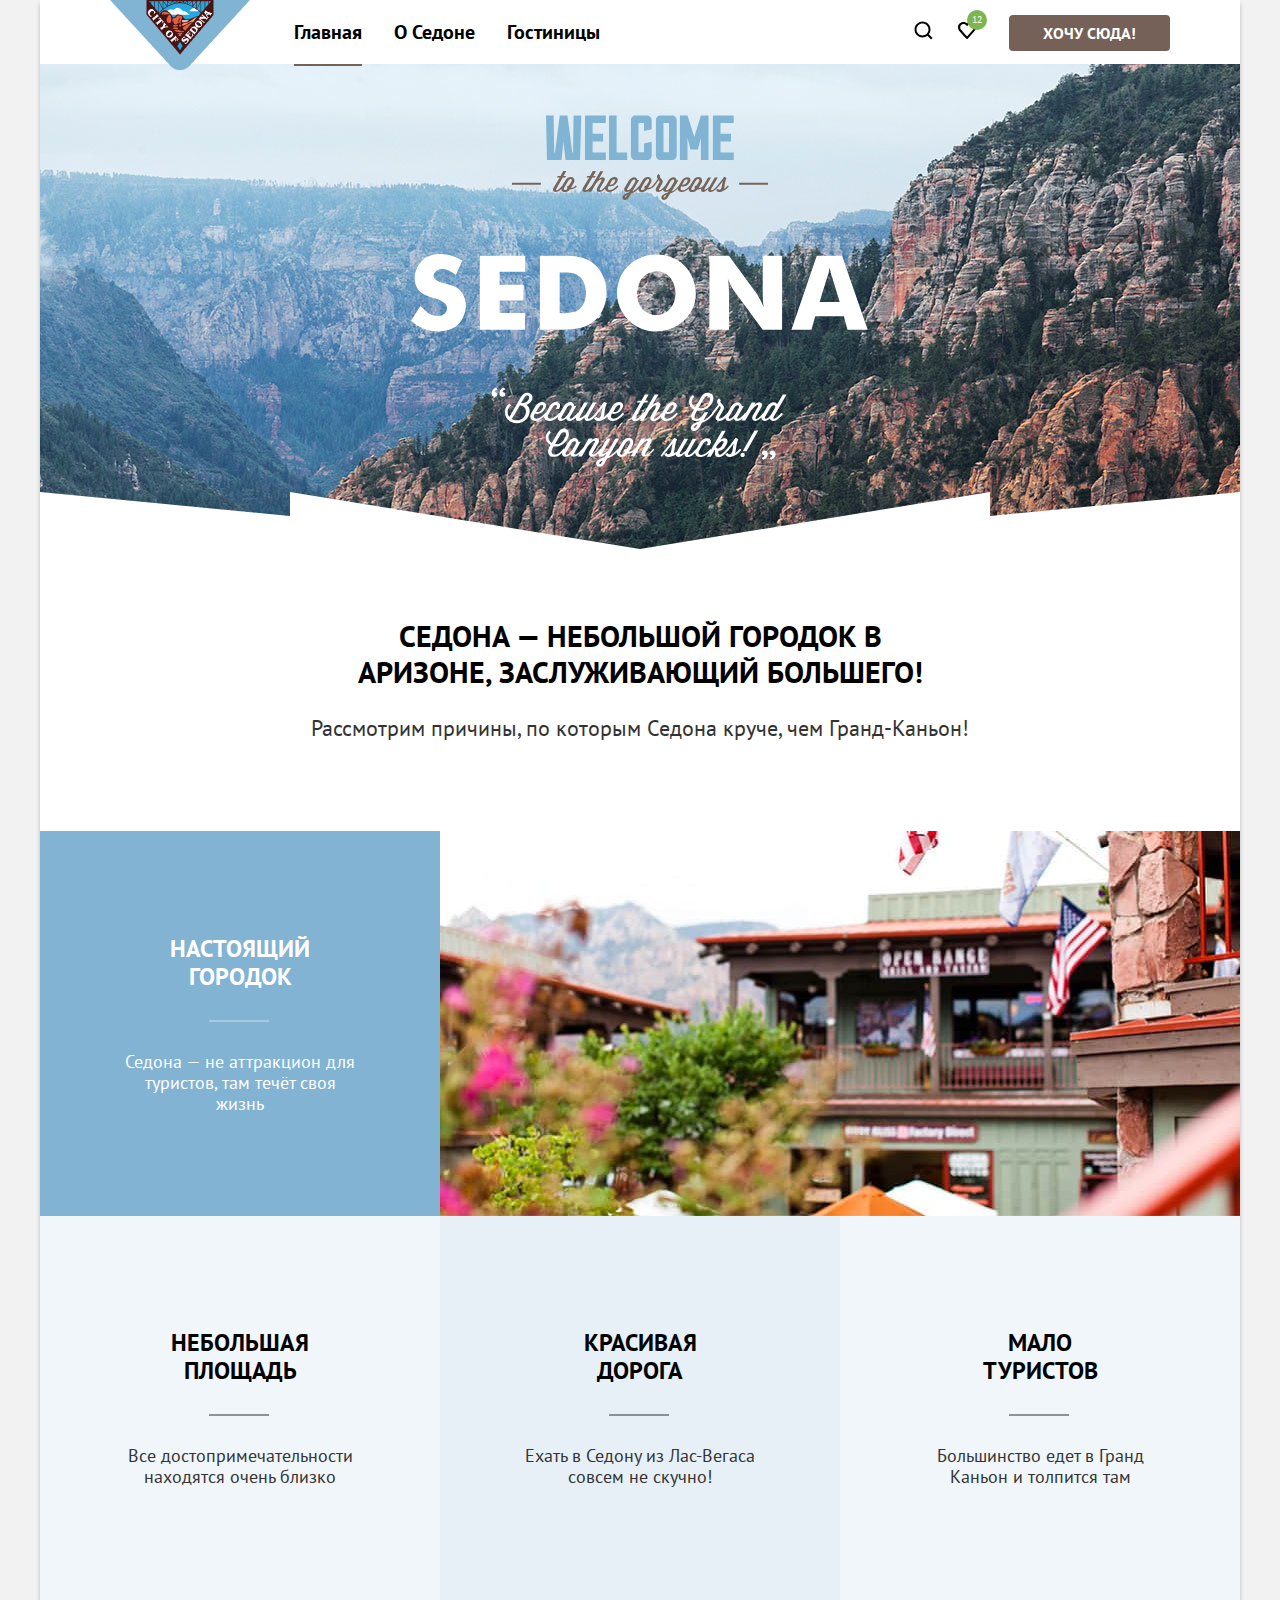
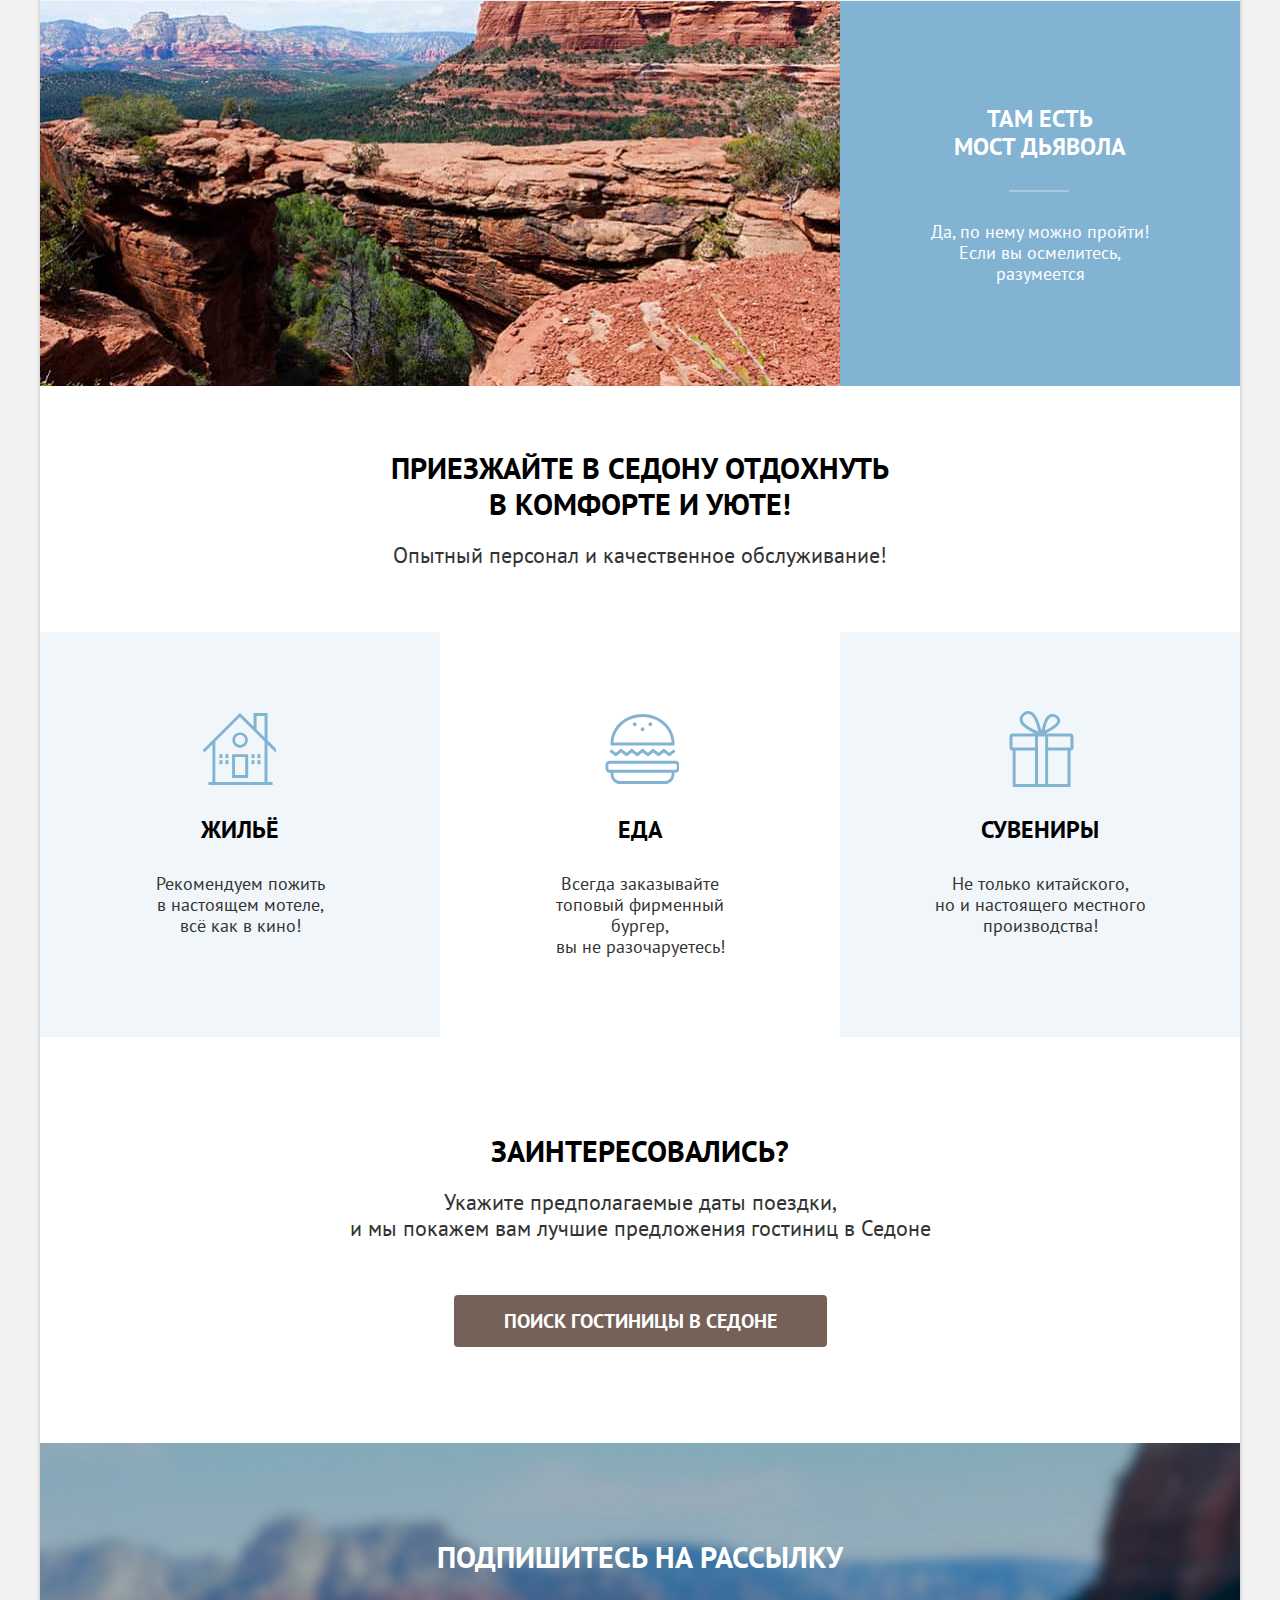
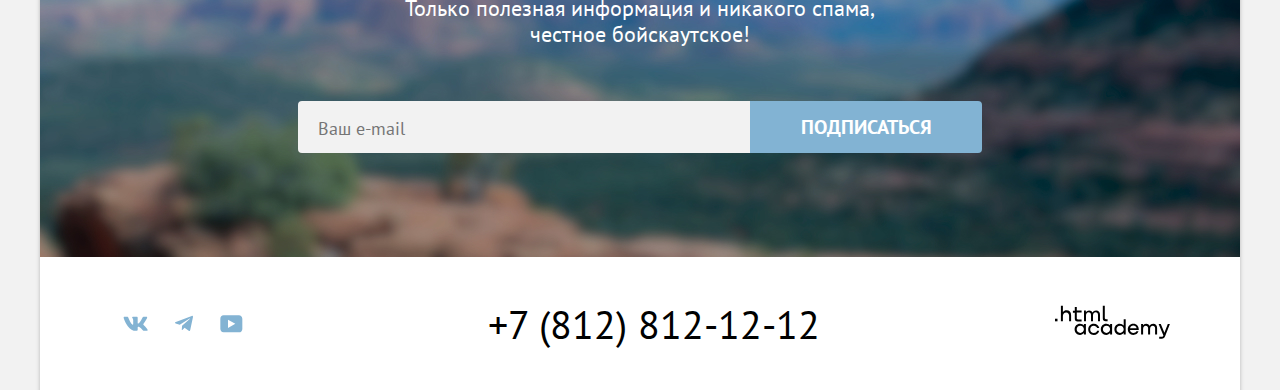
<file: index.html>
<!DOCTYPE html>
<html lang="ru">

  <head>
    <meta charset="utf-8">
    <link rel="icon" type="image/png" sizes="32x32" href="img/favicon.png">
    <link rel="stylesheet" href="css/style.css">
    <title>HTML Academy: Седона</title>
  </head>

  <body>
    <div class="container">
      <header class="main-header" data-test="header">
        <div class="header-wrapper">
          <nav class="navigation">
            <a href="index.html" class="logo-link">
              <img src="img/logo.png" alt="Логотип Седона." class="logo" width="140" height="70">
            </a>
            <ul class="nav-list">
              <li class="nav-item"><a href="index.html" class="nav-link nav-link-current">Главная</a></li>
              <li class="nav-item"><a href="#" class="nav-link">О Седоне</a></li>
              <li class="nav-item"><a href="catalog.html" class="nav-link">Гостиницы</a></li>
            </ul>
            <ul class="nav-list nav-list-user">
              <li class="nav-item">
                <a href="#" class="nav-link nav-link-search">
                  <span class="visually-hidden search">Поиск.
                  </span>
                  <svg width="20" height="20" viewBox="0 0 20 20" fill="none" xmlns="http://www.w3.org/2000/svg">
                    <path
                      d="M19.5 18.0083L15.8 14.3287C16.8 13.0359 17.5 11.3453 17.5 9.4558C17.5 5.08011 13.9 1.5 9.5 1.5C5.1 1.5 1.5 5.17956 1.5 9.55525C1.5 13.9309 5.1 17.511 9.5 17.511C11.3 17.511 13 16.9144 14.4 15.8204L18.1 19.5L19.5 18.0083ZM9.5 15.5221C6.2 15.5221 3.5 12.837 3.5 9.55525C3.5 6.27348 6.2 3.5884 9.5 3.5884C12.8 3.5884 15.5 6.27348 15.5 9.55525C15.5 12.837 12.8 15.5221 9.5 15.5221Z"
                      fill="currentColor" />
                  </svg>
                </a>
              </li>
              <li class="nav-item">
                <a href="#" class="nav-link nav-link-favorite">
                  <span class="visually-hidden favorite">Избранное.</span>
                  <svg width="20" height="20" viewBox="0 0 20 20" fill="none" xmlns="http://www.w3.org/2000/svg">
                    <path
                      d="M9.9 19C9.6 19 9.3 18.9 9.1 18.6C3.7 12.5 2.4 11.1 2.1 10.7C1.4 9.8 1 8.6 1 7.4C1 4.4 3.4 2 6.5 2C7.8 2 9 2.5 10 3.3C11 2.5 12.3 2 13.5 2C16.5 2 19 4.4 19 7.4C19 8.7 18.5 9.9 17.7 10.8L10.7 18.7C10.5 18.9 10.3 19 9.9 19ZM3.9 9.5C4.2 9.9 7.4 13.5 10 16.4L16.2 9.4C16.7 8.9 16.9 8.2 16.9 7.4C16.9 5.6 15.4 4.1 13.6 4.1C12.6 4.1 11.6 4.6 10.9 5.4C10.6 5.7 10.3 5.8 10 5.8C9.7 5.8 9.4 5.6 9.2 5.4C8.5 4.6 7.5 4.1 6.5 4.1C4.7 4.1 3.2 5.6 3.2 7.4C3.1 8.3 3.5 9 3.9 9.5C3.8 9.5 3.8 9.5 3.9 9.5Z"
                      fill="currentColor" />
                  </svg>
                  <span class="many-favorite">12</span>
                </a>
              </li>
              <li class="nav-item">
                <a href="catalog.html" class="nav-link header-btn">
                  Хочу сюда!
                </a>
              </li>
            </ul>
          </nav>
        </div>
      </header>
      <main class="main-page main-container" data-test="main">

        <section class="hero" data-test="hero">
          <h1 class="hero-title visually-hidden">добро пожаловать в великолепную Седону.</h1>
          <img class="hero-img" src="img/index/welcome.svg" alt="добро пожаловать в великолепную Седону." width="458"
            height="352">

        </section>

        <section class="advantages" data-test="advantages">
          <h2 class="about-title">Седона — небольшой городок в Аризоне,
            заслуживающий большего!</h2>
          <p class="about-subtitle">Рассмотрим причины, по которым Седона круче, чем Гранд-Каньон!</p>
          <ul class="advatages-list">
            <li class="advantages-item ai-1 ">
              <div class="advantages-grid-container">
                <h3 class="advantages-title advantages-title-white">Настоящий городок</h3>
                <p class="advantages-subtitle advantages-subtitle-white">Седона — не аттракцион для туристов, там
                  течёт
                  своя жизнь</p>
              </div>
              <img src="img/index/city.jpg" alt="Фото города Седона." class="advantages-image" width="800" height="385">
            </li>
            <li class="advantages-item ai-2">
              <div class="advantages-item-wrapper">
                <h3 class="advantages-title">Небольшая
                  площадь</h3>
                <p class="advantages-subtitle">Все достопримечательности находятся очень близко</p>
              </div>
            </li>
            <li class="advantages-item ai-3">
              <div class="advantages-item-wrapper">
                <h3 class="advantages-title">Красивая
                  дорога</h3>
                <p class="advantages-subtitle">Ехать в Седону из Лас-Вегаса совсем не скучно!</p>
              </div>
            </li>
            <li class="advantages-item ai-4">
              <div class="advantages-item-wrapper">
                <h3 class="advantages-title">Мало
                  туристов</h3>
                <p class="advantages-subtitle">Большинство едет в Гранд Каньон и толпится там</p>
              </div>
            </li>
            <li class="advantages-item ai-5 ">
              <img src="img/index/bridge.jpg" alt="Картинка моста дьявола." class="advantages-image" width="800"
                height="385">
              <div class="advantages-grid-container">
                <h3 class="advantages-title advantages-title-white">Там есть <br> мост дьявола</h3>
                <p class="advantages-subtitle advantages-subtitle-white">Да, по нему можно пройти! Если вы
                  осмелитесь, разумеется</p>
              </div>
            </li>
          </ul>
        </section>

        <section class="features" data-test="service">
          <h2 class="features-title">Приезжайте в Седону отдохнуть в комфорте и уюте!</h2>
          <p class="features-subtitle">Опытный персонал и качественное обслуживание!</p>

          <ul class="features-list">
            <li class="features-item">
              <h3 class="features-list-title features-list-title-house">Жильё</h3>
              <p class="features-text">Рекомендуем пожить <br> в настоящем мотеле, <br>
                всё как в кино!</p>
            </li>
            <li class="features-item">
              <h3 class="features-list-title features-list-title-food">Еда</h3>
              <p class="features-text">Всегда заказывайте <br>
                топовый фирменный бургер, <br> вы не разочаруетесь!</p>
            </li>
            <li class="features-item">
              <h3 class="features-list-title features-list-title-gift">Сувениры</h3>
              <p class="features-text">Не только китайского, <br>
                но и настоящего местного <br> производства!</p>
            </li>
          </ul>
        </section>

        <section class="search-section" data-test="search">
          <div class="search-section-wrapper">
            <h2 class="search-title">Заинтересовались?</h2>
            <p class="search-subtitle">Укажите предполагаемые даты поездки, <br> и мы покажем вам лучшие предложения
              гостиниц в
              Седоне</p>
            <a class="search-link" href="catalog.html">ПОИСК ГОСТИНИЦЫ В седоне</a>
          </div>
        </section>

        <section class="mailing" data-test="subscribe">
          <h2 class="mailing-title">Подпишитесь на рассылку</h2>
          <p class="mailing-subtitle">Только полезная информация и никакого спама, честное бойскаутское!</p>
          <form class="mailing-form" action="https://echo.htmlacademy.ru/" method="post">
            <label class="mailing-label">
              <input class="mailing-input" type="email" placeholder="Ваш e-mail" name="email" required>
            </label>
            <button class="mailing-button button" type="submit">Подписаться</button>
          </form>

        </section>
      </main>

      <footer class="main-footer" data-test="footer">
        <div class="main-footer-wrapper">
          <ul class="social-list">
            <li class="social-item">
              <a href="https://vk.com/htmlacademy" class="social-link">
                <span class="visually-hidden">VK.</span>
                <svg width="25" height="15" viewBox="0 0 25 15" fill="none" xmlns="http://www.w3.org/2000/svg">
                  <path fill-rule="evenodd" clip-rule="evenodd"
                    d="M24.1164 1.80445C24.2824 1.25845 24.1164 0.856445 23.3214 0.856445H20.6964C20.0284 0.856445 19.7204 1.20345 19.5534 1.58645C19.5534 1.58645 18.2184 4.78245 16.3274 6.85845C15.7154 7.46045 15.4374 7.65145 15.1034 7.65145C14.9364 7.65145 14.6854 7.46045 14.6854 6.91345V1.80445C14.6854 1.14845 14.5014 0.856445 13.9454 0.856445H9.81738C9.40038 0.856445 9.14938 1.16045 9.14938 1.44945C9.14938 2.07045 10.0954 2.21445 10.1924 3.96245V7.76045C10.1924 8.59345 10.0394 8.74444 9.70538 8.74444C8.81538 8.74444 6.65038 5.53345 5.36538 1.85945C5.11638 1.14445 4.86438 0.856445 4.19338 0.856445H1.56638C0.816382 0.856445 0.666382 1.20345 0.666382 1.58645C0.666382 2.26845 1.55638 5.65645 4.81138 10.1374C6.98138 13.1974 10.0364 14.8564 12.8194 14.8564C14.4884 14.8564 14.6944 14.4884 14.6944 13.8534V11.5404C14.6944 10.8034 14.8524 10.6564 15.3814 10.6564C15.7714 10.6564 16.4384 10.8484 17.9964 12.3234C19.7764 14.0724 20.0694 14.8564 21.0714 14.8564H23.6964C24.4464 14.8564 24.8224 14.4884 24.6064 13.7604C24.3684 13.0364 23.5184 11.9854 22.3914 10.7384C21.7794 10.0284 20.8614 9.26345 20.5824 8.88045C20.1934 8.38945 20.3044 8.17044 20.5824 7.73345C20.5824 7.73345 23.7824 3.30745 24.1154 1.80445H24.1164Z"
                    fill="#83B3D3" />
                </svg>
              </a>
            </li>
            <li class="social-item">
              <a href="https://t.me/htmlacademy" class="social-link">
                <span class="visually-hidden">Telegram.</span>
                <svg width="18" height="17" viewBox="0 0 18 17" fill="none" xmlns="http://www.w3.org/2000/svg">
                  <path
                    d="M16.785 0.955705L0.840489 7.1042C-0.247661 7.54126 -0.241365 8.14828 0.640845 8.41897L4.73445 9.69597L14.2058 3.72014C14.6537 3.44766 15.0629 3.59424 14.7265 3.89281L7.05283 10.8183H7.05103L7.05283 10.8192L6.77045 15.0387C7.18413 15.0387 7.36669 14.8489 7.59871 14.625L9.58705 12.6915L13.7229 15.7464C14.4855 16.1664 15.0332 15.9506 15.2229 15.0405L17.9379 2.2453C18.2158 1.13107 17.5126 0.626562 16.785 0.955705Z"
                    fill="#83B3D3" />
                </svg>
              </a>
            </li>
            <li class="social-item">
              <a href="https://www.youtube.com/user/htmlacademyru " class="social-link">
                <span class="visually-hidden">Youtube.</span>
                <svg width="23" height="18" viewBox="0 0 23 18" fill="none" xmlns="http://www.w3.org/2000/svg">
                  <path
                    d="M18.9402 0.356445H3.50738C1.64668 0.356445 0.333252 1.9502 0.333252 3.75645V13.8502C0.333252 15.7627 1.64668 17.3564 3.50738 17.3564H19.1591C20.8009 17.3564 22.3333 15.7627 22.3333 13.9564V3.75645C22.1143 1.9502 20.8009 0.356445 18.9402 0.356445ZM7.99494 12.8939V4.81894L15.3283 8.85645L7.99494 12.8939Z"
                    fill="#83B3D3" />
                </svg>
              </a>
            </li>
          </ul>

          <address class="tel">
            <a href="tel:+78128121212" class="number">+7 (812) 812-12-12</a>
          </address>

          <a href="https://htmlacademy.ru/" class="htmlacademy-link">
            <svg xmlns="http://www.w3.org/2000/svg" width="115" height="34" viewBox="0 0 115 34" fill="none">
              <path d="M0 13.7232V16.3232H2.5V13.7232H0Z" fill="currentColor" />
              <path
                d="M11.6 5.32324C10 5.32324 8.8 6.02324 8 7.02324H7.9V0.823242H5.9V16.3232H7.9V11.0232C7.9 8.92324 9.2 7.42324 11.2 7.42324C13 7.42324 14.1 8.82324 14.1 10.6232V16.3232H16.1V10.2232C16.2 7.22324 14.3 5.32324 11.6 5.32324Z"
                fill="currentColor" />
              <path
                d="M26.6 5.62324H21.8V1.92324H19.8V5.72324H17.9V7.72324H19.8V13.7232C19.8 15.4232 20.8 16.4232 22.5 16.4232H26.6V14.4232H22.9C22.2 14.4232 21.8 14.0232 21.8 13.3232V7.62324H26.6V5.62324Z"
                fill="currentColor" />
              <path
                d="M41.1 5.42324C39.5 5.42324 38.2 6.22324 37.6 7.52324H37.5C36.9 6.32324 35.7 5.42324 34.1 5.42324C32.7 5.42324 31.6 6.22324 31 7.22324H30.9V5.62324H29V16.2232H31V10.8232C31 8.82324 32 7.32324 33.6 7.32324C35.1 7.32324 36 8.32324 36 9.92324V16.2232H38V10.6232C38 8.22324 39.4 7.32324 40.6 7.32324C42.1 7.32324 43 8.32324 43 9.92324V16.2232H45V9.72324C45.1 7.22324 43.6 5.42324 41.1 5.42324Z"
                fill="currentColor" />
              <path
                d="M47.8 13.5232C47.8 15.2232 48.8 16.2232 50.6 16.2232H52.6V14.2232H50.9C50.2 14.2232 49.8 13.8232 49.8 13.1232V0.823242H47.8V13.5232Z"
                fill="currentColor" />
              <path
                d="M28.9 20.5232C28 19.4232 26.7 18.7232 25 18.7232C21.9 18.7232 19.6 21.0232 19.6 24.3232C19.6 27.6232 21.9 29.9232 25 29.9232C26.8 29.9232 28 29.1232 28.8 28.0232H28.9V29.6232H30.9V19.0232H28.9V20.5232ZM25.3 27.9232C23.1 27.9232 21.7 26.3232 21.7 24.3232C21.7 22.3232 23.1 20.7232 25.3 20.7232C27.5 20.7232 28.9 22.3232 28.9 24.3232C28.9 26.2232 27.5 27.9232 25.3 27.9232Z"
                fill="currentColor" />
              <path
                d="M44.2 22.8232C43.7 20.4232 41.6 18.7232 38.8 18.7232C35.4 18.7232 33.2 21.2232 33.2 24.3232C33.2 27.4232 35.4 29.9232 38.8 29.9232C41.6 29.9232 43.7 28.1232 44.2 25.7232H42.1C41.7 27.0232 40.4 28.0232 38.8 28.0232C36.6 28.0232 35.2 26.4232 35.2 24.4232C35.2 22.4232 36.6 20.8232 38.8 20.8232C40.4 20.8232 41.6 21.8232 42.1 23.0232H44.2V22.8232Z"
                fill="currentColor" />
              <path
                d="M55.1 20.5232C54.2 19.4232 52.9 18.7232 51.2 18.7232C48.1 18.7232 45.8 21.0232 45.8 24.3232C45.8 27.6232 48.1 29.9232 51.2 29.9232C53 29.9232 54.2 29.1232 55 28.0232H55.1V29.6232H57.1V19.0232H55.1V20.5232ZM51.5 27.9232C49.3 27.9232 47.9 26.3232 47.9 24.3232C47.9 22.3232 49.3 20.7232 51.5 20.7232C53.7 20.7232 55.1 22.3232 55.1 24.3232C55.1 26.2232 53.6 27.9232 51.5 27.9232Z"
                fill="currentColor" />
              <path
                d="M68.7 20.6232C67.8 19.5232 66.5 18.7232 64.8 18.7232C61.7 18.7232 59.4 21.0232 59.4 24.3232C59.4 27.6232 61.6 29.9232 64.8 29.9232C66.5 29.9232 67.8 29.1232 68.6 28.1232H68.7V29.6232H70.7V14.2232H68.7V20.6232ZM65.1 27.9232C62.9 27.9232 61.5 26.3232 61.5 24.3232C61.5 22.3232 62.9 20.7232 65.1 20.7232C67.3 20.7232 68.7 22.3232 68.7 24.3232C68.6 26.3232 67.2 27.9232 65.1 27.9232Z"
                fill="currentColor" />
              <path
                d="M78.3 18.7232C75 18.7232 72.8 21.2232 72.8 24.3232C72.8 27.3232 74.9 29.9232 78.3 29.9232C80.8 29.9232 82.8 28.6232 83.5 26.3232H81.4C80.9 27.3232 79.8 27.9232 78.4 27.9232C76.5 27.9232 75.1 26.6232 75 25.0232H83.8C84 21.4232 81.8 18.7232 78.3 18.7232ZM78.3 20.6232C80 20.6232 81.3 21.6232 81.6 23.2232H75.1C75.4 21.7232 76.6 20.6232 78.3 20.6232Z"
                fill="currentColor" />
              <path
                d="M98.2 18.7232C96.6 18.7232 95.3 19.5232 94.6 20.7232H94.5C93.9 19.5232 92.7 18.7232 91.1 18.7232C89.7 18.7232 88.6 19.4232 88 20.5232V19.0232H86.1V29.6232H88.1V24.2232C88.1 22.2232 89.1 20.8232 90.7 20.7232C92.2 20.7232 93.1 21.7232 93.1 23.3232V29.6232H95.1V24.0232C95.1 21.6232 96.5 20.7232 97.7 20.7232C99.2 20.7232 100.1 21.7232 100.1 23.3232V29.6232H102.1V23.1232C102.2 20.5232 100.7 18.7232 98.2 18.7232Z"
                fill="currentColor" />
              <path
                d="M109.4 27.8232L105.8 18.9232H103.6L108.4 30.5232C108.1 31.4232 107.7 31.7232 106.7 31.7232H104.2V33.7232H106.7C108.5 33.7232 109.5 32.9232 110.2 31.1232L114.9 18.9232H112.8L109.4 27.8232Z"
                fill="currentColor" />
            </svg>
          </a>
        </div>
      </footer>

      <div class="modal-container modal-container-closed">
        <div class="modal">
          <button class="modal-close" type="button"><span class="visually-hidden">Закрыть модальное окно.</span>
          </button>
          <h1 class="modal-title">Поиск гостиницы в седоне</h1>
          <form action="https://echo.htmlacademy.ru/" class="modal-form">

            <fieldset class="modal-fieldset">
              <label class="date-to">
                <span class="label-text-to">Дата Заезда:</span>
                <input type="text" class="date-to-input modal-input" value="27 апреля 2020" required>
              </label>
              <span class="date-to-text">Мы не можем отправить вас в прошлое.</span>
              <label class="date-from">
                <span class="label-text-from">Дата выезда:</span>
                <input type="text" class="date-from-input modal-input" value="1 сентября 2023" required>
              </label>
              <span class="date-from-text">На эти даты есть свободные номера. Пока есть.</span>
              <div class="person">
                <label for="adult-quantity" class="person-adult">Взрослые:</label>
                <div class="modal-input-btn">
                  <button type="button" class="btn-input btn-input-minus"><span class="visually-hidden">Уменьшает число
                      взрослых.</span>
                    <svg class="btn-input-svg" width="20" height="20" viewBox="0 0 20 20" fill="none"
                      xmlns="http://www.w3.org/2000/svg">
                      <path d="M3 9V11H17V9H3Z" fill="#7561574D" />
                    </svg>
                  </button>
                  <input id="adult-quantity" type="number" class="person-quantity" value="2" required>
                  <button class="btn-input btn-input-plus" type="button"><span class="visually-hidden">Увеличивает число
                      взрослых.</span>
                    <svg class="btn-input-svg" width="20" height="20" viewBox="0 0 20 20" fill="none"
                      xmlns="http://www.w3.org/2000/svg">
                      <path d="M17 9H11V3H9V9H3V11H9V17H11V11H17V9Z" fill="#7561574D" />
                    </svg>
                  </button>
                </div>
                <span class="person-child">
                  <label class="person-child" for="child-quantity">Дети:</label>
                  <span class="tooltip">
                    <button class="tooltip-toggle" type="button" aria-labelledby="tooltip-label-date">
                      <svg class="tooltip-icon" xmlns="http://www.w3.org/2000/svg" width="2" height="12"
                        viewBox="0 0 2 12" fill="none">
                        <path fill-rule="evenodd" clip-rule="evenodd" d="M0 0H2V2H0V0ZM2 12H0V3H2V12Z" fill="white" />
                      </svg>
                    </button>
                    <span class="tooltip-text" role="tooltip" id="tooltip-label-date">Укажите количество детей, которые
                      будут с вами, возраст которых от 6 до 18 лет. Дети до 6 лет
                      размещаются бесплатно.</span>
                  </span>
                </span>
                <div class="modal-input-btn">
                  <button class="btn-input btn-input-minus" type="button"><span class="visually-hidden">Уменьшает число
                      детей.</span>
                    <svg class="btn-input-svg" width="20" height="20" viewBox="0 0 20 20" fill="none"
                      xmlns="http://www.w3.org/2000/svg">
                      <path d="M3 9V11H17V9H3Z" fill="#7561574D" />
                    </svg>
                  </button>
                  <input type="number" class="person-quantity" id="child-quantity" value="2" required>
                  <button class="btn-input btn-input-plus" type="button"><span class="visually-hidden">Увеличивает число
                      детей.</span>
                    <svg class="btn-input-svg" width="20" height="20" viewBox="0 0 20 20" fill="none"
                      xmlns="http://www.w3.org/2000/svg">
                      <path d="M17 9H11V3H9V9H3V11H9V17H11V11H17V9Z" fill="#7561574D" />
                    </svg>
                  </button>
                </div>
              </div>

              <button type="submit" class="modal-btn">Найти</button>
            </fieldset>

          </form>
        </div>
      </div>
    </div>

  </body>

</html>
</file>
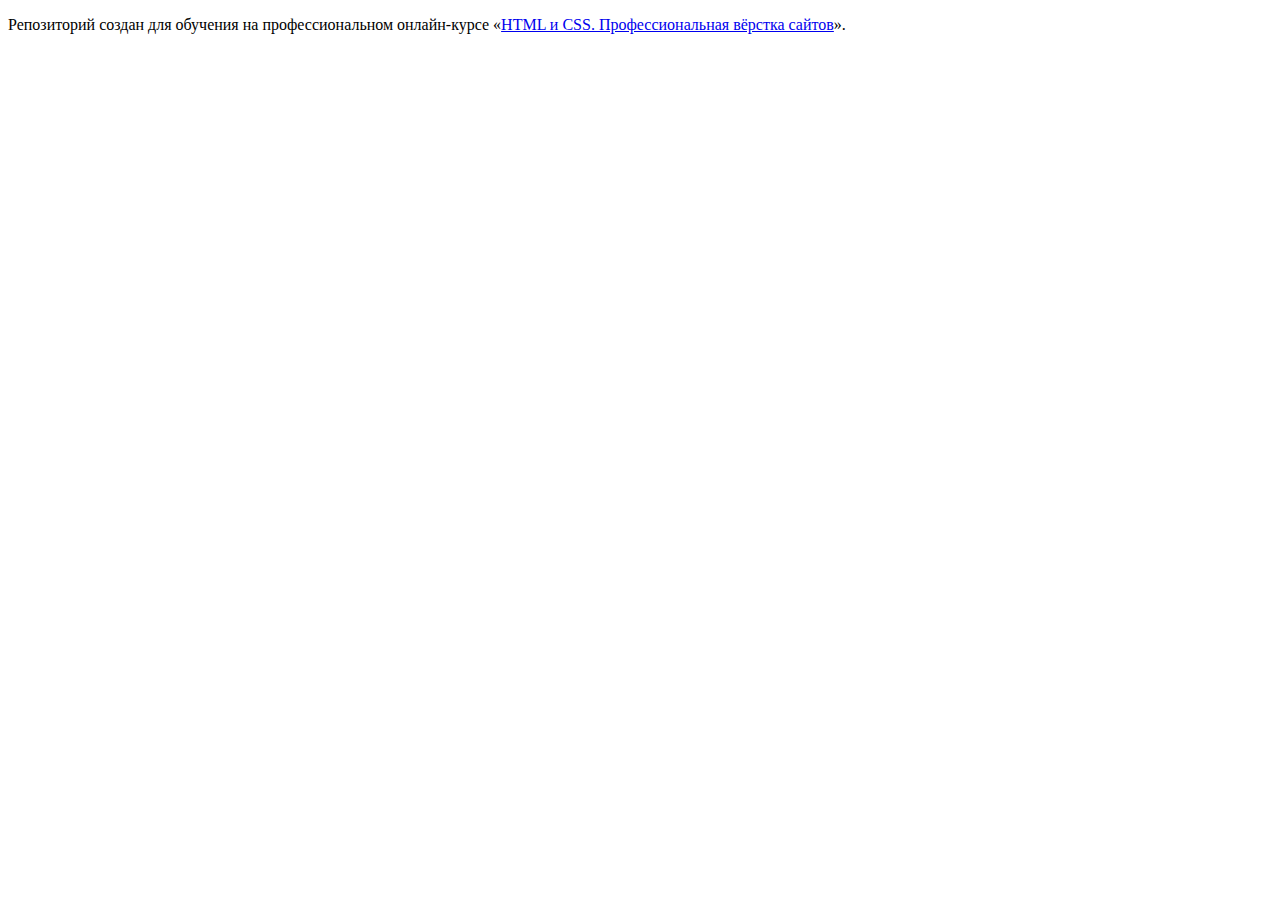
<file: 1/index.html>
<!DOCTYPE html>
<html lang="ru">
  <head>
    <meta charset="utf-8">
    <title>HTML Academy: Седона</title>
    <base href="https://htmlacademy-htmlcss.github.io/2376057-sedona-38/1/">
</head>
  <body>

    <p>Репозиторий создан для обучения на профессиональном онлайн‑курсе «<a href="https://htmlacademy.ru/intensive/htmlcss">HTML и CSS. Профессиональная вёрстка сайтов</a>».</p>

  </body>
</html>
</file>
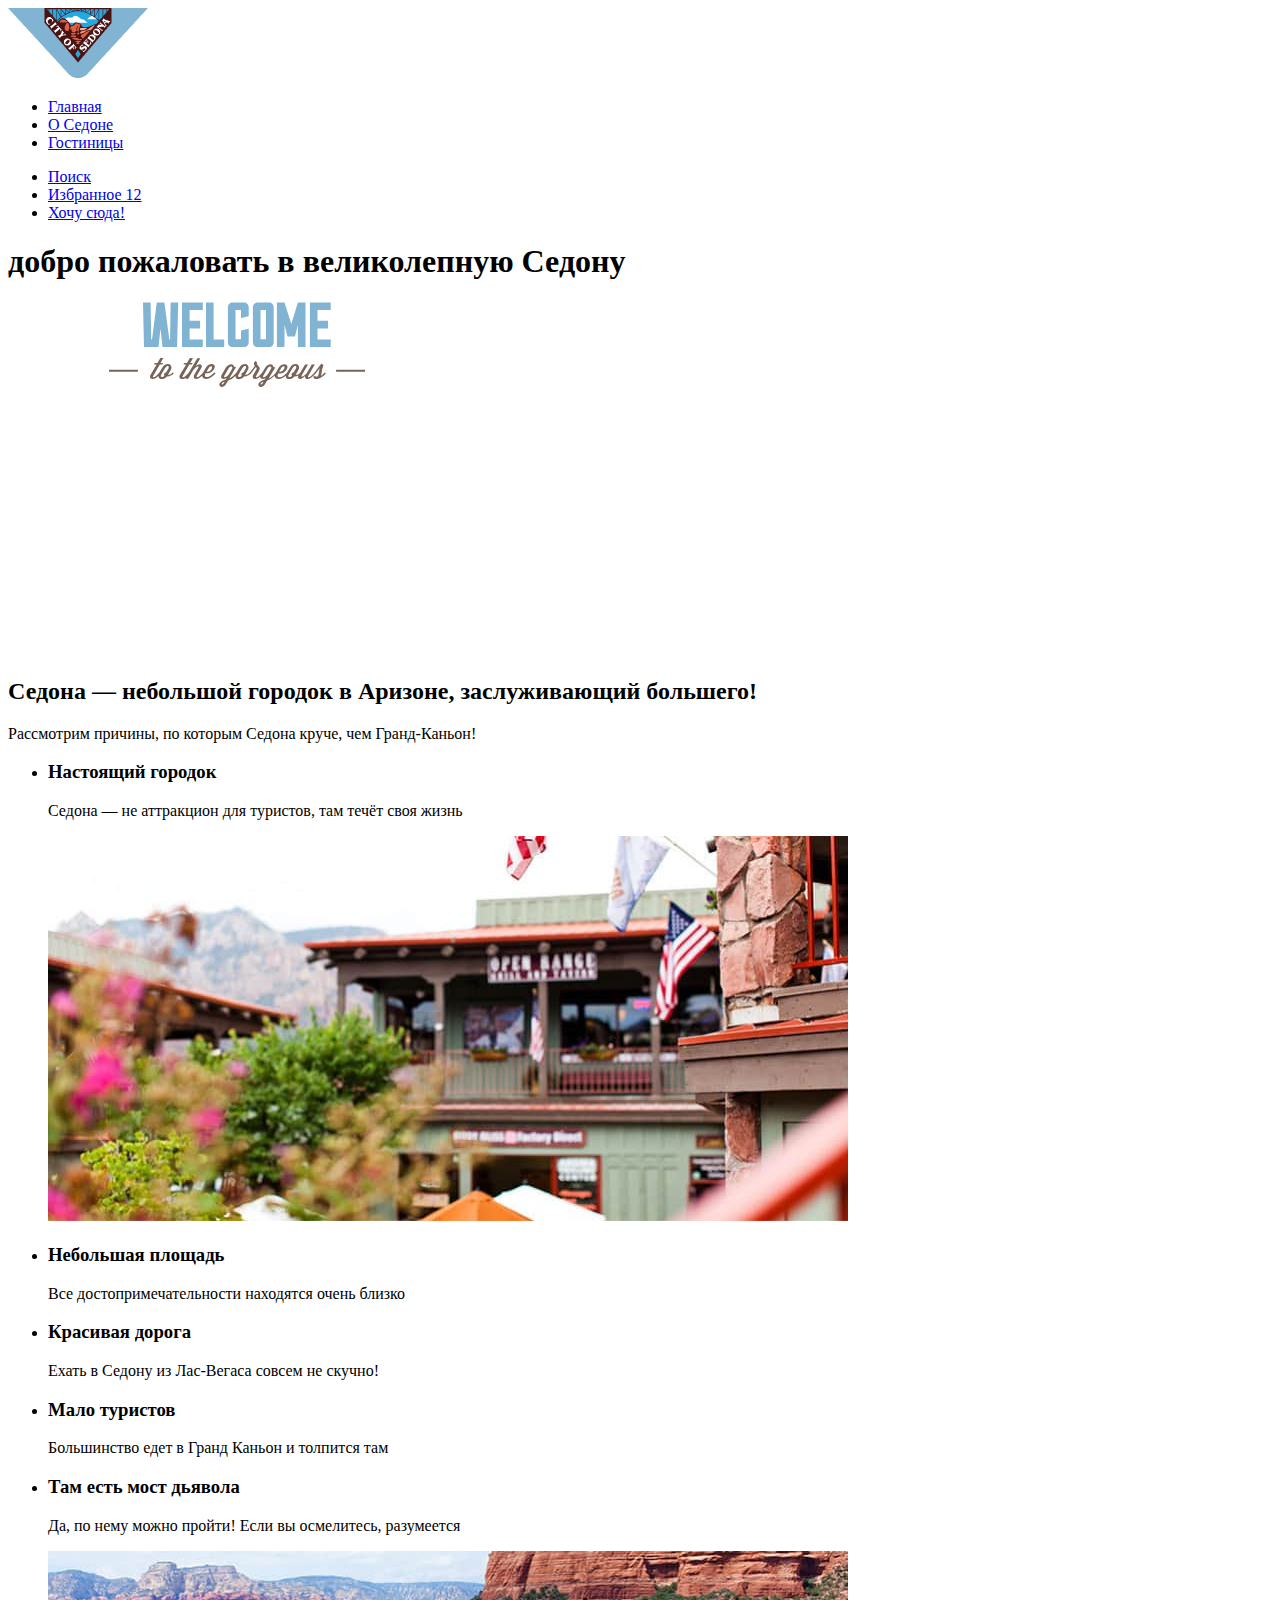
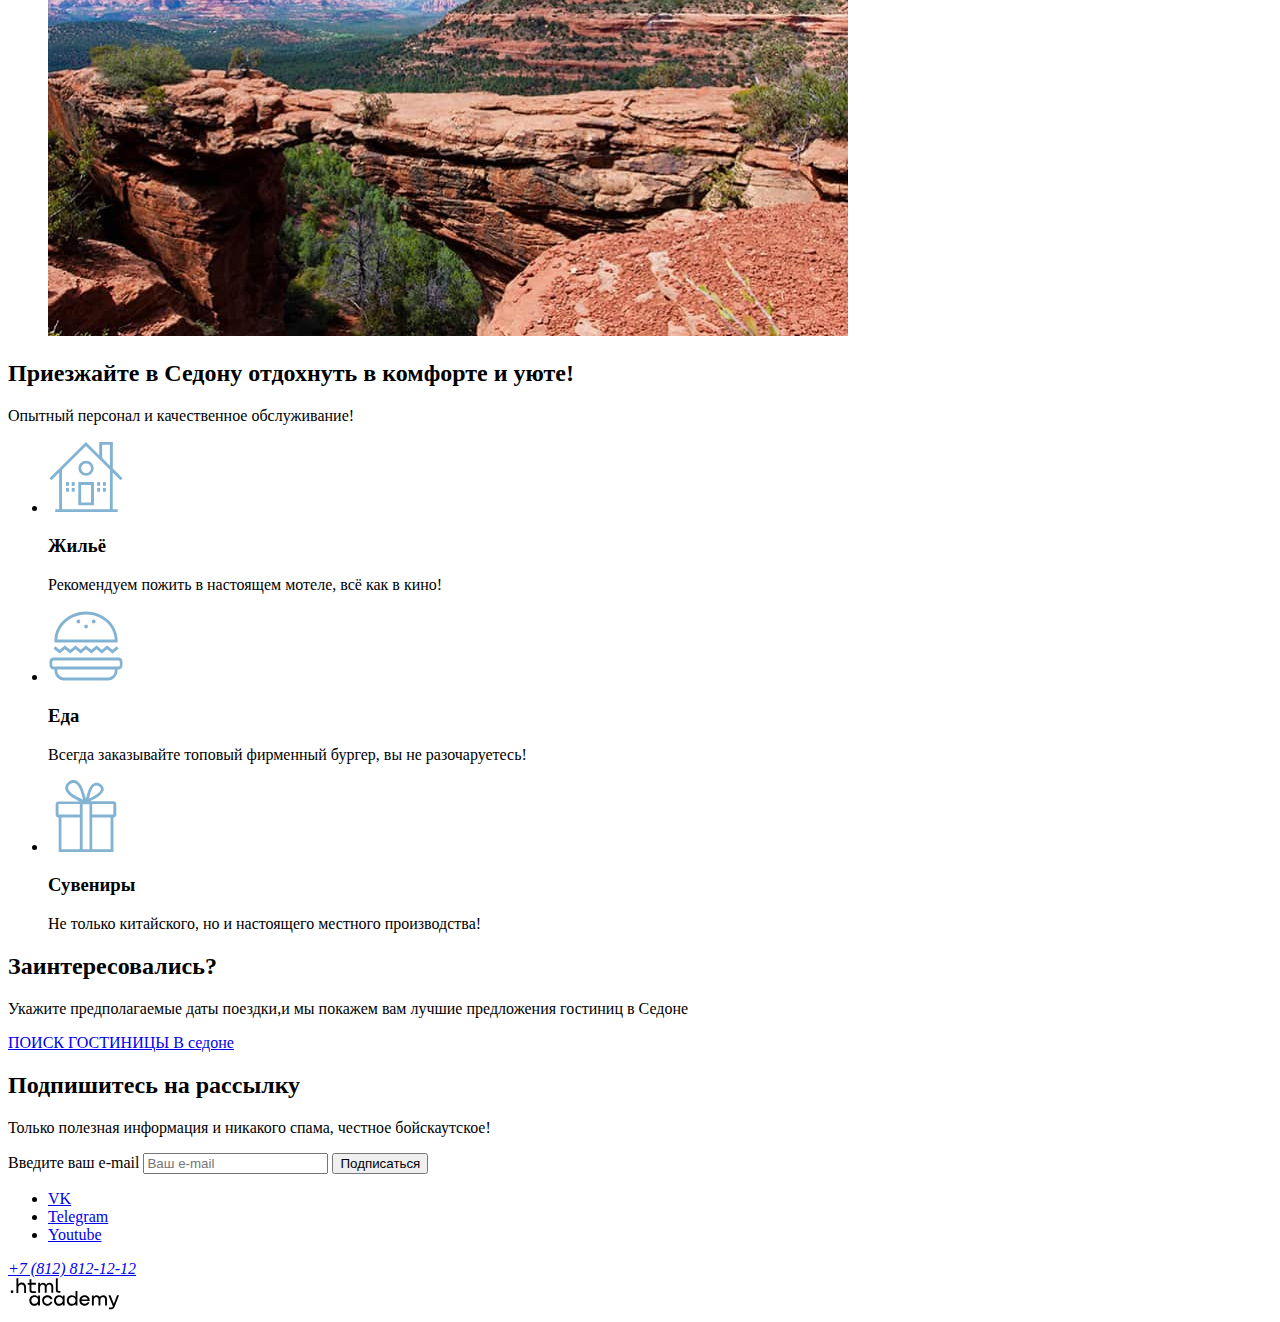
<file: 3/index.html>
<!DOCTYPE html>
<html lang="ru">

  <head>
    <meta charset="utf-8">
    <title>HTML Academy: Седона</title>
    <base href="https://htmlacademy-htmlcss.github.io/2376057-sedona-38/3/">
</head>

  <body>

    <header class="main-header">
      <nav class="navigation">
        <a href="index.html" class="logo-link">
          <img src="img/logo.png" alt="Логотип Седона" class="logo" width="140" height="70">
        </a>
        <ul class="nav-list">
          <li class="nav-item"><a href="#" class="nav-link nav-link-current">Главная</a></li>
          <li class="nav-item"><a href="#" class="nav-link">О Седоне</a></li>
          <li class="nav-item"><a href="catalog.html" class="nav-link">Гостиницы</a></li>
        </ul>
        <ul class="nav-list nav-list-user">
          <li class="nav-item"><a href="#" class="nav-link">
              <span class="visually-hidden">Поиск</span>
            </a>
          </li>
          <li class="nav-item"><a href="#" class="nav-link">
              <span class="visually-hidden">Избранное 12</span>
            </a>
          </li>
          <li class="nav-item"><a href="#" class="nav-link">
              <span class="visually-hidden">Хочу сюда!</span>
            </a>
          </li>
        </ul>
      </nav>
    </header>

    <main class="main-page">

      <section class="hero">
        <h1 class="hero-title visually-hidden">добро пожаловать в великолепную Седону</h1>
        <img src="img/index/welcome.svg" alt="добро пожаловать в великолепную Седону">

      </section>

      <section class="advantages">
        <h2 class="about-title">Седона — небольшой городок в Аризоне,
          заслуживающий большего!</h2>
        <p class="about-subtitle">Рассмотрим причины, по которым Седона круче, чем Гранд-Каньон!</p>
        <ul class="advatages-list">
          <li class="advantages-item">
            <h3 class="advantages-title">Настоящий городок</h3>
            <p class="advantages-text">Седона — не аттракцион для туристов, там течёт своя жизнь</p>
            <img src="img/index/city.jpg" alt="Фото города Седона" class="advantages-image" width="800" height="385">
          </li>
          <li class="advantages-item">
            <h3 class="advantages-title">Небольшая
              площадь</h3>
            <p class="advantages-text">Все достопримечательности находятся очень близко</p>
          </li>
          <li class="advantages-item">
            <h3 class="advantages-title">Красивая
              дорога</h3>
            <p class="advantages-text">Ехать в Седону из Лас-Вегаса совсем не скучно!</p>
          </li>
          <li class="advantages-item">
            <h3 class="advantages-title">Мало
              туристов</h3>
            <p class="advantages-text">Большинство едет в Гранд Каньон и толпится там</p>
          </li>
          <li class="advantages-item">
            <h3 class="advantages-title">Там есть
              мост дьявола</h3>
            <p class="advantages-text">Да, по нему можно пройти! Если вы осмелитесь, разумеется</p>
            <img src="img/index/bridge.jpg" alt="Картинка моста дьявола" class="advantages-image" width="800"
              height="385">
          </li>
        </ul>
      </section>
      <section>
        <h2 class="features-title">Приезжайте в Седону отдохнуть в комфорте и уюте!</h2>
        <p class="features-subtitle">Опытный персонал и качественное обслуживание!</p>

        <ul class="features-list">
          <li class="features-item">
            <img src="img/index/icon-house.svg" alt="иконка жилья" class="features-icon" width="75" height="72">
            <h3 class="features-title">Жильё</h3>
            <p class="features-text">Рекомендуем пожить в настоящем мотеле,
              всё как в кино!</p>
          </li>
          <li class="features-item">
            <img src="img/index/icon-burger.svg" alt="иконка еды" class="features-icon" width="75" height="72">
            <h3 class="features-title">Еда</h3>
            <p class="features-text">Всегда заказывайте
              топовый фирменный бургер, вы не разочаруетесь!</p>
          </li>
          <li class="features-item">
            <img src="img/index/icon-present.svg" alt="иконка сувениров" class="features-icon" width="75" height="72">
            <h3 class="features-title">Сувениры</h3>
            <p class="features-text">Не только китайского,
              но и настоящего местного производства!</p>
          </li>
        </ul>
      </section>

      <section class="search-section">
        <h2 class="search-title">Заинтересовались?</h2>
        <p class="search-subtitle">Укажите предполагаемые даты поездки,и мы покажем вам лучшие предложения гостиниц в
          Седоне</p>
        <a class="search-link" href="catalog.html">ПОИСК ГОСТИНИЦЫ В седоне</a>
      </section>

      <section class="mailing">
        <h2>Подпишитесь на рассылку</h2>
        <p>Только полезная информация и никакого спама, честное бойскаутское!</p>
        <form class="mailing-form" action="https://echo.htmlacademy.ru/" method="post">
          <label class="mailing-label"> Введите ваш e-mail
            <input class="mailing-input" type="email" placeholder="Ваш e-mail" name="email" required>
            <button class="mailing-button button" type="submit">Подписаться</button>
          </label>
        </form>

      </section>
    </main>

    <footer class="main-footer">

      <ul class="social-list">
        <li class="social-item">
          <a href="#" class="social-link">
            <span class="visually-hidden">VK</span>
          </a>
        </li>
        <li class="social-item">
          <a href="#" class="social-link">
            <span class="visually-hidden">Telegram</span>
          </a>
        </li>
        <li class="social-item">
          <a href="#" class="social-link">
            <span class="visually-hidden">Youtube</span>
          </a>
        </li>
      </ul>

      <address class="tel">
        <a href="tel:+78128121212" class="number">+7 (812) 812-12-12</a>
      </address>

      <a href="https://htmlacademy.ru/" class="htmlacademy-link">
        <img src="img/footer-logo.svg" alt="Логотип HtmlAcademy" class="htmlacademy-logo" width="114" height="32">
      </a>
    </footer>






  </body>

</html>
</file>
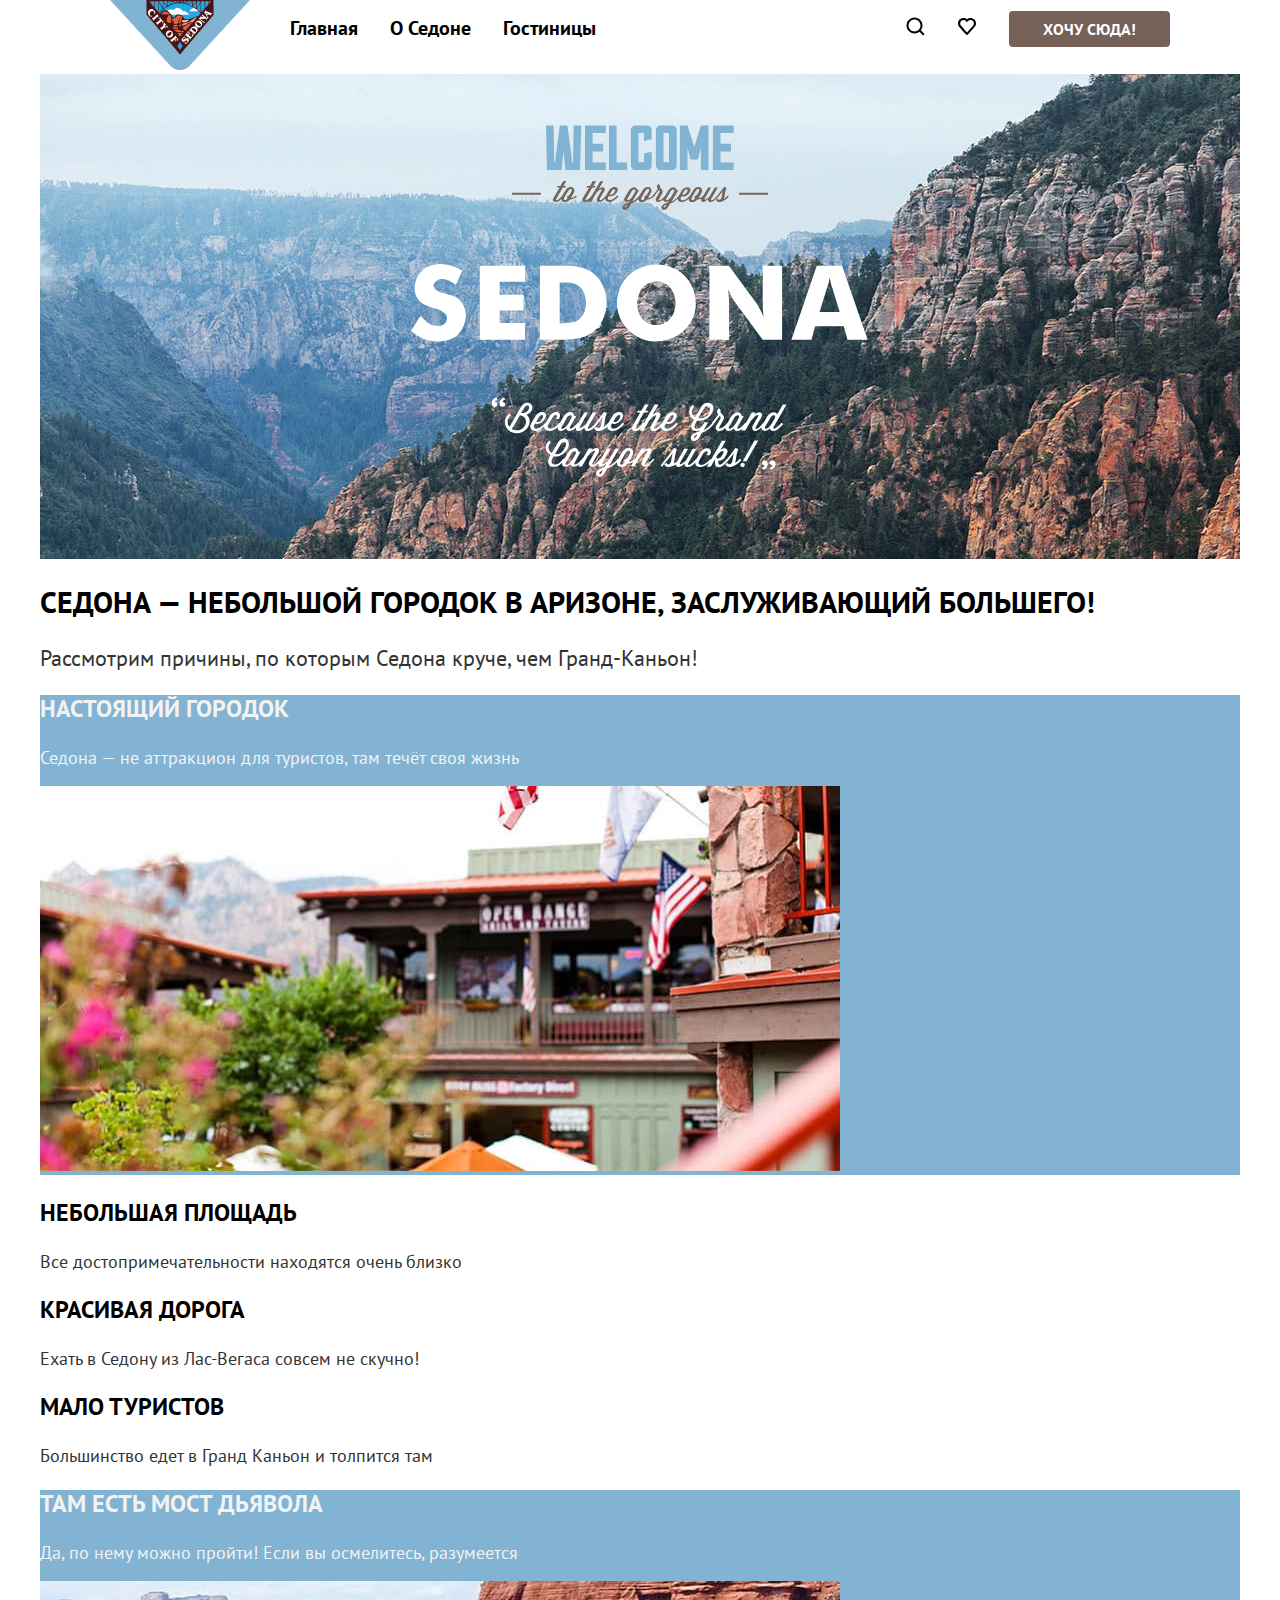
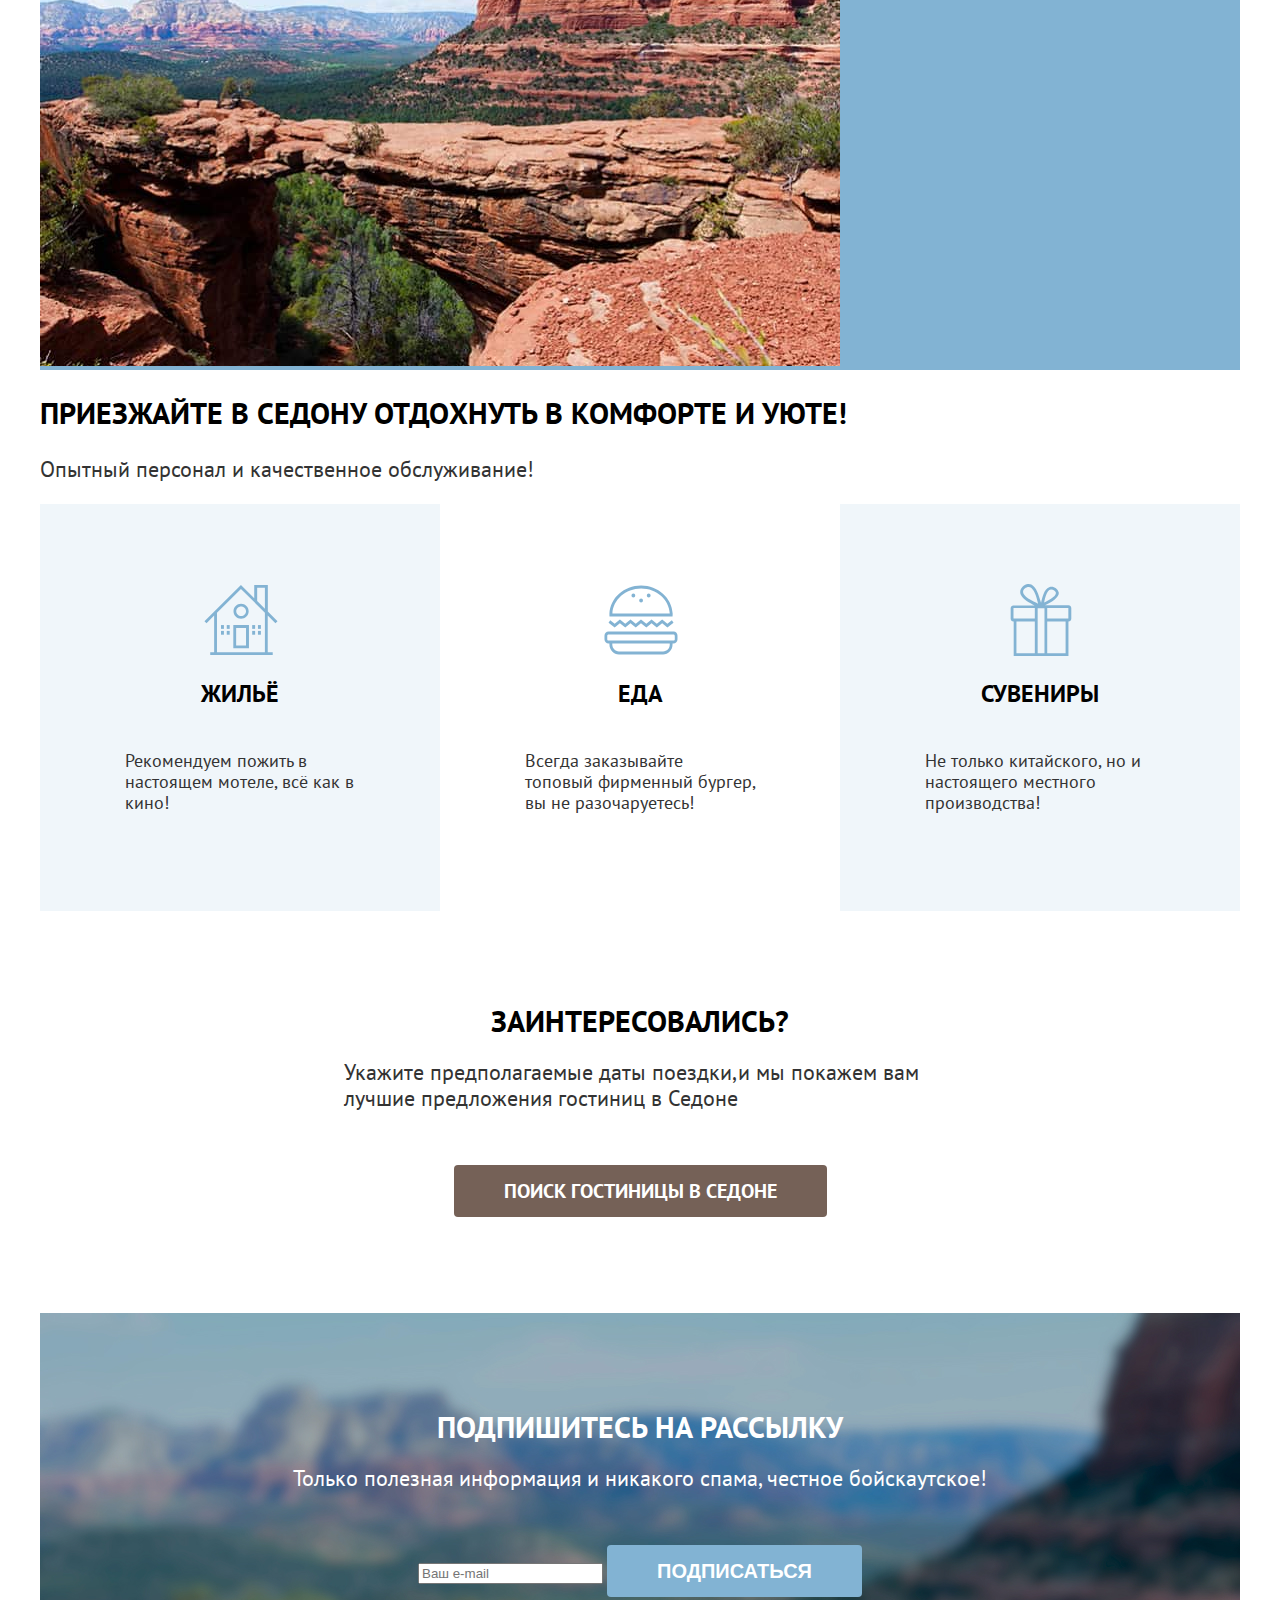
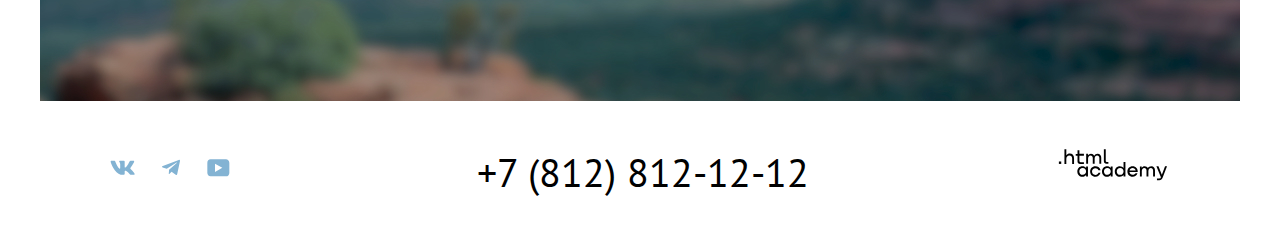
<file: 5/index.html>
<!DOCTYPE html>
<html lang="ru">

  <head>
    <meta charset="utf-8">
    <link rel="stylesheet" href="css/style.css">
    <title>HTML Academy: Седона</title>
    <base href="https://htmlacademy-htmlcss.github.io/2376057-sedona-38/5/">
</head>

  <body>

    <header class="main-header">
      <nav class="navigation">
        <a href="index.html" class="logo-link">
          <img src="img/logo.png" alt="Логотип Седона" class="logo" width="140" height="70">
        </a>
        <ul class="nav-list">
          <li class="nav-item"><a href="#" class="nav-link nav-link-current">Главная</a></li>
          <li class="nav-item"><a href="#" class="nav-link">О Седоне</a></li>
          <li class="nav-item"><a href="catalog.html" class="nav-link">Гостиницы</a></li>
        </ul>
        <ul class="nav-list nav-list-user">
          <li class="nav-item">
            <a href="#" class="nav-link">
              <span class="visually-hidden search">Поиск
              </span>
              <svg width="20" height="20" viewBox="0 0 20 20" fill="none" xmlns="http://www.w3.org/2000/svg">
                <path
                  d="M19.5 18.0083L15.8 14.3287C16.8 13.0359 17.5 11.3453 17.5 9.4558C17.5 5.08011 13.9 1.5 9.5 1.5C5.1 1.5 1.5 5.17956 1.5 9.55525C1.5 13.9309 5.1 17.511 9.5 17.511C11.3 17.511 13 16.9144 14.4 15.8204L18.1 19.5L19.5 18.0083ZM9.5 15.5221C6.2 15.5221 3.5 12.837 3.5 9.55525C3.5 6.27348 6.2 3.5884 9.5 3.5884C12.8 3.5884 15.5 6.27348 15.5 9.55525C15.5 12.837 12.8 15.5221 9.5 15.5221Z"
                  fill="black" />
              </svg>
            </a>
          </li>
          <li class="nav-item">
            <a href="#" class="nav-link">
              <span class="visually-hidden favorite">Избранное 12
              </span>
              <svg width="20" height="20" viewBox="0 0 20 20" fill="none" xmlns="http://www.w3.org/2000/svg">
                <path
                  d="M9.9 19C9.6 19 9.3 18.9 9.1 18.6C3.7 12.5 2.4 11.1 2.1 10.7C1.4 9.8 1 8.6 1 7.4C1 4.4 3.4 2 6.5 2C7.8 2 9 2.5 10 3.3C11 2.5 12.3 2 13.5 2C16.5 2 19 4.4 19 7.4C19 8.7 18.5 9.9 17.7 10.8L10.7 18.7C10.5 18.9 10.3 19 9.9 19ZM3.9 9.5C4.2 9.9 7.4 13.5 10 16.4L16.2 9.4C16.7 8.9 16.9 8.2 16.9 7.4C16.9 5.6 15.4 4.1 13.6 4.1C12.6 4.1 11.6 4.6 10.9 5.4C10.6 5.7 10.3 5.8 10 5.8C9.7 5.8 9.4 5.6 9.2 5.4C8.5 4.6 7.5 4.1 6.5 4.1C4.7 4.1 3.2 5.6 3.2 7.4C3.1 8.3 3.5 9 3.9 9.5C3.8 9.5 3.8 9.5 3.9 9.5Z"
                  fill="black" />
              </svg>
            </a>
          </li>
          <li class="nav-item">
            <a href="#" class="nav-link">
              <span class="header-btn">Хочу сюда!</span>
            </a>
          </li>
        </ul>
      </nav>
    </header>

    <main class="main-page">

      <section class="hero">
        <h1 class="hero-title visually-hidden">добро пожаловать в великолепную Седону</h1>
        <img src="img/index/welcome.svg" alt="добро пожаловать в великолепную Седону" width="458" height="352">

      </section>

      <section class="advantages">
        <h2 class="about-title">Седона — небольшой городок в Аризоне,
          заслуживающий большего!</h2>
        <p class="about-subtitle">Рассмотрим причины, по которым Седона круче, чем Гранд-Каньон!</p>
        <ul class="advatages-list">
          <li class="advantages-item blue-bg">
            <h3 class="advantages-title advantages-title-white">Настоящий городок</h3>
            <p class="advantages-subtitle advantages-subtitle-white">Седона — не аттракцион для туристов, там течёт своя
              жизнь</p>
            <img src="img/index/city.jpg" alt="Фото города Седона" class="advantages-image" width="800" height="385">
          </li>
          <li class="advantages-item">
            <h3 class="advantages-title">Небольшая
              площадь</h3>
            <p class="advantages-subtitle">Все достопримечательности находятся очень близко</p>
          </li>
          <li class="advantages-item">
            <h3 class="advantages-title">Красивая
              дорога</h3>
            <p class="advantages-subtitle">Ехать в Седону из Лас-Вегаса совсем не скучно!</p>
          </li>
          <li class="advantages-item">
            <h3 class="advantages-title">Мало
              туристов</h3>
            <p class="advantages-subtitle">Большинство едет в Гранд Каньон и толпится там</p>
          </li>
          <li class="advantages-item blue-bg">
            <h3 class="advantages-title advantages-title-white">Там есть мост дьявола</h3>
            <p class="advantages-subtitle advantages-subtitle-white">Да, по нему можно пройти! Если вы осмелитесь,
              разумеется</p>
            <img src="img/index/bridge.jpg" alt="Картинка моста дьявола" class="advantages-image" width="800"
              height="385">
          </li>
        </ul>
      </section>
      <section class="features">
        <h2 class="features-title">Приезжайте в Седону отдохнуть в комфорте и уюте!</h2>
        <p class="features-subtitle">Опытный персонал и качественное обслуживание!</p>

        <ul class="features-list">
          <li class="features-item">
            <img src="img/index/icon-house.svg" alt="иконка жилья" class="features-icon" width="75" height="72">
            <h3 class="features-list-title">Жильё</h3>
            <p class="features-text">Рекомендуем пожить в настоящем мотеле,
              всё как в кино!</p>
          </li>
          <li class="features-item">
            <img src="img/index/icon-burger.svg" alt="иконка еды" class="features-icon" width="75" height="72">
            <h3 class="features-list-title">Еда</h3>
            <p class="features-text">Всегда заказывайте
              топовый фирменный бургер, вы не разочаруетесь!</p>
          </li>
          <li class="features-item">
            <img src="img/index/icon-present.svg" alt="иконка сувениров" class="features-icon" width="75" height="72">
            <h3 class="features-list-title">Сувениры</h3>
            <p class="features-text">Не только китайского,
              но и настоящего местного производства!</p>
          </li>
        </ul>
      </section>

      <section class="search-section">
        <h2 class="search-title">Заинтересовались?</h2>
        <p class="search-subtitle">Укажите предполагаемые даты поездки,и мы покажем вам лучшие предложения гостиниц в
          Седоне</p>
        <a class="search-link" href="catalog.html">ПОИСК ГОСТИНИЦЫ В седоне</a>
      </section>

      <section class="mailing">
        <h2 class="mailing-title">Подпишитесь на рассылку</h2>
        <p class="mailing-subtitle">Только полезная информация и никакого спама, честное бойскаутское!</p>
        <form class="mailing-form" action="https://echo.htmlacademy.ru/" method="post">
          <label class="mailing-label">
            <input class="mailing-input" type="email" placeholder="Ваш e-mail" name="email" required>
            <button class="mailing-button button" type="submit">Подписаться</button>
          </label>
        </form>

      </section>
    </main>

    <footer class="main-footer">

      <ul class="social-list">
        <li class="social-item">
          <a href="#" class="social-link">
            <span class="visually-hidden">VK</span>
            <svg width="25" height="15" viewBox="0 0 25 15" fill="none" xmlns="http://www.w3.org/2000/svg">
              <path fill-rule="evenodd" clip-rule="evenodd"
                d="M24.1164 1.80445C24.2824 1.25845 24.1164 0.856445 23.3214 0.856445H20.6964C20.0284 0.856445 19.7204 1.20345 19.5534 1.58645C19.5534 1.58645 18.2184 4.78245 16.3274 6.85845C15.7154 7.46045 15.4374 7.65145 15.1034 7.65145C14.9364 7.65145 14.6854 7.46045 14.6854 6.91345V1.80445C14.6854 1.14845 14.5014 0.856445 13.9454 0.856445H9.81738C9.40038 0.856445 9.14938 1.16045 9.14938 1.44945C9.14938 2.07045 10.0954 2.21445 10.1924 3.96245V7.76045C10.1924 8.59345 10.0394 8.74444 9.70538 8.74444C8.81538 8.74444 6.65038 5.53345 5.36538 1.85945C5.11638 1.14445 4.86438 0.856445 4.19338 0.856445H1.56638C0.816382 0.856445 0.666382 1.20345 0.666382 1.58645C0.666382 2.26845 1.55638 5.65645 4.81138 10.1374C6.98138 13.1974 10.0364 14.8564 12.8194 14.8564C14.4884 14.8564 14.6944 14.4884 14.6944 13.8534V11.5404C14.6944 10.8034 14.8524 10.6564 15.3814 10.6564C15.7714 10.6564 16.4384 10.8484 17.9964 12.3234C19.7764 14.0724 20.0694 14.8564 21.0714 14.8564H23.6964C24.4464 14.8564 24.8224 14.4884 24.6064 13.7604C24.3684 13.0364 23.5184 11.9854 22.3914 10.7384C21.7794 10.0284 20.8614 9.26345 20.5824 8.88045C20.1934 8.38945 20.3044 8.17044 20.5824 7.73345C20.5824 7.73345 23.7824 3.30745 24.1154 1.80445H24.1164Z"
                fill="#83B3D3" />
            </svg>
          </a>
        </li>
        <li class="social-item">
          <a href="#" class="social-link">
            <span class="visually-hidden">Telegram</span>
            <svg width="18" height="17" viewBox="0 0 18 17" fill="none" xmlns="http://www.w3.org/2000/svg">
              <path
                d="M16.785 0.955705L0.840489 7.1042C-0.247661 7.54126 -0.241365 8.14828 0.640845 8.41897L4.73445 9.69597L14.2058 3.72014C14.6537 3.44766 15.0629 3.59424 14.7265 3.89281L7.05283 10.8183H7.05103L7.05283 10.8192L6.77045 15.0387C7.18413 15.0387 7.36669 14.8489 7.59871 14.625L9.58705 12.6915L13.7229 15.7464C14.4855 16.1664 15.0332 15.9506 15.2229 15.0405L17.9379 2.2453C18.2158 1.13107 17.5126 0.626562 16.785 0.955705Z"
                fill="#83B3D3" />
            </svg>
          </a>
        </li>
        <li class="social-item">
          <a href="#" class="social-link">
            <span class="visually-hidden">Youtube</span>
            <svg width="23" height="18" viewBox="0 0 23 18" fill="none" xmlns="http://www.w3.org/2000/svg">
              <path
                d="M18.9402 0.356445H3.50738C1.64668 0.356445 0.333252 1.9502 0.333252 3.75645V13.8502C0.333252 15.7627 1.64668 17.3564 3.50738 17.3564H19.1591C20.8009 17.3564 22.3333 15.7627 22.3333 13.9564V3.75645C22.1143 1.9502 20.8009 0.356445 18.9402 0.356445ZM7.99494 12.8939V4.81894L15.3283 8.85645L7.99494 12.8939Z"
                fill="#83B3D3" />
            </svg>
          </a>
        </li>
      </ul>

      <address class="tel">
        <a href="tel:+78128121212" class="number">+7 (812) 812-12-12</a>
      </address>

      <a href="https://htmlacademy.ru/" class="htmlacademy-link">
        <img src="img/footer-logo.svg" alt="Логотип HtmlAcademy" class="htmlacademy-logo" width="114" height="32">
      </a>
    </footer>






  </body>

</html>
</file>
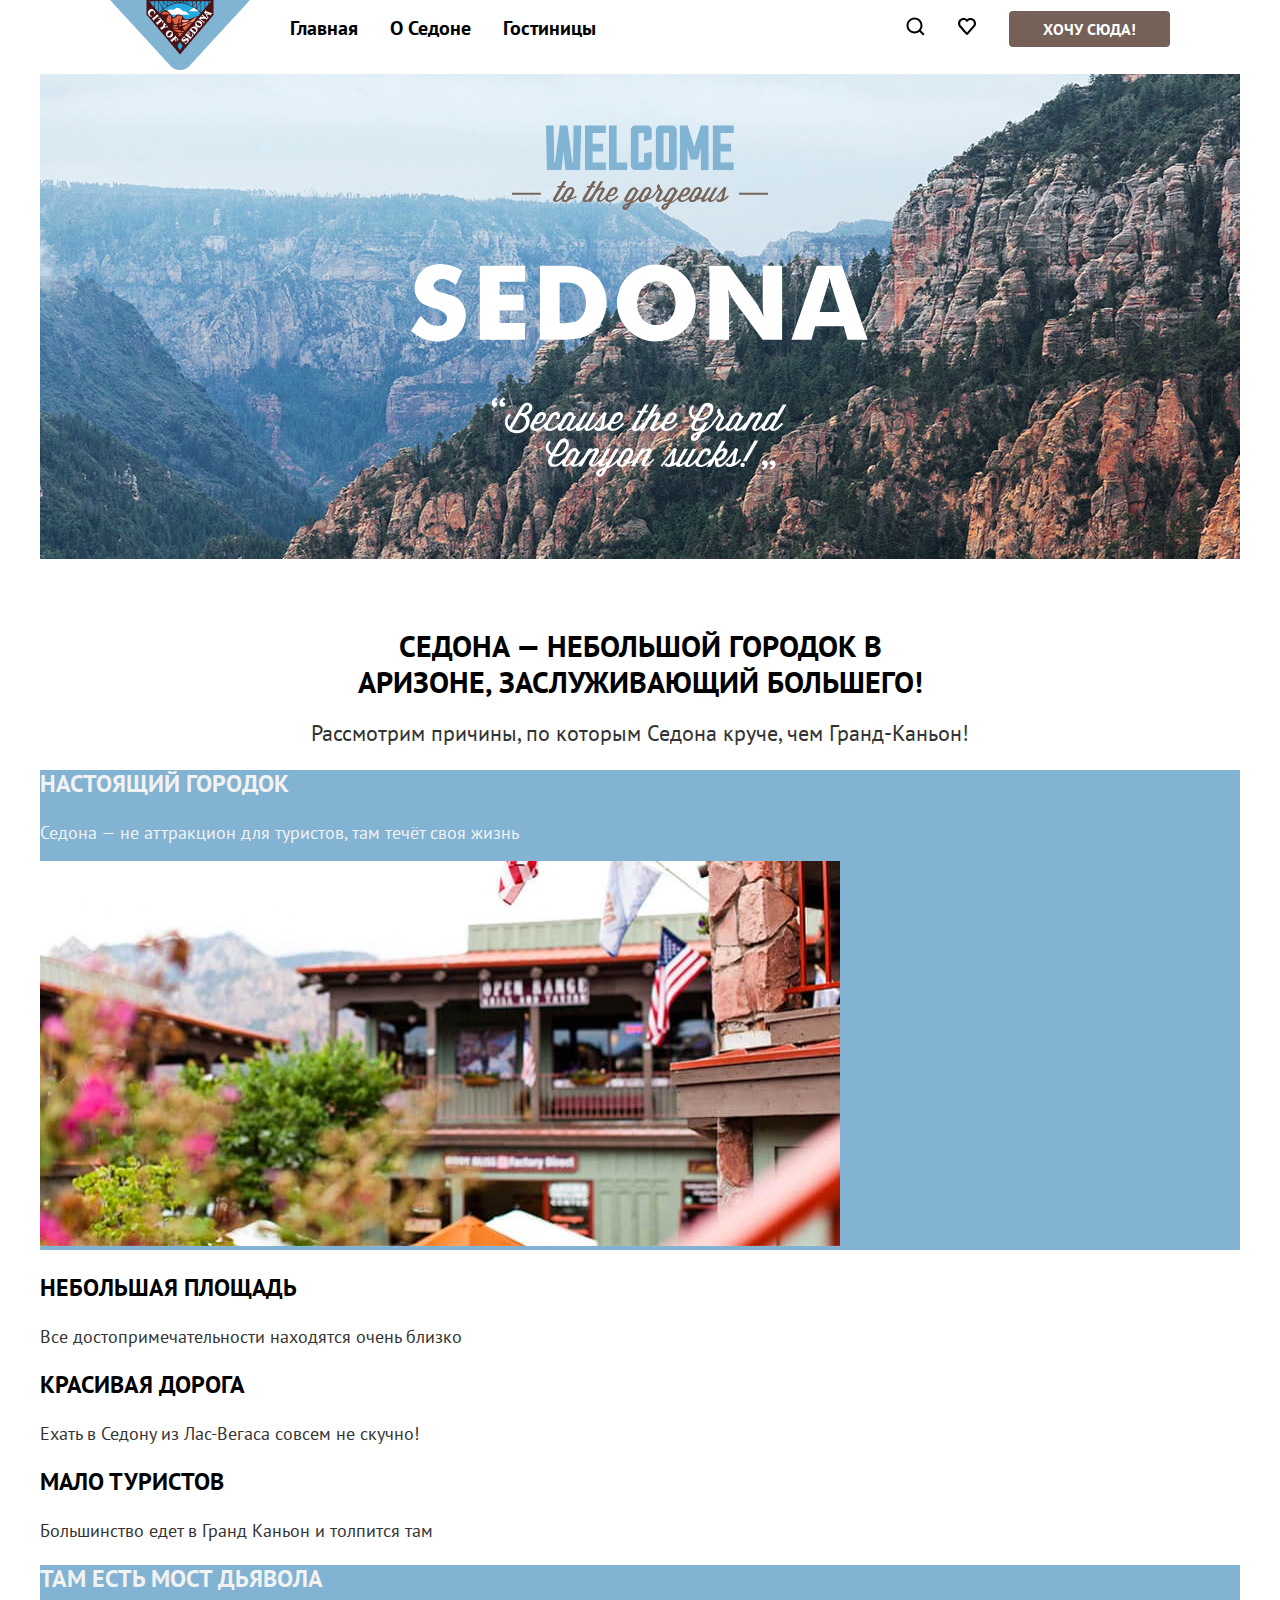
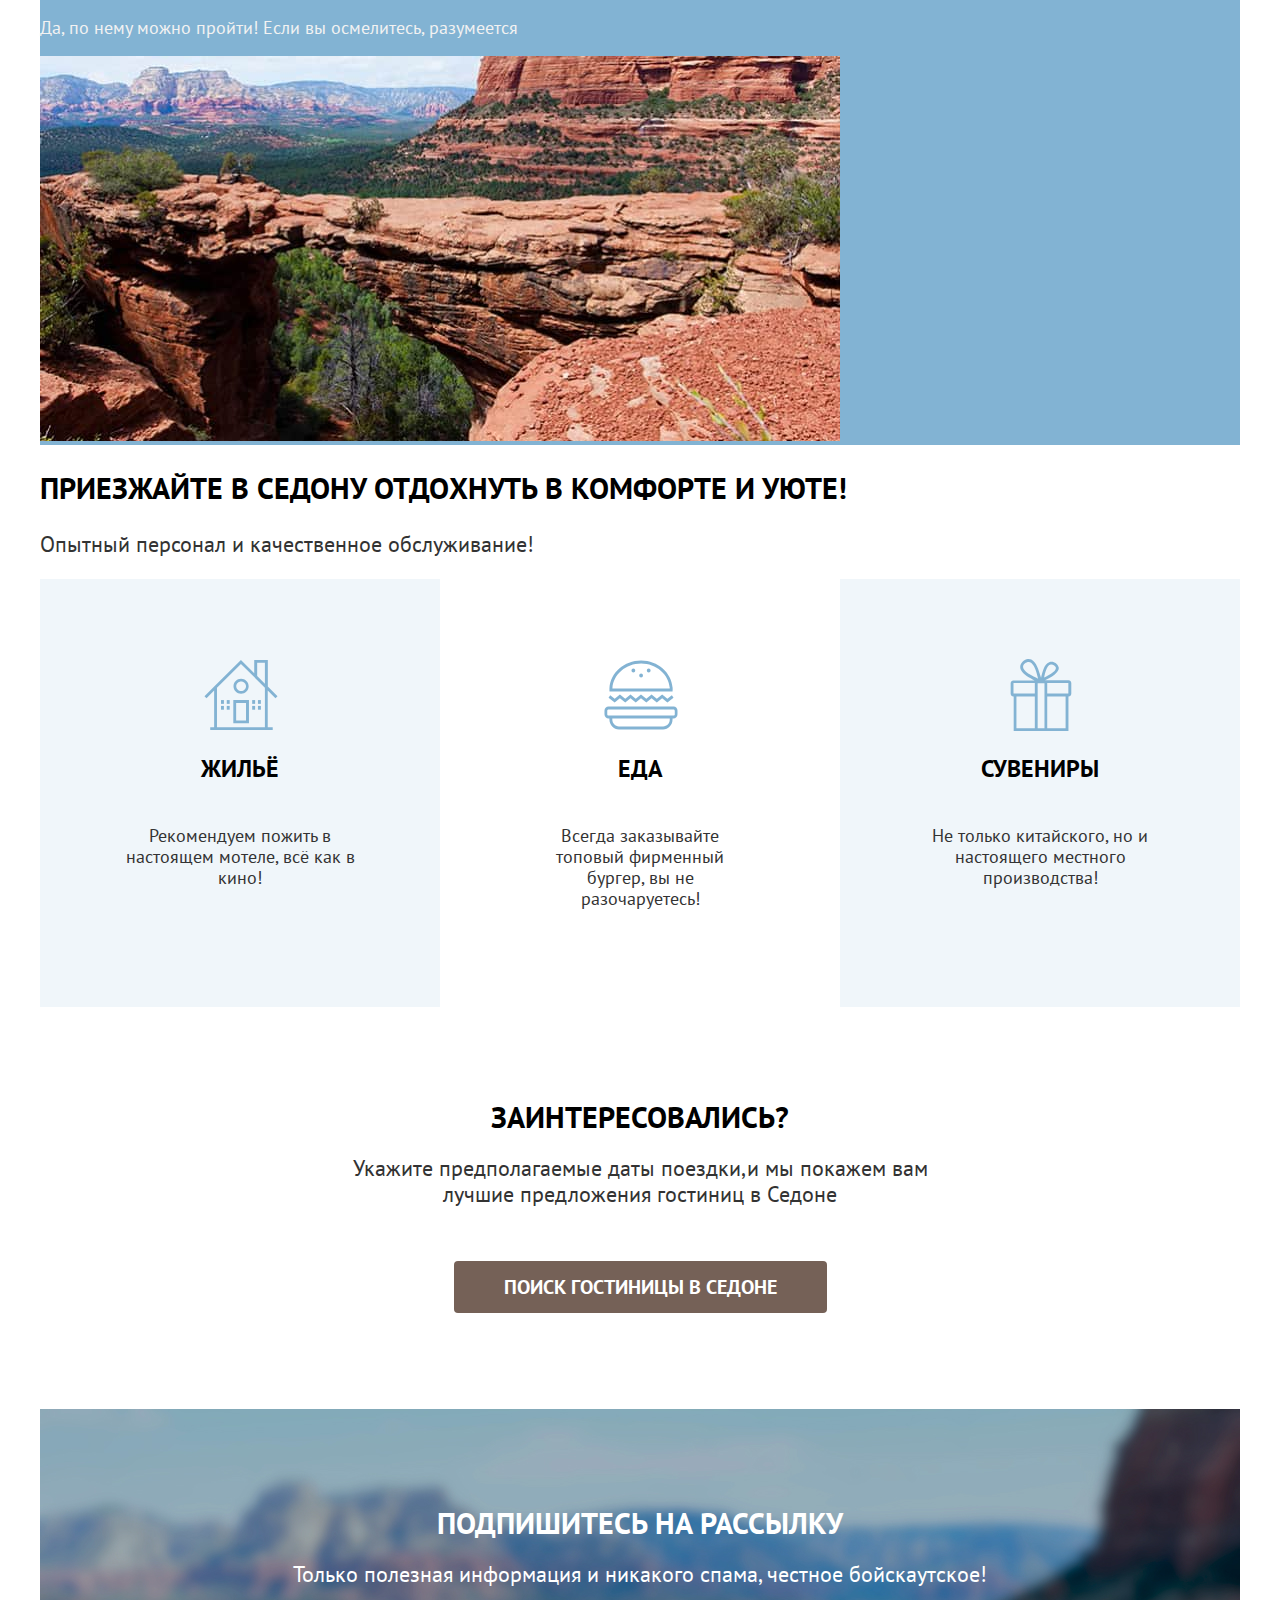
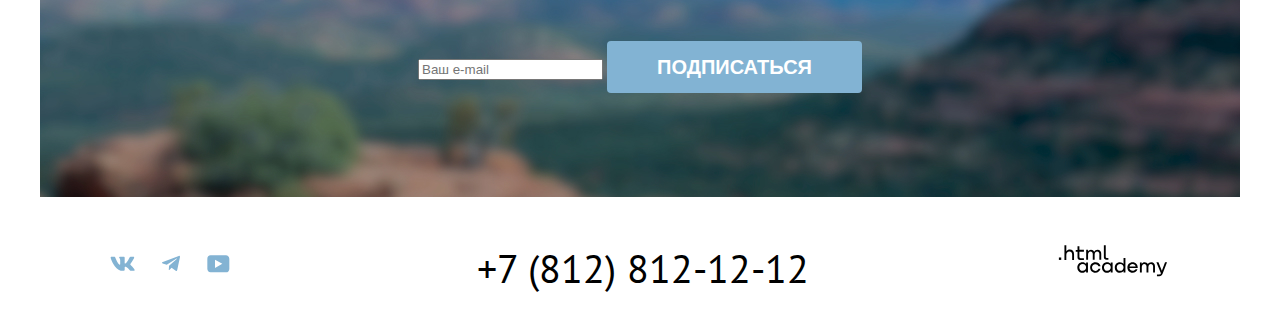
<file: 6/index.html>
<!DOCTYPE html>
<html lang="ru">

  <head>
    <meta charset="utf-8">
    <link rel="stylesheet" href="css/style.css">
    <title>HTML Academy: Седона</title>
    <base href="https://htmlacademy-htmlcss.github.io/2376057-sedona-38/6/">
</head>

  <body>

    <header class="main-header">
      <nav class="navigation">
        <a href="index.html" class="logo-link">
          <img src="img/logo.png" alt="Логотип Седона" class="logo" width="140" height="70">
        </a>
        <ul class="nav-list">
          <li class="nav-item"><a href="#" class="nav-link nav-link-current">Главная</a></li>
          <li class="nav-item"><a href="#" class="nav-link">О Седоне</a></li>
          <li class="nav-item"><a href="catalog.html" class="nav-link">Гостиницы</a></li>
        </ul>
        <ul class="nav-list nav-list-user">
          <li class="nav-item">
            <a href="#" class="nav-link">
              <span class="visually-hidden search">Поиск
              </span>
              <svg width="20" height="20" viewBox="0 0 20 20" fill="none" xmlns="http://www.w3.org/2000/svg">
                <path
                  d="M19.5 18.0083L15.8 14.3287C16.8 13.0359 17.5 11.3453 17.5 9.4558C17.5 5.08011 13.9 1.5 9.5 1.5C5.1 1.5 1.5 5.17956 1.5 9.55525C1.5 13.9309 5.1 17.511 9.5 17.511C11.3 17.511 13 16.9144 14.4 15.8204L18.1 19.5L19.5 18.0083ZM9.5 15.5221C6.2 15.5221 3.5 12.837 3.5 9.55525C3.5 6.27348 6.2 3.5884 9.5 3.5884C12.8 3.5884 15.5 6.27348 15.5 9.55525C15.5 12.837 12.8 15.5221 9.5 15.5221Z"
                  fill="black" />
              </svg>
            </a>
          </li>
          <li class="nav-item">
            <a href="#" class="nav-link">
              <span class="visually-hidden favorite">Избранное 12
              </span>
              <svg width="20" height="20" viewBox="0 0 20 20" fill="none" xmlns="http://www.w3.org/2000/svg">
                <path
                  d="M9.9 19C9.6 19 9.3 18.9 9.1 18.6C3.7 12.5 2.4 11.1 2.1 10.7C1.4 9.8 1 8.6 1 7.4C1 4.4 3.4 2 6.5 2C7.8 2 9 2.5 10 3.3C11 2.5 12.3 2 13.5 2C16.5 2 19 4.4 19 7.4C19 8.7 18.5 9.9 17.7 10.8L10.7 18.7C10.5 18.9 10.3 19 9.9 19ZM3.9 9.5C4.2 9.9 7.4 13.5 10 16.4L16.2 9.4C16.7 8.9 16.9 8.2 16.9 7.4C16.9 5.6 15.4 4.1 13.6 4.1C12.6 4.1 11.6 4.6 10.9 5.4C10.6 5.7 10.3 5.8 10 5.8C9.7 5.8 9.4 5.6 9.2 5.4C8.5 4.6 7.5 4.1 6.5 4.1C4.7 4.1 3.2 5.6 3.2 7.4C3.1 8.3 3.5 9 3.9 9.5C3.8 9.5 3.8 9.5 3.9 9.5Z"
                  fill="black" />
              </svg>
            </a>
          </li>
          <li class="nav-item">
            <a href="#" class="nav-link">
              <span class="header-btn">Хочу сюда!</span>
            </a>
          </li>
        </ul>
      </nav>
    </header>

    <main class="main-page">

      <section class="hero">
        <h1 class="hero-title visually-hidden">добро пожаловать в великолепную Седону</h1>
        <img src="img/index/welcome.svg" alt="добро пожаловать в великолепную Седону" width="458" height="352">

      </section>

      <section class="advantages">
        <h2 class="about-title">Седона — небольшой городок в Аризоне,
          заслуживающий большего!</h2>
        <p class="about-subtitle">Рассмотрим причины, по которым Седона круче, чем Гранд-Каньон!</p>
        <ul class="advatages-list">
          <li class="advantages-item blue-bg">
            <h3 class="advantages-title advantages-title-white">Настоящий городок</h3>
            <p class="advantages-subtitle advantages-subtitle-white">Седона — не аттракцион для туристов, там течёт своя
              жизнь</p>
            <img src="img/index/city.jpg" alt="Фото города Седона" class="advantages-image" width="800" height="385">
          </li>
          <li class="advantages-item">
            <h3 class="advantages-title">Небольшая
              площадь</h3>
            <p class="advantages-subtitle">Все достопримечательности находятся очень близко</p>
          </li>
          <li class="advantages-item">
            <h3 class="advantages-title">Красивая
              дорога</h3>
            <p class="advantages-subtitle">Ехать в Седону из Лас-Вегаса совсем не скучно!</p>
          </li>
          <li class="advantages-item">
            <h3 class="advantages-title">Мало
              туристов</h3>
            <p class="advantages-subtitle">Большинство едет в Гранд Каньон и толпится там</p>
          </li>
          <li class="advantages-item blue-bg">
            <h3 class="advantages-title advantages-title-white">Там есть мост дьявола</h3>
            <p class="advantages-subtitle advantages-subtitle-white">Да, по нему можно пройти! Если вы осмелитесь,
              разумеется</p>
            <img src="img/index/bridge.jpg" alt="Картинка моста дьявола" class="advantages-image" width="800"
              height="385">
          </li>
        </ul>
      </section>
      <section class="features">
        <h2 class="features-title">Приезжайте в Седону отдохнуть в комфорте и уюте!</h2>
        <p class="features-subtitle">Опытный персонал и качественное обслуживание!</p>

        <ul class="features-list">
          <li class="features-item">
            <img src="img/index/icon-house.svg" alt="иконка жилья" class="features-icon" width="75" height="72">
            <h3 class="features-list-title">Жильё</h3>
            <p class="features-text">Рекомендуем пожить в настоящем мотеле,
              всё как в кино!</p>
          </li>
          <li class="features-item">
            <img src="img/index/icon-burger.svg" alt="иконка еды" class="features-icon" width="75" height="72">
            <h3 class="features-list-title">Еда</h3>
            <p class="features-text">Всегда заказывайте
              топовый фирменный бургер, вы не разочаруетесь!</p>
          </li>
          <li class="features-item">
            <img src="img/index/icon-present.svg" alt="иконка сувениров" class="features-icon" width="75" height="72">
            <h3 class="features-list-title">Сувениры</h3>
            <p class="features-text">Не только китайского,
              но и настоящего местного производства!</p>
          </li>
        </ul>
      </section>

      <section class="search-section">
        <h2 class="search-title">Заинтересовались?</h2>
        <p class="search-subtitle">Укажите предполагаемые даты поездки,и мы покажем вам лучшие предложения гостиниц в
          Седоне</p>
        <a class="search-link" href="catalog.html">ПОИСК ГОСТИНИЦЫ В седоне</a>
      </section>

      <section class="mailing">
        <h2 class="mailing-title">Подпишитесь на рассылку</h2>
        <p class="mailing-subtitle">Только полезная информация и никакого спама, честное бойскаутское!</p>
        <form class="mailing-form" action="https://echo.htmlacademy.ru/" method="post">
          <label class="mailing-label">
            <input class="mailing-input" type="email" placeholder="Ваш e-mail" name="email" required>
            <button class="mailing-button button" type="submit">Подписаться</button>
          </label>
        </form>

      </section>
    </main>

    <footer class="main-footer">

      <ul class="social-list">
        <li class="social-item">
          <a href="#" class="social-link">
            <span class="visually-hidden">VK</span>
            <svg width="25" height="15" viewBox="0 0 25 15" fill="none" xmlns="http://www.w3.org/2000/svg">
              <path fill-rule="evenodd" clip-rule="evenodd"
                d="M24.1164 1.80445C24.2824 1.25845 24.1164 0.856445 23.3214 0.856445H20.6964C20.0284 0.856445 19.7204 1.20345 19.5534 1.58645C19.5534 1.58645 18.2184 4.78245 16.3274 6.85845C15.7154 7.46045 15.4374 7.65145 15.1034 7.65145C14.9364 7.65145 14.6854 7.46045 14.6854 6.91345V1.80445C14.6854 1.14845 14.5014 0.856445 13.9454 0.856445H9.81738C9.40038 0.856445 9.14938 1.16045 9.14938 1.44945C9.14938 2.07045 10.0954 2.21445 10.1924 3.96245V7.76045C10.1924 8.59345 10.0394 8.74444 9.70538 8.74444C8.81538 8.74444 6.65038 5.53345 5.36538 1.85945C5.11638 1.14445 4.86438 0.856445 4.19338 0.856445H1.56638C0.816382 0.856445 0.666382 1.20345 0.666382 1.58645C0.666382 2.26845 1.55638 5.65645 4.81138 10.1374C6.98138 13.1974 10.0364 14.8564 12.8194 14.8564C14.4884 14.8564 14.6944 14.4884 14.6944 13.8534V11.5404C14.6944 10.8034 14.8524 10.6564 15.3814 10.6564C15.7714 10.6564 16.4384 10.8484 17.9964 12.3234C19.7764 14.0724 20.0694 14.8564 21.0714 14.8564H23.6964C24.4464 14.8564 24.8224 14.4884 24.6064 13.7604C24.3684 13.0364 23.5184 11.9854 22.3914 10.7384C21.7794 10.0284 20.8614 9.26345 20.5824 8.88045C20.1934 8.38945 20.3044 8.17044 20.5824 7.73345C20.5824 7.73345 23.7824 3.30745 24.1154 1.80445H24.1164Z"
                fill="#83B3D3" />
            </svg>
          </a>
        </li>
        <li class="social-item">
          <a href="#" class="social-link">
            <span class="visually-hidden">Telegram</span>
            <svg width="18" height="17" viewBox="0 0 18 17" fill="none" xmlns="http://www.w3.org/2000/svg">
              <path
                d="M16.785 0.955705L0.840489 7.1042C-0.247661 7.54126 -0.241365 8.14828 0.640845 8.41897L4.73445 9.69597L14.2058 3.72014C14.6537 3.44766 15.0629 3.59424 14.7265 3.89281L7.05283 10.8183H7.05103L7.05283 10.8192L6.77045 15.0387C7.18413 15.0387 7.36669 14.8489 7.59871 14.625L9.58705 12.6915L13.7229 15.7464C14.4855 16.1664 15.0332 15.9506 15.2229 15.0405L17.9379 2.2453C18.2158 1.13107 17.5126 0.626562 16.785 0.955705Z"
                fill="#83B3D3" />
            </svg>
          </a>
        </li>
        <li class="social-item">
          <a href="#" class="social-link">
            <span class="visually-hidden">Youtube</span>
            <svg width="23" height="18" viewBox="0 0 23 18" fill="none" xmlns="http://www.w3.org/2000/svg">
              <path
                d="M18.9402 0.356445H3.50738C1.64668 0.356445 0.333252 1.9502 0.333252 3.75645V13.8502C0.333252 15.7627 1.64668 17.3564 3.50738 17.3564H19.1591C20.8009 17.3564 22.3333 15.7627 22.3333 13.9564V3.75645C22.1143 1.9502 20.8009 0.356445 18.9402 0.356445ZM7.99494 12.8939V4.81894L15.3283 8.85645L7.99494 12.8939Z"
                fill="#83B3D3" />
            </svg>
          </a>
        </li>
      </ul>

      <address class="tel">
        <a href="tel:+78128121212" class="number">+7 (812) 812-12-12</a>
      </address>

      <a href="https://htmlacademy.ru/" class="htmlacademy-link">
        <img src="img/footer-logo.svg" alt="Логотип HtmlAcademy" class="htmlacademy-logo" width="114" height="32">
      </a>
    </footer>






  </body>

</html>
</file>
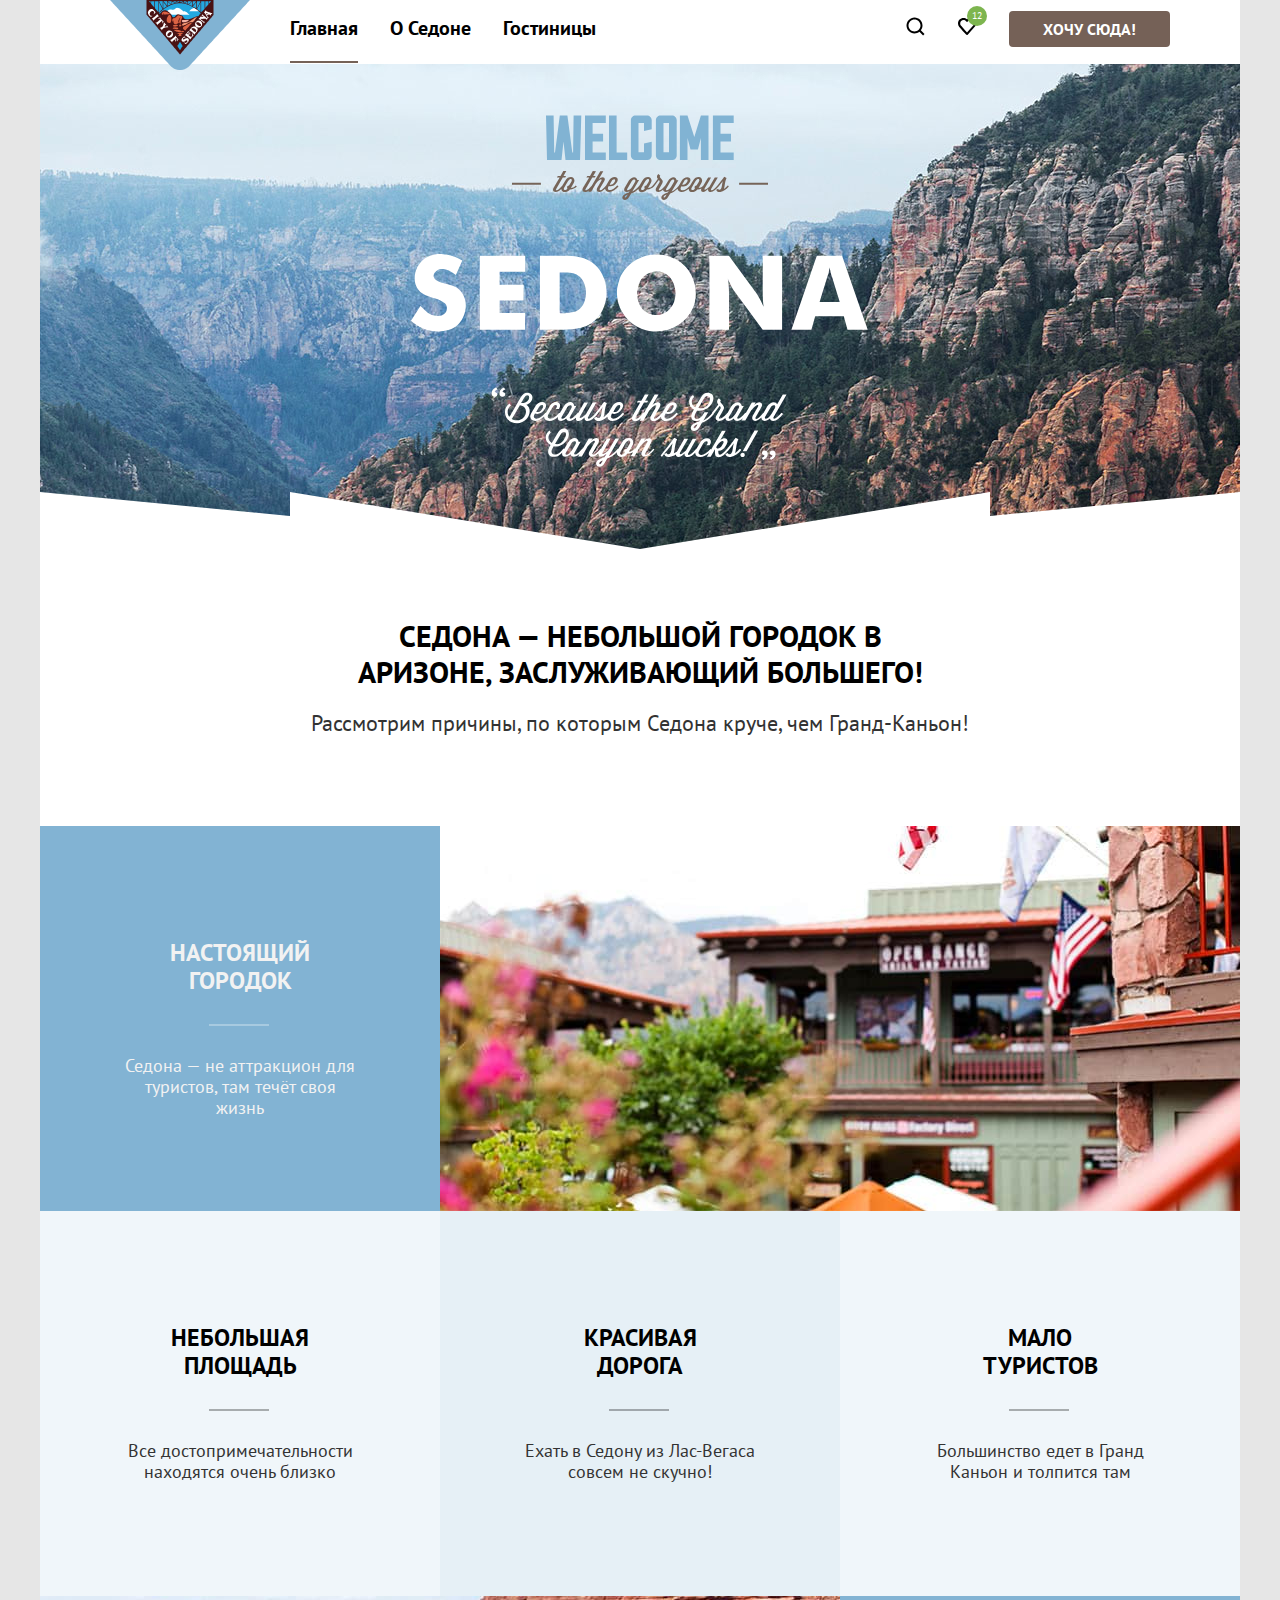
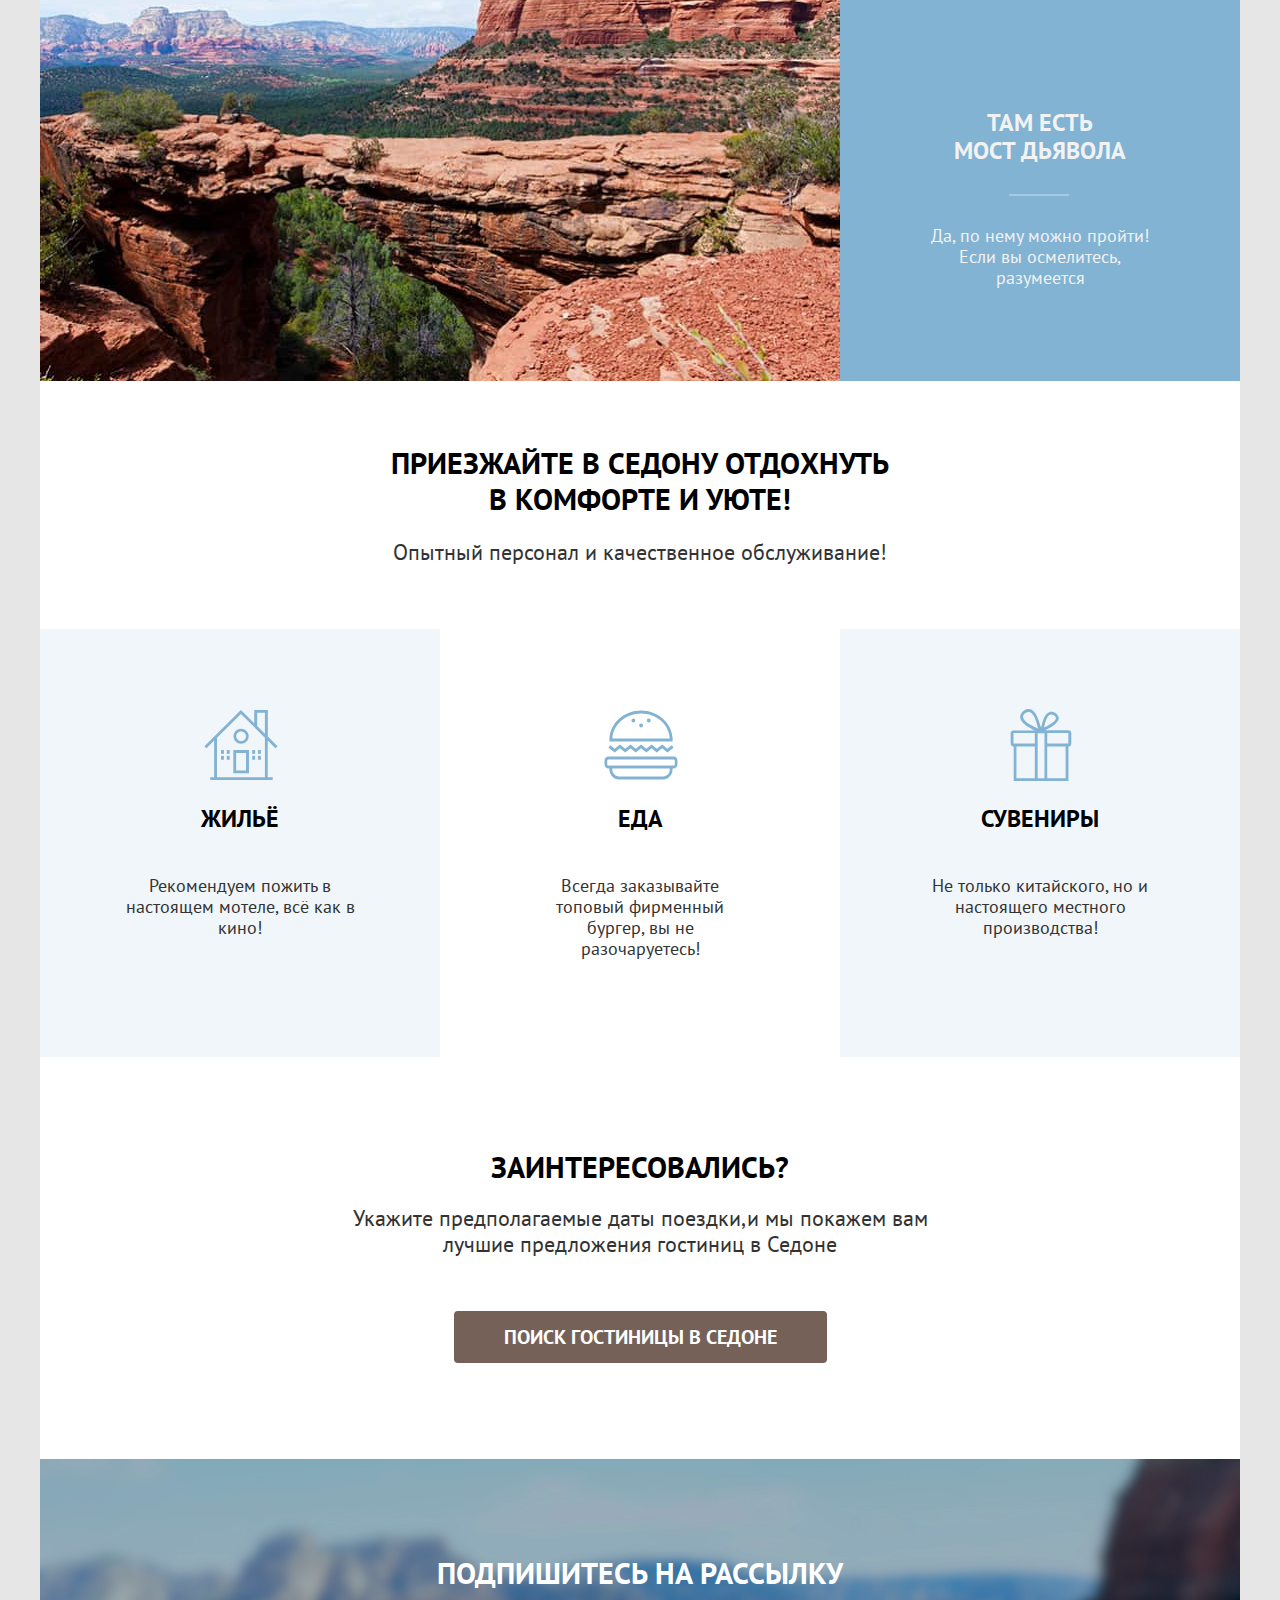
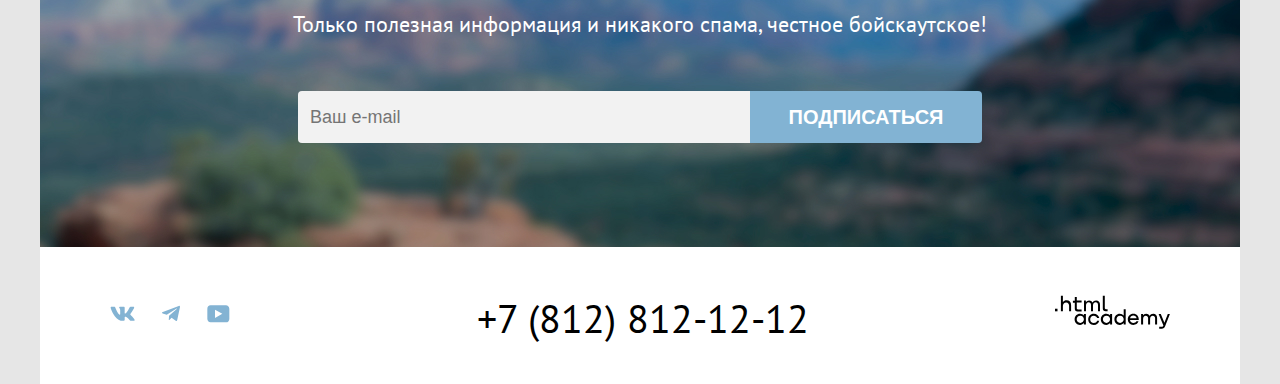
<file: 7/index.html>
<!DOCTYPE html>
<html lang="ru">

  <head>
    <meta charset="utf-8">
    <link rel="stylesheet" href="css/style.css">
    <title>HTML Academy: Седона</title>
    <base href="https://htmlacademy-htmlcss.github.io/2376057-sedona-38/7/">
</head>

  <body>

    <header class="main-header">
      <div class="header-wrapper">
        <nav class="navigation">
          <a href="index.html" class="logo-link">
            <img src="img/logo.png" alt="Логотип Седона" class="logo" width="140" height="70">
          </a>
          <ul class="nav-list">
            <li class="nav-item"><a href="index.html" class="nav-link nav-link-current">Главная</a></li>
            <li class="nav-item"><a href="#" class="nav-link">О Седоне</a></li>
            <li class="nav-item"><a href="catalog.html" class="nav-link">Гостиницы</a></li>
          </ul>
          <ul class="nav-list nav-list-user">
            <li class="nav-item">
              <a href="#" class="nav-link">
                <span class="visually-hidden search">Поиск
                </span>
                <svg width="20" height="20" viewBox="0 0 20 20" fill="none" xmlns="http://www.w3.org/2000/svg">
                  <path
                    d="M19.5 18.0083L15.8 14.3287C16.8 13.0359 17.5 11.3453 17.5 9.4558C17.5 5.08011 13.9 1.5 9.5 1.5C5.1 1.5 1.5 5.17956 1.5 9.55525C1.5 13.9309 5.1 17.511 9.5 17.511C11.3 17.511 13 16.9144 14.4 15.8204L18.1 19.5L19.5 18.0083ZM9.5 15.5221C6.2 15.5221 3.5 12.837 3.5 9.55525C3.5 6.27348 6.2 3.5884 9.5 3.5884C12.8 3.5884 15.5 6.27348 15.5 9.55525C15.5 12.837 12.8 15.5221 9.5 15.5221Z"
                    fill="currentColor" />
                </svg>
              </a>
            </li>
            <li class="nav-item">
              <div>
                <a href="#" class="nav-link">
                  <span class="visually-hidden favorite">Избранное</span>
                  <svg width="20" height="20" viewBox="0 0 20 20" fill="none" xmlns="http://www.w3.org/2000/svg">
                    <path
                      d="M9.9 19C9.6 19 9.3 18.9 9.1 18.6C3.7 12.5 2.4 11.1 2.1 10.7C1.4 9.8 1 8.6 1 7.4C1 4.4 3.4 2 6.5 2C7.8 2 9 2.5 10 3.3C11 2.5 12.3 2 13.5 2C16.5 2 19 4.4 19 7.4C19 8.7 18.5 9.9 17.7 10.8L10.7 18.7C10.5 18.9 10.3 19 9.9 19ZM3.9 9.5C4.2 9.9 7.4 13.5 10 16.4L16.2 9.4C16.7 8.9 16.9 8.2 16.9 7.4C16.9 5.6 15.4 4.1 13.6 4.1C12.6 4.1 11.6 4.6 10.9 5.4C10.6 5.7 10.3 5.8 10 5.8C9.7 5.8 9.4 5.6 9.2 5.4C8.5 4.6 7.5 4.1 6.5 4.1C4.7 4.1 3.2 5.6 3.2 7.4C3.1 8.3 3.5 9 3.9 9.5C3.8 9.5 3.8 9.5 3.9 9.5Z"
                      fill="currentColor" />
                  </svg>
                  <span class="many-favorite">12</span>
                </a>
              </div>
            </li>
            <li class="nav-item">
              <a href="catalog.html" class="nav-link">
                <span class="header-btn">Хочу сюда!</span>
              </a>
            </li>
          </ul>
        </nav>
      </div>
    </header>
    <main class="main-page main-container">

      <section class="hero">
        <h1 class="hero-title visually-hidden">добро пожаловать в великолепную Седону</h1>
        <img class="hero-img" src="img/index/welcome.svg" alt="добро пожаловать в великолепную Седону" width="458"
          height="352">

      </section>

      <section class="advantages">
        <h2 class="about-title">Седона — небольшой городок в Аризоне,
          заслуживающий большего!</h2>
        <p class="about-subtitle">Рассмотрим причины, по которым Седона круче, чем Гранд-Каньон!</p>
        <ul class="advatages-list">
          <li class="advantages-item ai-1 ">
            <div class="advantages-grid-container">
              <h3 class="advantages-title advantages-title-white">Настоящий городок</h3>
              <p class="advantages-subtitle advantages-subtitle-white">Седона — не аттракцион для туристов, там
                течёт
                своя жизнь</p>
            </div>
            <img src="img/index/city.jpg" alt="Фото города Седона" class="advantages-image" width="800" height="385">
          </li>
          <li class="advantages-item ai-2">
            <div class="advantages-item-wrapper">
              <h3 class="advantages-title">Небольшая
                площадь</h3>
              <p class="advantages-subtitle">Все достопримечательности находятся очень близко</p>
            </div>
          </li>
          <li class="advantages-item ai-3">
            <div class="advantages-item-wrapper">
              <h3 class="advantages-title">Красивая
                дорога</h3>
              <p class="advantages-subtitle">Ехать в Седону из Лас-Вегаса совсем не скучно!</p>
            </div>
          </li>
          <li class="advantages-item ai-4">
            <div class="advantages-item-wrapper">
              <h3 class="advantages-title">Мало
                туристов</h3>
              <p class="advantages-subtitle">Большинство едет в Гранд Каньон и толпится там</p>
            </div>
          </li>
          <li class="advantages-item ai-5 ">
            <img src="img/index/bridge.jpg" alt="Картинка моста дьявола" class="advantages-image" width="800"
              height="385">
            <div class="advantages-grid-container">
              <h3 class="advantages-title advantages-title-white">Там есть <br> мост дьявола</h3>
              <p class="advantages-subtitle advantages-subtitle-white">Да, по нему можно пройти! Если вы
                осмелитесь, разумеется</p>
            </div>
          </li>
        </ul>
      </section>
      <section class="features">
        <h2 class="features-title">Приезжайте в Седону отдохнуть в комфорте и уюте!</h2>
        <p class="features-subtitle">Опытный персонал и качественное обслуживание!</p>

        <ul class="features-list">
          <li class="features-item">
            <img src="img/index/icon-house.svg" alt="иконка жилья" class="features-icon" width="75" height="72">
            <h3 class="features-list-title">Жильё</h3>
            <p class="features-text">Рекомендуем пожить в настоящем мотеле,
              всё как в кино!</p>
          </li>
          <li class="features-item">
            <img src="img/index/icon-burger.svg" alt="иконка еды" class="features-icon" width="75" height="72">
            <h3 class="features-list-title">Еда</h3>
            <p class="features-text">Всегда заказывайте
              топовый фирменный бургер, вы не разочаруетесь!</p>
          </li>
          <li class="features-item">
            <img src="img/index/icon-present.svg" alt="иконка сувениров" class="features-icon" width="75" height="72">
            <h3 class="features-list-title">Сувениры</h3>
            <p class="features-text">Не только китайского,
              но и настоящего местного производства!</p>
          </li>
        </ul>
      </section>

      <section class="search-section">
        <div class="search-section-wrapper">
          <h2 class="search-title">Заинтересовались?</h2>
          <p class="search-subtitle">Укажите предполагаемые даты поездки,и мы покажем вам лучшие предложения гостиниц в
            Седоне</p>
          <a class="search-link" href="catalog.html">ПОИСК ГОСТИНИЦЫ В седоне</a>
        </div>
      </section>

      <section class="mailing">
        <h2 class="mailing-title">Подпишитесь на рассылку</h2>
        <p class="mailing-subtitle">Только полезная информация и никакого спама, честное бойскаутское!</p>
        <form class="mailing-form" action="https://echo.htmlacademy.ru/" method="post">
          <label class="mailing-label">
            <input class="mailing-input" type="email" placeholder="Ваш e-mail" name="email" required>
            <button class="mailing-button button" type="submit">Подписаться</button>
          </label>
        </form>

      </section>
    </main>

    <footer class="main-footer">
      <div class="main-footer-wrapper">
          <ul class="social-list">
              <li class="social-item">
                  <a href="https://vk.com/htmlacademy" class="social-link">
                      <span class="visually-hidden">VK</span>
                      <svg width="25" height="15" viewBox="0 0 25 15" fill="none"
                          xmlns="http://www.w3.org/2000/svg">
                          <path fill-rule="evenodd" clip-rule="evenodd"
                              d="M24.1164 1.80445C24.2824 1.25845 24.1164 0.856445 23.3214 0.856445H20.6964C20.0284 0.856445 19.7204 1.20345 19.5534 1.58645C19.5534 1.58645 18.2184 4.78245 16.3274 6.85845C15.7154 7.46045 15.4374 7.65145 15.1034 7.65145C14.9364 7.65145 14.6854 7.46045 14.6854 6.91345V1.80445C14.6854 1.14845 14.5014 0.856445 13.9454 0.856445H9.81738C9.40038 0.856445 9.14938 1.16045 9.14938 1.44945C9.14938 2.07045 10.0954 2.21445 10.1924 3.96245V7.76045C10.1924 8.59345 10.0394 8.74444 9.70538 8.74444C8.81538 8.74444 6.65038 5.53345 5.36538 1.85945C5.11638 1.14445 4.86438 0.856445 4.19338 0.856445H1.56638C0.816382 0.856445 0.666382 1.20345 0.666382 1.58645C0.666382 2.26845 1.55638 5.65645 4.81138 10.1374C6.98138 13.1974 10.0364 14.8564 12.8194 14.8564C14.4884 14.8564 14.6944 14.4884 14.6944 13.8534V11.5404C14.6944 10.8034 14.8524 10.6564 15.3814 10.6564C15.7714 10.6564 16.4384 10.8484 17.9964 12.3234C19.7764 14.0724 20.0694 14.8564 21.0714 14.8564H23.6964C24.4464 14.8564 24.8224 14.4884 24.6064 13.7604C24.3684 13.0364 23.5184 11.9854 22.3914 10.7384C21.7794 10.0284 20.8614 9.26345 20.5824 8.88045C20.1934 8.38945 20.3044 8.17044 20.5824 7.73345C20.5824 7.73345 23.7824 3.30745 24.1154 1.80445H24.1164Z"
                              fill="#83B3D3" />
                      </svg>
                  </a>
              </li>
              <li class="social-item">
                  <a href="https://t.me/htmlacademy" class="social-link">
                      <span class="visually-hidden">Telegram</span>
                      <svg width="18" height="17" viewBox="0 0 18 17" fill="none"
                          xmlns="http://www.w3.org/2000/svg">
                          <path
                              d="M16.785 0.955705L0.840489 7.1042C-0.247661 7.54126 -0.241365 8.14828 0.640845 8.41897L4.73445 9.69597L14.2058 3.72014C14.6537 3.44766 15.0629 3.59424 14.7265 3.89281L7.05283 10.8183H7.05103L7.05283 10.8192L6.77045 15.0387C7.18413 15.0387 7.36669 14.8489 7.59871 14.625L9.58705 12.6915L13.7229 15.7464C14.4855 16.1664 15.0332 15.9506 15.2229 15.0405L17.9379 2.2453C18.2158 1.13107 17.5126 0.626562 16.785 0.955705Z"
                              fill="#83B3D3" />
                      </svg>
                  </a>
              </li>
              <li class="social-item">
                  <a href="https://www.youtube.com/user/htmlacademyru " class="social-link">
                      <span class="visually-hidden">Youtube</span>
                      <svg width="23" height="18" viewBox="0 0 23 18" fill="none"
                          xmlns="http://www.w3.org/2000/svg">
                          <path
                              d="M18.9402 0.356445H3.50738C1.64668 0.356445 0.333252 1.9502 0.333252 3.75645V13.8502C0.333252 15.7627 1.64668 17.3564 3.50738 17.3564H19.1591C20.8009 17.3564 22.3333 15.7627 22.3333 13.9564V3.75645C22.1143 1.9502 20.8009 0.356445 18.9402 0.356445ZM7.99494 12.8939V4.81894L15.3283 8.85645L7.99494 12.8939Z"
                              fill="#83B3D3" />
                      </svg>
                  </a>
              </li>
          </ul>

          <address class="tel">
              <a href="tel:+78128121212" class="number">+7 (812) 812-12-12</a>
          </address>

          <a href="https://htmlacademy.ru/" class="htmlacademy-link">
              <svg xmlns="http://www.w3.org/2000/svg" width="115" height="34" viewBox="0 0 115 34" fill="none">
                  <path d="M0 13.7232V16.3232H2.5V13.7232H0Z" fill="currentColor" />
                  <path
                      d="M11.6 5.32324C10 5.32324 8.8 6.02324 8 7.02324H7.9V0.823242H5.9V16.3232H7.9V11.0232C7.9 8.92324 9.2 7.42324 11.2 7.42324C13 7.42324 14.1 8.82324 14.1 10.6232V16.3232H16.1V10.2232C16.2 7.22324 14.3 5.32324 11.6 5.32324Z"
                      fill="currentColor" />
                  <path
                      d="M26.6 5.62324H21.8V1.92324H19.8V5.72324H17.9V7.72324H19.8V13.7232C19.8 15.4232 20.8 16.4232 22.5 16.4232H26.6V14.4232H22.9C22.2 14.4232 21.8 14.0232 21.8 13.3232V7.62324H26.6V5.62324Z"
                      fill="currentColor" />
                  <path
                      d="M41.1 5.42324C39.5 5.42324 38.2 6.22324 37.6 7.52324H37.5C36.9 6.32324 35.7 5.42324 34.1 5.42324C32.7 5.42324 31.6 6.22324 31 7.22324H30.9V5.62324H29V16.2232H31V10.8232C31 8.82324 32 7.32324 33.6 7.32324C35.1 7.32324 36 8.32324 36 9.92324V16.2232H38V10.6232C38 8.22324 39.4 7.32324 40.6 7.32324C42.1 7.32324 43 8.32324 43 9.92324V16.2232H45V9.72324C45.1 7.22324 43.6 5.42324 41.1 5.42324Z"
                      fill="currentColor" />
                  <path
                      d="M47.8 13.5232C47.8 15.2232 48.8 16.2232 50.6 16.2232H52.6V14.2232H50.9C50.2 14.2232 49.8 13.8232 49.8 13.1232V0.823242H47.8V13.5232Z"
                      fill="currentColor" />
                  <path
                      d="M28.9 20.5232C28 19.4232 26.7 18.7232 25 18.7232C21.9 18.7232 19.6 21.0232 19.6 24.3232C19.6 27.6232 21.9 29.9232 25 29.9232C26.8 29.9232 28 29.1232 28.8 28.0232H28.9V29.6232H30.9V19.0232H28.9V20.5232ZM25.3 27.9232C23.1 27.9232 21.7 26.3232 21.7 24.3232C21.7 22.3232 23.1 20.7232 25.3 20.7232C27.5 20.7232 28.9 22.3232 28.9 24.3232C28.9 26.2232 27.5 27.9232 25.3 27.9232Z"
                      fill="currentColor" />
                  <path
                      d="M44.2 22.8232C43.7 20.4232 41.6 18.7232 38.8 18.7232C35.4 18.7232 33.2 21.2232 33.2 24.3232C33.2 27.4232 35.4 29.9232 38.8 29.9232C41.6 29.9232 43.7 28.1232 44.2 25.7232H42.1C41.7 27.0232 40.4 28.0232 38.8 28.0232C36.6 28.0232 35.2 26.4232 35.2 24.4232C35.2 22.4232 36.6 20.8232 38.8 20.8232C40.4 20.8232 41.6 21.8232 42.1 23.0232H44.2V22.8232Z"
                      fill="currentColor" />
                  <path
                      d="M55.1 20.5232C54.2 19.4232 52.9 18.7232 51.2 18.7232C48.1 18.7232 45.8 21.0232 45.8 24.3232C45.8 27.6232 48.1 29.9232 51.2 29.9232C53 29.9232 54.2 29.1232 55 28.0232H55.1V29.6232H57.1V19.0232H55.1V20.5232ZM51.5 27.9232C49.3 27.9232 47.9 26.3232 47.9 24.3232C47.9 22.3232 49.3 20.7232 51.5 20.7232C53.7 20.7232 55.1 22.3232 55.1 24.3232C55.1 26.2232 53.6 27.9232 51.5 27.9232Z"
                      fill="currentColor" />
                  <path
                      d="M68.7 20.6232C67.8 19.5232 66.5 18.7232 64.8 18.7232C61.7 18.7232 59.4 21.0232 59.4 24.3232C59.4 27.6232 61.6 29.9232 64.8 29.9232C66.5 29.9232 67.8 29.1232 68.6 28.1232H68.7V29.6232H70.7V14.2232H68.7V20.6232ZM65.1 27.9232C62.9 27.9232 61.5 26.3232 61.5 24.3232C61.5 22.3232 62.9 20.7232 65.1 20.7232C67.3 20.7232 68.7 22.3232 68.7 24.3232C68.6 26.3232 67.2 27.9232 65.1 27.9232Z"
                      fill="currentColor" />
                  <path
                      d="M78.3 18.7232C75 18.7232 72.8 21.2232 72.8 24.3232C72.8 27.3232 74.9 29.9232 78.3 29.9232C80.8 29.9232 82.8 28.6232 83.5 26.3232H81.4C80.9 27.3232 79.8 27.9232 78.4 27.9232C76.5 27.9232 75.1 26.6232 75 25.0232H83.8C84 21.4232 81.8 18.7232 78.3 18.7232ZM78.3 20.6232C80 20.6232 81.3 21.6232 81.6 23.2232H75.1C75.4 21.7232 76.6 20.6232 78.3 20.6232Z"
                      fill="currentColor" />
                  <path
                      d="M98.2 18.7232C96.6 18.7232 95.3 19.5232 94.6 20.7232H94.5C93.9 19.5232 92.7 18.7232 91.1 18.7232C89.7 18.7232 88.6 19.4232 88 20.5232V19.0232H86.1V29.6232H88.1V24.2232C88.1 22.2232 89.1 20.8232 90.7 20.7232C92.2 20.7232 93.1 21.7232 93.1 23.3232V29.6232H95.1V24.0232C95.1 21.6232 96.5 20.7232 97.7 20.7232C99.2 20.7232 100.1 21.7232 100.1 23.3232V29.6232H102.1V23.1232C102.2 20.5232 100.7 18.7232 98.2 18.7232Z"
                      fill="currentColor" />
                  <path
                      d="M109.4 27.8232L105.8 18.9232H103.6L108.4 30.5232C108.1 31.4232 107.7 31.7232 106.7 31.7232H104.2V33.7232H106.7C108.5 33.7232 109.5 32.9232 110.2 31.1232L114.9 18.9232H112.8L109.4 27.8232Z"
                      fill="currentColor" />
              </svg>
          </a>
      </div>
  </footer>






  </body>

</html>
</file>
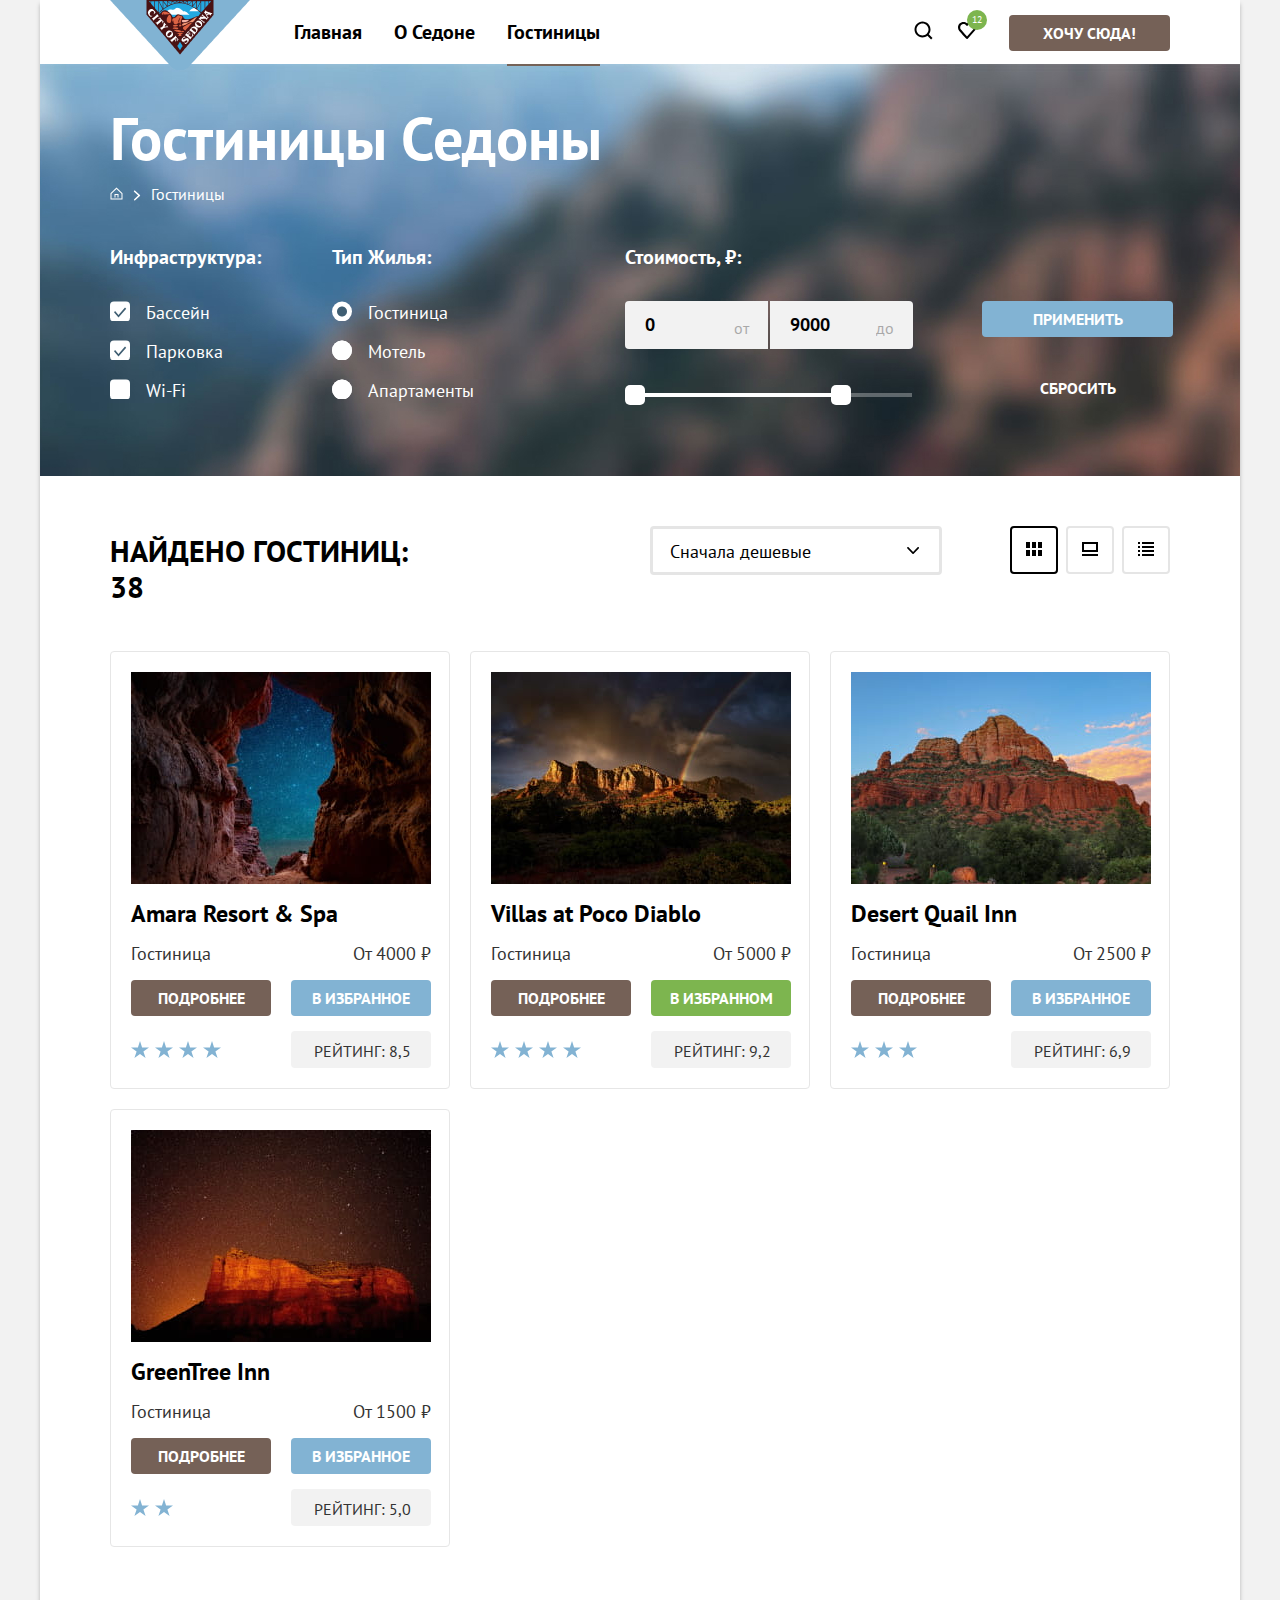
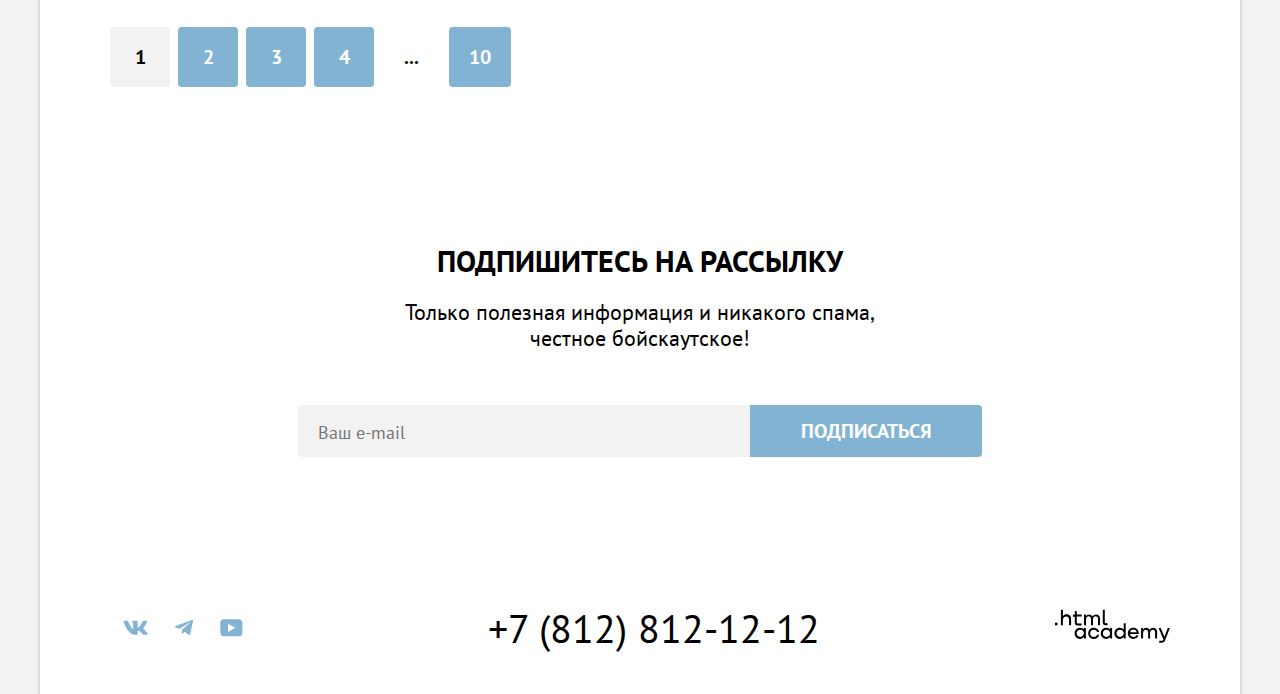
<file: catalog.html>
<!DOCTYPE html>
<html lang="en">

  <head>
    <meta charset="UTF-8">
    <meta name="viewport" content="width=device-width, initial-scale=1.0">
    <link rel="icon" type="image/png" sizes="32x32" href="img/favicon.png">
    <link rel="stylesheet" href="css/style.css">
    <title>HTML Academy: Седона</title>
  </head>

  <body>
    <div class="container">
      <header class="main-header" data-test="header">
        <div class="header-wrapper">
          <nav class="navigation">
            <a href="index.html" class="logo-link">
              <img src="img/logo.png" alt="Логотип Седона." class="logo" width="140" height="70">
            </a>
            <ul class="nav-list">
              <li class="nav-item"><a href="index.html" class="nav-link">Главная</a></li>
              <li class="nav-item"><a href="#" class="nav-link">О Седоне</a></li>
              <li class="nav-item"><a href="catalog.html" class="nav-link nav-link-catalog">Гостиницы</a></li>
            </ul>
            <ul class="nav-list nav-list-user">
              <li class="nav-item">
                <a href="#" class="nav-link nav-link-search">
                  <span class="visually-hidden search">Поиск.
                  </span>
                  <svg width="20" height="20" viewBox="0 0 20 20" fill="none" xmlns="http://www.w3.org/2000/svg">
                    <path
                      d="M19.5 18.0083L15.8 14.3287C16.8 13.0359 17.5 11.3453 17.5 9.4558C17.5 5.08011 13.9 1.5 9.5 1.5C5.1 1.5 1.5 5.17956 1.5 9.55525C1.5 13.9309 5.1 17.511 9.5 17.511C11.3 17.511 13 16.9144 14.4 15.8204L18.1 19.5L19.5 18.0083ZM9.5 15.5221C6.2 15.5221 3.5 12.837 3.5 9.55525C3.5 6.27348 6.2 3.5884 9.5 3.5884C12.8 3.5884 15.5 6.27348 15.5 9.55525C15.5 12.837 12.8 15.5221 9.5 15.5221Z"
                      fill="currentColor" />
                  </svg>
                </a>
              </li>
              <li class="nav-item">
                <div>
                  <a href="#" class="nav-link nav-link-favorite">
                    <span class="visually-hidden favorite">Избранное.</span>
                    <svg width="20" height="20" viewBox="0 0 20 20" fill="none" xmlns="http://www.w3.org/2000/svg">
                      <path
                        d="M9.9 19C9.6 19 9.3 18.9 9.1 18.6C3.7 12.5 2.4 11.1 2.1 10.7C1.4 9.8 1 8.6 1 7.4C1 4.4 3.4 2 6.5 2C7.8 2 9 2.5 10 3.3C11 2.5 12.3 2 13.5 2C16.5 2 19 4.4 19 7.4C19 8.7 18.5 9.9 17.7 10.8L10.7 18.7C10.5 18.9 10.3 19 9.9 19ZM3.9 9.5C4.2 9.9 7.4 13.5 10 16.4L16.2 9.4C16.7 8.9 16.9 8.2 16.9 7.4C16.9 5.6 15.4 4.1 13.6 4.1C12.6 4.1 11.6 4.6 10.9 5.4C10.6 5.7 10.3 5.8 10 5.8C9.7 5.8 9.4 5.6 9.2 5.4C8.5 4.6 7.5 4.1 6.5 4.1C4.7 4.1 3.2 5.6 3.2 7.4C3.1 8.3 3.5 9 3.9 9.5C3.8 9.5 3.8 9.5 3.9 9.5Z"
                        fill="currentColor" />
                    </svg>
                    <span class="many-favorite">12</span>
                  </a>
                </div>
              </li>
              <li class="nav-item">
                <a href="catalog.html" class="nav-link">
                  <span class="header-btn">Хочу сюда!</span>
                </a>
              </li>
            </ul>
          </nav>
        </div>
      </header>

      <main class="main-catalog" data-test="main">

        <section class="filter" data-test="filter">
          <div class="filter-contain">
            <h1 class="filter-section-title">Гостиницы Седоны</h1>
            <ol class="breadcrumbs-list">
              <li class="breadcrumbs-item">
                <a href="index.html" class="breadcrumbs-link "><span class="visually-hidden">Главная.</span>
                  <svg class="breadcrumbs-svg" width="13" height="15" viewBox="0 0 13 15" fill="none"
                    xmlns="http://www.w3.org/2000/svg">
                    <path
                      d="M6.5 0.5L0.5 6.30006V12.5001H12.5V6.30006L6.5 0.5ZM11.5 11.5001H1.5V6.70005L6.5 1.9L11.5 6.70005V11.5001Z"
                      fill="white" />
                    <path d="M4.5 10.5001H5.5V8.00005H7.5V10.5001H8.5V7.00005H4.5V10.5001Z" fill="white" />
                  </svg>
                </a>
              </li>
              <li class="breadcrumbs-item">
                <svg width="8" height="11" viewBox="0 0 8 11" fill="none" xmlns="http://www.w3.org/2000/svg">
                  <path
                    d="M6.91526 4.96875L2.16526 0.71875C1.91526 0.46875 1.41526 0.46875 1.04026 0.71875C0.665263 0.96875 0.790263 1.46875 1.04026 1.71875L5.16526 5.46875L1.16526 9.21875C0.915263 9.46875 0.915263 9.96875 1.16526 10.2188C1.16526 10.3438 1.54026 10.4688 1.66526 10.4688C1.79026 10.4688 2.04026 10.3438 2.16526 10.2188L6.91526 5.96875C7.29026 5.71875 7.29026 5.21875 6.91526 4.96875Z"
                    fill="white" />
                </svg>

              </li>
              <li class="breadcrumbs-item"><a href="catalog.html" class="breadcrumbs-link"><span>Гостиницы</span></a>
              </li>
            </ol>

            <h2 class="visually-hidden">Фильтр.</h2>
            <form class="catalog-form" action="https://echo.htmlacademy.ru/">

              <fieldset class="infrastructure">
                <label class="filter-title">
                  Инфраструктура:
                </label>
                <ul class="filter-list">

                  <li class="filter-item">
                    <label class="filter-name">
                      <input type="checkbox" name="pool" class="filter-input" checked>
                      <span class="check-box"></span>
                      Бассейн
                    </label>
                  </li>
                  <li class="filter-item">
                    <label class="filter-name">
                      <input type="checkbox" name="parking" class="filter-input" checked>
                      <span class="check-box"></span>
                      Парковка
                    </label>
                  </li>
                  <li class="filter-item">
                    <label class="filter-name">
                      <input type="checkbox" name="wi-Fi" class="filter-input">
                      <span class="check-box"></span>
                      Wi-Fi
                    </label>
                  </li>
                </ul>

              </fieldset>

              <fieldset class="housing">
                <label class="filter-title">
                  Тип Жилья:
                </label>
                <ul class="filter-list">

                  <li class="filter-item">
                    <label class="filter-name">
                      <input type="radio" name="housing" class="filter-input" checked>
                      <span class="radio-box"></span>
                      Гостиница
                    </label>
                  </li>
                  <li class="filter-item">
                    <label class="filter-name">
                      <input type="radio" name="housing" class="filter-input">
                      <span class="radio-box"></span>
                      Мотель
                    </label>
                  </li>
                  <li class="filter-item">
                    <label class="filter-name">
                      <input type="radio" name="housing" class="filter-input">
                      <span class="radio-box"></span>
                      Апартаменты
                    </label>
                  </li>
                </ul>

              </fieldset>

              <div class="price">
                <label class="price-title">
                  Стоимость, ₽:
                </label>
                <div class="control-contain">
                  <div>
                    <label class="control">
                      <span class="control-text control-text-from">от</span>
                      <input class="control-input control-input-from" type="number" name="from" value="0">
                    </label>
                  </div>
                  <div>
                    <label class="control">
                      <span class="control-text control-text-to">до</span>
                      <input class="control-input control-input-to" type="number" name="to" value="9000">
                    </label>
                  </div>
                </div>
                <div class="range">
                  <div class="range-scale">
                    <div class="range-bar">
                      <button class="range-btn range-min " type="button">
                        <span class="visually-hidden">Изменить минимальную цену.</span>
                      </button>
                      <button class="range-btn range-max" type="button">
                        <span class="visually-hidden">Изменить максимальную цену.</span>
                      </button>
                    </div>
                  </div>
                </div>

              </div>
              <fieldset class="filter-btn">
                <button type="submit" class="submit-btn">Применить</button>
                <button type="reset" class="reset-btn">Сбросить</button>
              </fieldset>
            </form>
          </div>



        </section>

        <section class="catalog" data-test="catalog">
          <div class="catalog-contain">
            <h2 class="catalog-title">Найдено гостиниц: 38</h2>

            <select class="sorting" name="sorting">
              <option value="cheap">Сначала дешевые</option>
              <option value="expensive">Сначала дорогие</option>
              <option value="high-rating">Высокий рейтинг</option>
              <option value="low-rating">Низкий рейтинг</option>
            </select>

            <ul class="view-list">
              <li class="view-item view-item-current">
                <a href="#" class="view-link">
                  <span class="visually-hidden">Вид-1.</span>
                  <svg width="16" height="14" viewBox="0 0 16 14" fill="none" xmlns="http://www.w3.org/2000/svg">
                    <g clip-path="url(#clip0_91232_168)">
                      <path d="M4 0H0V6H4V0Z" fill="black" />
                      <path d="M16 0H12V6H16V0Z" fill="black" />
                      <path d="M10 0H6V6H10V0Z" fill="black" />
                      <path d="M4 8H0V14H4V8Z" fill="black" />
                      <path d="M16 8H12V14H16V8Z" fill="black" />
                      <path d="M10 8H6V14H10V8Z" fill="black" />
                    </g>
                    <defs>
                      <clipPath id="clip0_91232_168">
                        <rect width="16" height="14" fill="white" />
                      </clipPath>
                    </defs>
                  </svg>
                </a>
              </li>
              <li class="view-item">
                <a href="#" class="view-link">
                  <span class="visually-hidden">Вид-2.</span>
                  <svg width="16" height="14" viewBox="0 0 16 14" fill="none" xmlns="http://www.w3.org/2000/svg">
                    <g clip-path="url(#clip0_91232_277)">
                      <path d="M16 12H0V14H16V12Z" fill="black" />
                      <path d="M14 2V8H2V2H14ZM16 0H0V10H16V0Z" fill="black" />
                    </g>
                    <defs>
                      <clipPath id="clip0_91232_277">
                        <rect width="16" height="14" fill="white" />
                      </clipPath>
                    </defs>
                  </svg>
                </a>
              </li>
              <li class="view-item">
                <a href="#" class="view-link">
                  <span class="visually-hidden">Вид-3.</span>
                  <svg width="16" height="14" viewBox="0 0 16 14" fill="none" xmlns="http://www.w3.org/2000/svg">
                    <g clip-path="url(#clip0_91232_294)">
                      <path d="M2 0H0V2H2V0Z" fill="black" />
                      <path d="M16 0H4V2H16V0Z" fill="black" />
                      <path d="M2 4H0V6H2V4Z" fill="black" />
                      <path d="M16 4H4V6H16V4Z" fill="black" />
                      <path d="M2 8H0V10H2V8Z" fill="black" />
                      <path d="M16 8H4V10H16V8Z" fill="black" />
                      <path d="M2 12H0V14H2V12Z" fill="black" />
                      <path d="M16 12H4V14H16V12Z" fill="black" />
                    </g>
                    <defs>
                      <clipPath id="clip0_91232_294">
                        <rect width="16" height="14" fill="white" />
                      </clipPath>
                    </defs>
                  </svg>
              </li>
              </a>
            </ul>
          </div>
          <ul class="hotel-list">

            <li class="hotel hotel-1">
              <a href="#" class="hotel-link">
                <img src="img/catalog/hotel-1.jpg" alt="Фото гостиницы Amara Resort & Spa." class="hotel-img"
                  width="300" height="212">
                <h3 class="hotel-name">Amara Resort & Spa</h3>
              </a>
              <span class="hotel-type">Гостиница</span>
              <span class="hotel-price">От 4000 ₽</span>

              <a href="#" class="btn-more">Подробнее</a>
              <a href="#" class="btn-favorite">В избранное</a>
              <p class="stars stars-4">
                <span class="visually-hidden">4 звезды.</span>
                <span class="star"></span>
                <span class="star"></span>
                <span class="star"></span>
                <span class="star"></span>
              </p>
              <p class="raiting">РЕЙТИНГ: 8,5</p>

            </li>

            <li class="hotel hotel-2">
              <a href="#" class="hotel-link"><img src="img/catalog/hotel-2.jpg"
                  alt="Фото гостиницы AVillas at Poco Diablo." class="hotel-img" width="300" height="212">
                <h3 class="hotel-name">Villas at Poco Diablo</h3>
              </a>
              <span class="hotel-type">Гостиница</span>
              <span class="hotel-price">От 5000 ₽</span>
              <a href="#" class="btn-more">Подробнее</a>
              <a href="#" class="btn-favorite btn-favorite-current">В избранном</a>
              <p class="stars stars-4">
                <span class="visually-hidden">4 звезды.</span>
                <span class="star"></span>
                <span class="star"></span>
                <span class="star"></span>
                <span class="star"></span>
              </p>
              <p class="raiting">РЕЙТИНГ: 9,2</p>

            </li>

            <li class="hotel hotel-3">
              <a href="#" class="hotel-link"><img src="img/catalog/hotel-3.jpg" alt="Фото гостиницы Desert Quail Inn."
                  class="hotel-img" width="300" height="212">
                <h3 class="hotel-name">Desert Quail Inn</h3>
              </a>
              <span class="hotel-type">Гостиница</span>
              <span class="hotel-price">От 2500 ₽</span>
              <a href="#" class="btn-more">Подробнее</a>
              <a href="#" class="btn-favorite">В избранное</a>
              <p class="stars stars-3">
                <span class="visually-hidden">4 звезды.</span>
                <span class="star"></span>
                <span class="star"></span>
                <span class="star"></span>
              </p>
              <p class="raiting">РЕЙТИНГ: 6,9</p>

            </li>

            <li class="hotel hotel-4">
              <a href="#" class="hotel-link"><img src="img/catalog/hotel-4.jpg" alt="Фото гостиницы GreenTree Inn."
                  class="hotel-img" width="300" height="212">
                <h3 class="hotel-name">GreenTree Inn</h3>
              </a>
              <span class="hotel-type">Гостиница</span>
              <span class="hotel-price">От 1500 ₽</span>
              <a href="#" class="btn-more">Подробнее</a>
              <a href="#" class="btn-favorite">В избранное</a>
              <p class="stars stars-2">
                <span class="visually-hidden">4 звезды.</span>
                <span class="star"></span>
                <span class="star"></span>
              </p>
              <p class="raiting">РЕЙТИНГ: 5,0</p>

            </li>

          </ul>

        </section>

        <section class="pagination">
          <div class="pagination-wrapper">

            <ul class="pagination-list">
              <li class="pagination-item"><a href="#" class="pagination-link pagination-link-black">1</a></li>
              <li class="pagination-item"><a href="#" class="pagination-link">2</a></li>
              <li class="pagination-item"><a href="#" class="pagination-link">3</a></li>
              <li class="pagination-item"><a href="#" class="pagination-link">4</a></li>
              <span class="pagination-dots">...</span>
              <li class="pagination-item"><a href="#" class="pagination-link">10</a></li>
            </ul>

          </div>
        </section>

        <section class="mailing-catalog" data-test="subscribe">
          <h2 class="mailing-title-catalog">Подпишитесь на рассылку</h2>
          <p class="mailing-subtitle-catalog">Только полезная информация и никакого спама, честное бойскаутское!</p>
          <form class="mailing-form" action="https://echo.htmlacademy.ru/" method="post">
            <label class="mailing-label">
              <input class="mailing-input" type="email" placeholder="Ваш e-mail" name="email" required>
            </label>
            <button class="mailing-button button" type="submit">Подписаться</button>
          </form>

        </section>

      </main>

      <footer class="main-footer" data-test="footer">
        <div class="main-footer-wrapper">
          <ul class="social-list">
            <li class="social-item">
              <a href="https://vk.com/htmlacademy" class="social-link">
                <span class="visually-hidden">VK.</span>
                <svg width="25" height="15" viewBox="0 0 25 15" fill="none" xmlns="http://www.w3.org/2000/svg">
                  <path fill-rule="evenodd" clip-rule="evenodd"
                    d="M24.1164 1.80445C24.2824 1.25845 24.1164 0.856445 23.3214 0.856445H20.6964C20.0284 0.856445 19.7204 1.20345 19.5534 1.58645C19.5534 1.58645 18.2184 4.78245 16.3274 6.85845C15.7154 7.46045 15.4374 7.65145 15.1034 7.65145C14.9364 7.65145 14.6854 7.46045 14.6854 6.91345V1.80445C14.6854 1.14845 14.5014 0.856445 13.9454 0.856445H9.81738C9.40038 0.856445 9.14938 1.16045 9.14938 1.44945C9.14938 2.07045 10.0954 2.21445 10.1924 3.96245V7.76045C10.1924 8.59345 10.0394 8.74444 9.70538 8.74444C8.81538 8.74444 6.65038 5.53345 5.36538 1.85945C5.11638 1.14445 4.86438 0.856445 4.19338 0.856445H1.56638C0.816382 0.856445 0.666382 1.20345 0.666382 1.58645C0.666382 2.26845 1.55638 5.65645 4.81138 10.1374C6.98138 13.1974 10.0364 14.8564 12.8194 14.8564C14.4884 14.8564 14.6944 14.4884 14.6944 13.8534V11.5404C14.6944 10.8034 14.8524 10.6564 15.3814 10.6564C15.7714 10.6564 16.4384 10.8484 17.9964 12.3234C19.7764 14.0724 20.0694 14.8564 21.0714 14.8564H23.6964C24.4464 14.8564 24.8224 14.4884 24.6064 13.7604C24.3684 13.0364 23.5184 11.9854 22.3914 10.7384C21.7794 10.0284 20.8614 9.26345 20.5824 8.88045C20.1934 8.38945 20.3044 8.17044 20.5824 7.73345C20.5824 7.73345 23.7824 3.30745 24.1154 1.80445H24.1164Z"
                    fill="#83B3D3" />
                </svg>
              </a>
            </li>
            <li class="social-item">
              <a href="https://t.me/htmlacademy" class="social-link">
                <span class="visually-hidden">Telegram.</span>
                <svg width="18" height="17" viewBox="0 0 18 17" fill="none" xmlns="http://www.w3.org/2000/svg">
                  <path
                    d="M16.785 0.955705L0.840489 7.1042C-0.247661 7.54126 -0.241365 8.14828 0.640845 8.41897L4.73445 9.69597L14.2058 3.72014C14.6537 3.44766 15.0629 3.59424 14.7265 3.89281L7.05283 10.8183H7.05103L7.05283 10.8192L6.77045 15.0387C7.18413 15.0387 7.36669 14.8489 7.59871 14.625L9.58705 12.6915L13.7229 15.7464C14.4855 16.1664 15.0332 15.9506 15.2229 15.0405L17.9379 2.2453C18.2158 1.13107 17.5126 0.626562 16.785 0.955705Z"
                    fill="#83B3D3" />
                </svg>
              </a>
            </li>
            <li class="social-item">
              <a href="https://www.youtube.com/user/htmlacademyru " class="social-link">
                <span class="visually-hidden">Youtube.</span>
                <svg width="23" height="18" viewBox="0 0 23 18" fill="none" xmlns="http://www.w3.org/2000/svg">
                  <path
                    d="M18.9402 0.356445H3.50738C1.64668 0.356445 0.333252 1.9502 0.333252 3.75645V13.8502C0.333252 15.7627 1.64668 17.3564 3.50738 17.3564H19.1591C20.8009 17.3564 22.3333 15.7627 22.3333 13.9564V3.75645C22.1143 1.9502 20.8009 0.356445 18.9402 0.356445ZM7.99494 12.8939V4.81894L15.3283 8.85645L7.99494 12.8939Z"
                    fill="#83B3D3" />
                </svg>
              </a>
            </li>
          </ul>

          <address class="tel">
            <a href="tel:+78128121212" class="number">+7 (812) 812-12-12</a>
          </address>

          <a href="https://htmlacademy.ru/" class="htmlacademy-link">
            <svg xmlns="http://www.w3.org/2000/svg" width="115" height="34" viewBox="0 0 115 34" fill="none">
              <path d="M0 13.7232V16.3232H2.5V13.7232H0Z" fill="currentColor" />
              <path
                d="M11.6 5.32324C10 5.32324 8.8 6.02324 8 7.02324H7.9V0.823242H5.9V16.3232H7.9V11.0232C7.9 8.92324 9.2 7.42324 11.2 7.42324C13 7.42324 14.1 8.82324 14.1 10.6232V16.3232H16.1V10.2232C16.2 7.22324 14.3 5.32324 11.6 5.32324Z"
                fill="currentColor" />
              <path
                d="M26.6 5.62324H21.8V1.92324H19.8V5.72324H17.9V7.72324H19.8V13.7232C19.8 15.4232 20.8 16.4232 22.5 16.4232H26.6V14.4232H22.9C22.2 14.4232 21.8 14.0232 21.8 13.3232V7.62324H26.6V5.62324Z"
                fill="currentColor" />
              <path
                d="M41.1 5.42324C39.5 5.42324 38.2 6.22324 37.6 7.52324H37.5C36.9 6.32324 35.7 5.42324 34.1 5.42324C32.7 5.42324 31.6 6.22324 31 7.22324H30.9V5.62324H29V16.2232H31V10.8232C31 8.82324 32 7.32324 33.6 7.32324C35.1 7.32324 36 8.32324 36 9.92324V16.2232H38V10.6232C38 8.22324 39.4 7.32324 40.6 7.32324C42.1 7.32324 43 8.32324 43 9.92324V16.2232H45V9.72324C45.1 7.22324 43.6 5.42324 41.1 5.42324Z"
                fill="currentColor" />
              <path
                d="M47.8 13.5232C47.8 15.2232 48.8 16.2232 50.6 16.2232H52.6V14.2232H50.9C50.2 14.2232 49.8 13.8232 49.8 13.1232V0.823242H47.8V13.5232Z"
                fill="currentColor" />
              <path
                d="M28.9 20.5232C28 19.4232 26.7 18.7232 25 18.7232C21.9 18.7232 19.6 21.0232 19.6 24.3232C19.6 27.6232 21.9 29.9232 25 29.9232C26.8 29.9232 28 29.1232 28.8 28.0232H28.9V29.6232H30.9V19.0232H28.9V20.5232ZM25.3 27.9232C23.1 27.9232 21.7 26.3232 21.7 24.3232C21.7 22.3232 23.1 20.7232 25.3 20.7232C27.5 20.7232 28.9 22.3232 28.9 24.3232C28.9 26.2232 27.5 27.9232 25.3 27.9232Z"
                fill="currentColor" />
              <path
                d="M44.2 22.8232C43.7 20.4232 41.6 18.7232 38.8 18.7232C35.4 18.7232 33.2 21.2232 33.2 24.3232C33.2 27.4232 35.4 29.9232 38.8 29.9232C41.6 29.9232 43.7 28.1232 44.2 25.7232H42.1C41.7 27.0232 40.4 28.0232 38.8 28.0232C36.6 28.0232 35.2 26.4232 35.2 24.4232C35.2 22.4232 36.6 20.8232 38.8 20.8232C40.4 20.8232 41.6 21.8232 42.1 23.0232H44.2V22.8232Z"
                fill="currentColor" />
              <path
                d="M55.1 20.5232C54.2 19.4232 52.9 18.7232 51.2 18.7232C48.1 18.7232 45.8 21.0232 45.8 24.3232C45.8 27.6232 48.1 29.9232 51.2 29.9232C53 29.9232 54.2 29.1232 55 28.0232H55.1V29.6232H57.1V19.0232H55.1V20.5232ZM51.5 27.9232C49.3 27.9232 47.9 26.3232 47.9 24.3232C47.9 22.3232 49.3 20.7232 51.5 20.7232C53.7 20.7232 55.1 22.3232 55.1 24.3232C55.1 26.2232 53.6 27.9232 51.5 27.9232Z"
                fill="currentColor" />
              <path
                d="M68.7 20.6232C67.8 19.5232 66.5 18.7232 64.8 18.7232C61.7 18.7232 59.4 21.0232 59.4 24.3232C59.4 27.6232 61.6 29.9232 64.8 29.9232C66.5 29.9232 67.8 29.1232 68.6 28.1232H68.7V29.6232H70.7V14.2232H68.7V20.6232ZM65.1 27.9232C62.9 27.9232 61.5 26.3232 61.5 24.3232C61.5 22.3232 62.9 20.7232 65.1 20.7232C67.3 20.7232 68.7 22.3232 68.7 24.3232C68.6 26.3232 67.2 27.9232 65.1 27.9232Z"
                fill="currentColor" />
              <path
                d="M78.3 18.7232C75 18.7232 72.8 21.2232 72.8 24.3232C72.8 27.3232 74.9 29.9232 78.3 29.9232C80.8 29.9232 82.8 28.6232 83.5 26.3232H81.4C80.9 27.3232 79.8 27.9232 78.4 27.9232C76.5 27.9232 75.1 26.6232 75 25.0232H83.8C84 21.4232 81.8 18.7232 78.3 18.7232ZM78.3 20.6232C80 20.6232 81.3 21.6232 81.6 23.2232H75.1C75.4 21.7232 76.6 20.6232 78.3 20.6232Z"
                fill="currentColor" />
              <path
                d="M98.2 18.7232C96.6 18.7232 95.3 19.5232 94.6 20.7232H94.5C93.9 19.5232 92.7 18.7232 91.1 18.7232C89.7 18.7232 88.6 19.4232 88 20.5232V19.0232H86.1V29.6232H88.1V24.2232C88.1 22.2232 89.1 20.8232 90.7 20.7232C92.2 20.7232 93.1 21.7232 93.1 23.3232V29.6232H95.1V24.0232C95.1 21.6232 96.5 20.7232 97.7 20.7232C99.2 20.7232 100.1 21.7232 100.1 23.3232V29.6232H102.1V23.1232C102.2 20.5232 100.7 18.7232 98.2 18.7232Z"
                fill="currentColor" />
              <path
                d="M109.4 27.8232L105.8 18.9232H103.6L108.4 30.5232C108.1 31.4232 107.7 31.7232 106.7 31.7232H104.2V33.7232H106.7C108.5 33.7232 109.5 32.9232 110.2 31.1232L114.9 18.9232H112.8L109.4 27.8232Z"
                fill="currentColor" />
            </svg>
          </a>
        </div>
      </footer>
    </div>



  </body>

</html>
</file>
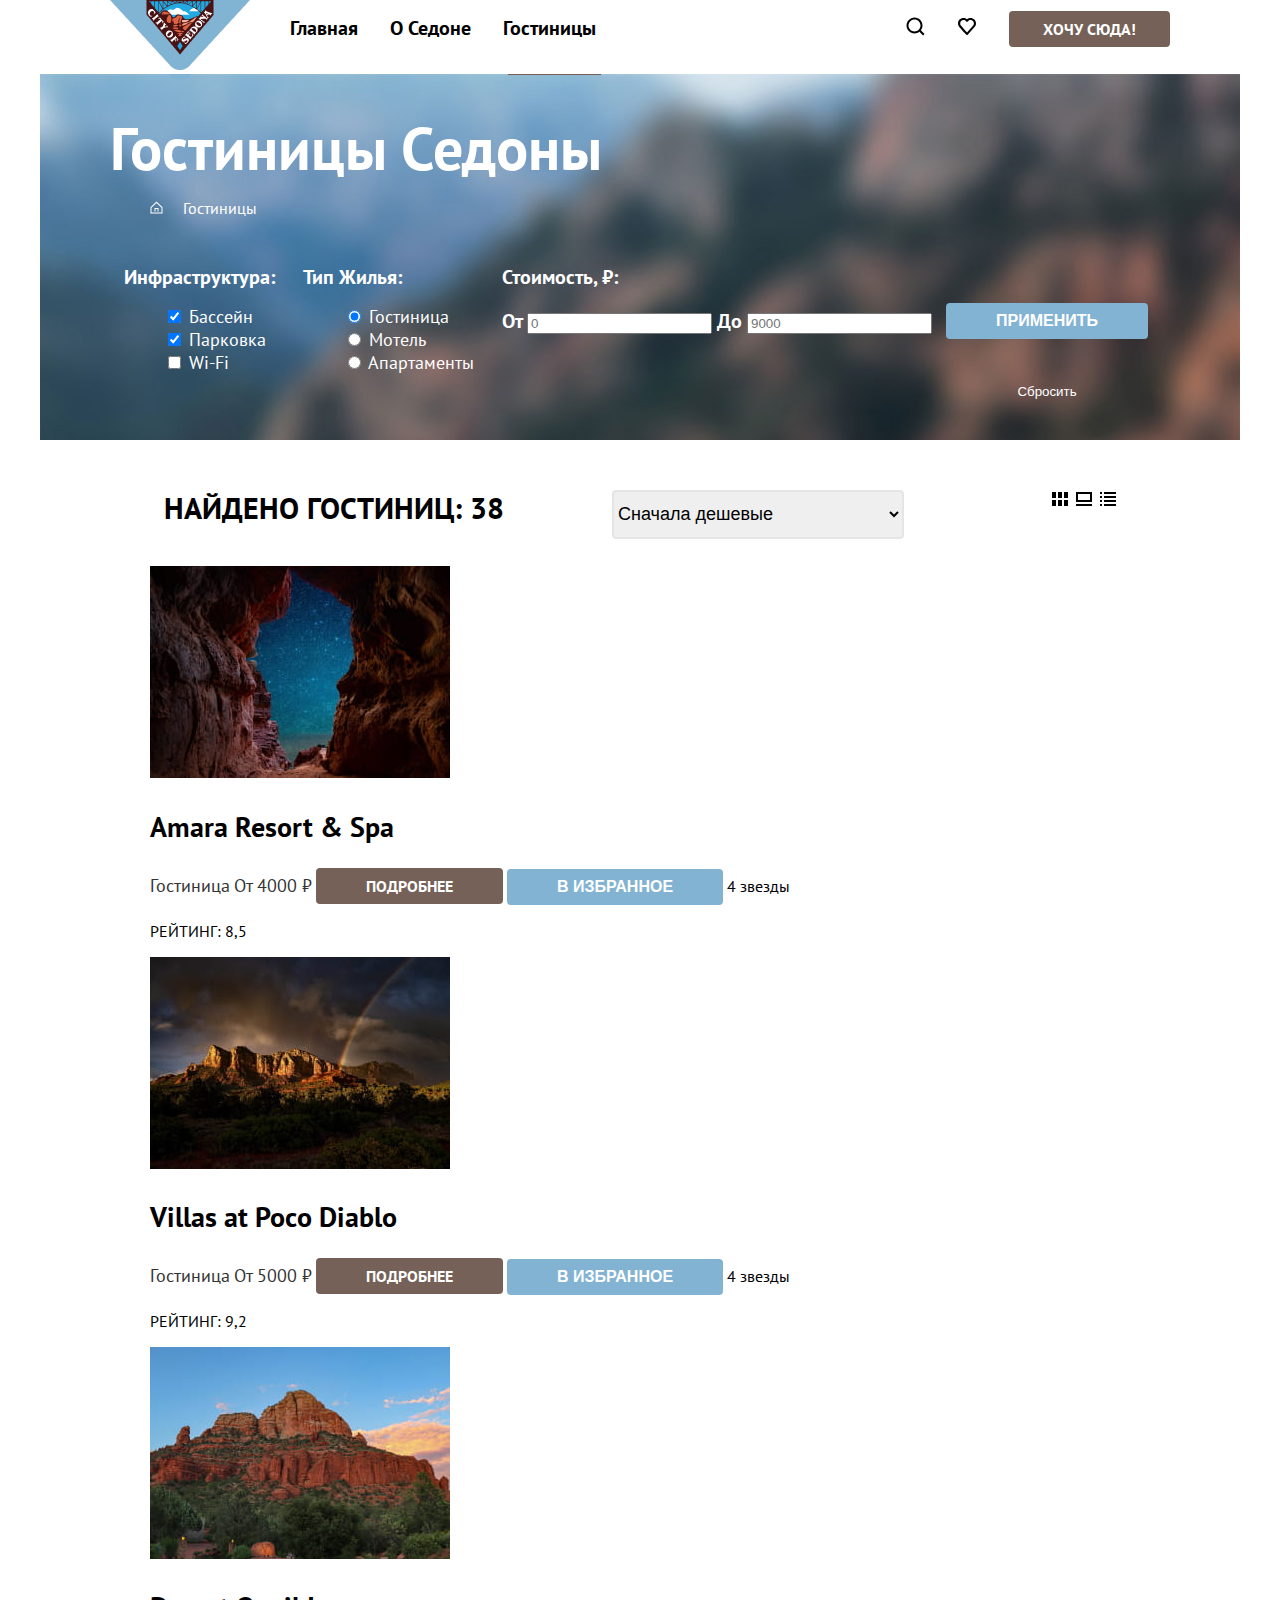
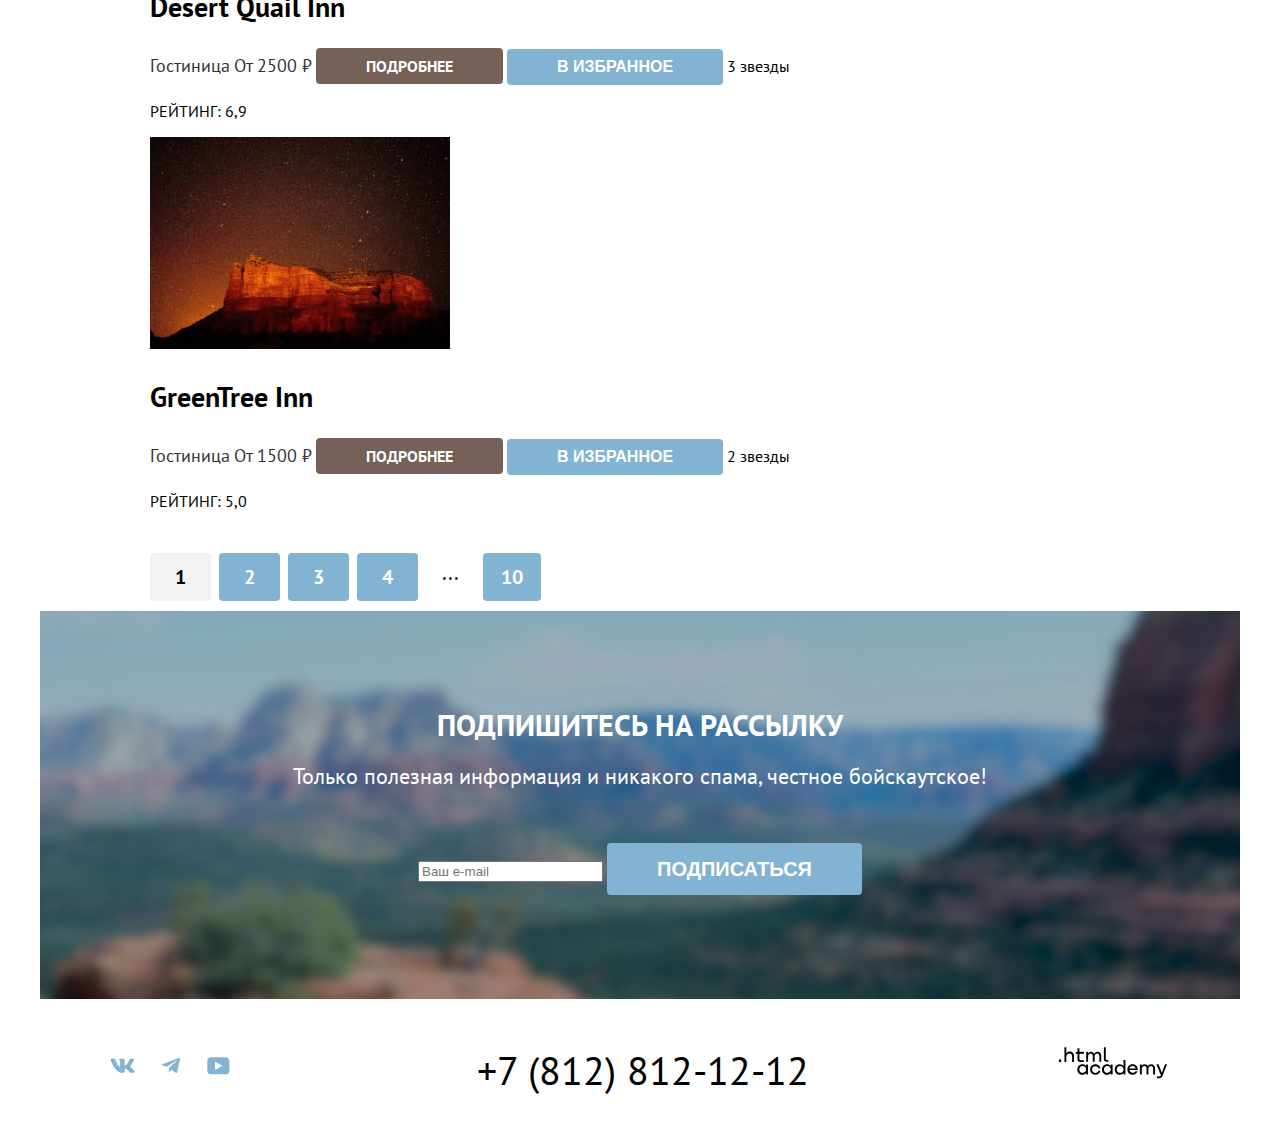
<file: 5/catalog.html>
<!DOCTYPE html>
<html lang="en">

    <head>
        <meta charset="UTF-8">
        <meta name="viewport" content="width=device-width, initial-scale=1.0">
        <link rel="stylesheet" href="css/style.css">
        <title>HTML Academy: Седона</title>
      <base href="https://htmlacademy-htmlcss.github.io/2376057-sedona-38/5/">
</head>

    <body>

        <header class="main-header">
            <nav class="navigation">
                <a href="index.html" class="logo-link">
                    <img src="img/logo.png" alt="Логотип Седона" class="logo" width="140" height="70">
                </a>
                <ul class="nav-list">
                    <li class="nav-item"><a href="#" class="nav-link nav-link-current">Главная</a></li>
                    <li class="nav-item"><a href="#" class="nav-link">О Седоне</a></li>
                    <li class="nav-item"><a href="catalog.html" class="nav-link">Гостиницы</a></li>
                </ul>
                <ul class="nav-list nav-list-user">
                    <li class="nav-item">
                        <a href="#" class="nav-link">
                            <span class="visually-hidden search">Поиск
                            </span>
                            <svg width="20" height="20" viewBox="0 0 20 20" fill="none"
                                xmlns="http://www.w3.org/2000/svg">
                                <path
                                    d="M19.5 18.0083L15.8 14.3287C16.8 13.0359 17.5 11.3453 17.5 9.4558C17.5 5.08011 13.9 1.5 9.5 1.5C5.1 1.5 1.5 5.17956 1.5 9.55525C1.5 13.9309 5.1 17.511 9.5 17.511C11.3 17.511 13 16.9144 14.4 15.8204L18.1 19.5L19.5 18.0083ZM9.5 15.5221C6.2 15.5221 3.5 12.837 3.5 9.55525C3.5 6.27348 6.2 3.5884 9.5 3.5884C12.8 3.5884 15.5 6.27348 15.5 9.55525C15.5 12.837 12.8 15.5221 9.5 15.5221Z"
                                    fill="black" />
                            </svg>
                        </a>
                    </li>
                    <li class="nav-item">
                        <a href="#" class="nav-link">
                            <span class="visually-hidden favorite">Избранное 12
                            </span>
                            <svg width="20" height="20" viewBox="0 0 20 20" fill="none"
                                xmlns="http://www.w3.org/2000/svg">
                                <path
                                    d="M9.9 19C9.6 19 9.3 18.9 9.1 18.6C3.7 12.5 2.4 11.1 2.1 10.7C1.4 9.8 1 8.6 1 7.4C1 4.4 3.4 2 6.5 2C7.8 2 9 2.5 10 3.3C11 2.5 12.3 2 13.5 2C16.5 2 19 4.4 19 7.4C19 8.7 18.5 9.9 17.7 10.8L10.7 18.7C10.5 18.9 10.3 19 9.9 19ZM3.9 9.5C4.2 9.9 7.4 13.5 10 16.4L16.2 9.4C16.7 8.9 16.9 8.2 16.9 7.4C16.9 5.6 15.4 4.1 13.6 4.1C12.6 4.1 11.6 4.6 10.9 5.4C10.6 5.7 10.3 5.8 10 5.8C9.7 5.8 9.4 5.6 9.2 5.4C8.5 4.6 7.5 4.1 6.5 4.1C4.7 4.1 3.2 5.6 3.2 7.4C3.1 8.3 3.5 9 3.9 9.5C3.8 9.5 3.8 9.5 3.9 9.5Z"
                                    fill="black" />
                            </svg>
                        </a>
                    </li>
                    <li class="nav-item">
                        <a href="#" class="nav-link">
                            <span class="header-btn">Хочу сюда!</span>
                        </a>
                    </li>
                </ul>
            </nav>
        </header>

        <main class="main-inner">
            <div class="main-contain">
                <h1 class="main-title">Гостиницы Седоны</h1>
                <ol class="breadcrumbs-list">
                    <li class="breadcrumbs-item">
                        <svg class="breadcrumbs-svg" width="13" height="15" viewBox="0 0 13 15" fill="none" xmlns="http://www.w3.org/2000/svg">
                            <path
                                d="M6.5 0.5L0.5 6.30006V12.5001H12.5V6.30006L6.5 0.5ZM11.5 11.5001H1.5V6.70005L6.5 1.9L11.5 6.70005V11.5001Z"
                                fill="white" />
                            <path d="M4.5 10.5001H5.5V8.00005H7.5V10.5001H8.5V7.00005H4.5V10.5001Z" fill="white" />
                        </svg>
                        <a href="index.html" class="breadcrumbs-link visually-hidden">Главная</a>
                    </li>
                    <li class="breadcrumbs-item"><a href="catalog.html"
                            class="breadcrumbs-link"><span>Гостиницы</span></a>
                    </li>
                </ol>

                <h2 class="visually-hidden">Фильтр</h2>
                <form class="catalog-form" action="https://echo.htmlacademy.ru/">

                    <fieldset class="infrastructure">
                        <label class="filter-title">
                            Инфраструктура:
                        </label>
                        <ul class="filter-list">

                            <li class="filter-item">
                                <label class="filter-name">
                                    <input type="checkbox" name="pool" class="filter-input" checked>
                                    Бассейн
                                </label>
                            </li>
                            <li class="filter-item">
                                <label class="filter-name">
                                    <input type="checkbox" name="parking" class="filter-input" checked>
                                    Парковка
                                </label>
                            </li>
                            <li class="filter-item">
                                <label class="filter-name">
                                    <input type="checkbox" name="wi-Fi" class="filter-input">
                                    Wi-Fi
                                </label>
                            </li>
                        </ul>

                    </fieldset>

                    <fieldset class="Housing">
                        <label class="filter-title">
                            Тип Жилья:
                        </label>
                        <ul class="filter-list">

                            <li class="filter-item">
                                <label class="filter-name">
                                    <input type="radio" name="housing" class="filter-input" checked>
                                    Гостиница
                                </label>
                            </li>
                            <li class="filter-item">
                                <label class="filter-name">
                                    <input type="radio" name="housing" class="filter-input" c>
                                    Мотель
                                </label>
                            </li>
                            <li class="filter-item">
                                <label class="filter-name">
                                    <input type="radio" name="housing" class="filter-input">
                                    Апартаменты
                                </label>
                            </li>
                        </ul>

                    </fieldset>

                    <fieldset class="price">
                        <label class="price-title">Стоимость, ₽:
                            <p>
                                <label class="control">От
                                    <input class="control-input" type="text" name="from" placeholder="0">
                                </label>
                                <label class="control">До
                                    <input class="control-input" type="text" name="to" placeholder="9000">
                                </label>
                            </p>
                        </label>
                    </fieldset>
                    <div class="filter-btn">
                        <button type="submit" class="submit-btn" href="#">Применить</button>
                        <button type="reset" class="reset-btn" href="#">Сбросить</button>
                    </div>
                </form>
            </div>



        </main>

        <section class="catalog">
            <div class="catalog-contain">
                <h2 class="catalog-title">Найдено гостиниц: 38</h2>

                <select class="sorting" name="sorting">
                    <option value="cheap">Сначала дешевые</option>
                    <option value="expensive">Сначала дорогие</option>
                    <option value="high-rating">Высокий рейтинг</option>
                    <option value="low-rating">Низкий рейтинг</option>

                </select>
                <ul class="view-list">
                    <li class="view-item view-item-current">
                        <span class="visually-hidden">Вид-1</span>
                        <svg width="16" height="14" viewBox="0 0 16 14" fill="none" xmlns="http://www.w3.org/2000/svg">
                            <g clip-path="url(#clip0_91232_168)">
                                <path d="M4 0H0V6H4V0Z" fill="black" />
                                <path d="M16 0H12V6H16V0Z" fill="black" />
                                <path d="M10 0H6V6H10V0Z" fill="black" />
                                <path d="M4 8H0V14H4V8Z" fill="black" />
                                <path d="M16 8H12V14H16V8Z" fill="black" />
                                <path d="M10 8H6V14H10V8Z" fill="black" />
                            </g>
                            <defs>
                                <clipPath id="clip0_91232_168">
                                    <rect width="16" height="14" fill="white" />
                                </clipPath>
                            </defs>
                        </svg>
                    </li>
                    <li class="view-item">
                        <span class="visually-hidden">Вид-2</span>
                        <svg width="16" height="14" viewBox="0 0 16 14" fill="none" xmlns="http://www.w3.org/2000/svg">
                            <g clip-path="url(#clip0_91232_277)">
                                <path d="M16 12H0V14H16V12Z" fill="black" />
                                <path d="M14 2V8H2V2H14ZM16 0H0V10H16V0Z" fill="black" />
                            </g>
                            <defs>
                                <clipPath id="clip0_91232_277">
                                    <rect width="16" height="14" fill="white" />
                                </clipPath>
                            </defs>
                        </svg>
                    </li>
                    <li class="view-item">
                        <span class="visually-hidden">Вид-3</span>
                        <svg width="16" height="14" viewBox="0 0 16 14" fill="none" xmlns="http://www.w3.org/2000/svg">
                            <g clip-path="url(#clip0_91232_294)">
                                <path d="M2 0H0V2H2V0Z" fill="black" />
                                <path d="M16 0H4V2H16V0Z" fill="black" />
                                <path d="M2 4H0V6H2V4Z" fill="black" />
                                <path d="M16 4H4V6H16V4Z" fill="black" />
                                <path d="M2 8H0V10H2V8Z" fill="black" />
                                <path d="M16 8H4V10H16V8Z" fill="black" />
                                <path d="M2 12H0V14H2V12Z" fill="black" />
                                <path d="M16 12H4V14H16V12Z" fill="black" />
                            </g>
                            <defs>
                                <clipPath id="clip0_91232_294">
                                    <rect width="16" height="14" fill="white" />
                                </clipPath>
                            </defs>
                        </svg>
                    </li>
                </ul>
            </div>
            <ul class="hotel-list">

                <li class="hotel">
                    <a href="#" class="hotel-link">
                        <img src="img/catalog/hotel-1.jpg" alt="Фото гостиницы Amara Resort & Spa" class="hotel-img"
                            width="300" height="212">
                        <h3 class="hotel-name">Amara Resort & Spa</h3>
                    </a>
                    <span class="hotel-type">Гостиница</span>
                    <span class="hotel-price">От 4000 ₽</span>
                    <a href="#" class="btn more">Подробнее</a>
                    <button class="btn">В избранное</button>
                    <span class="visually-hidden stars">4 звезды</span>
                    <p class="raiting">РЕЙТИНГ: 8,5</p>
                </li>

                <li class="hotel">
                    <a href="#" class="hotel-link"><img src="img/catalog/hotel-2.jpg"
                            alt="Фото гостиницы AVillas at Poco Diablo" class="hotel-img" width="300" height="212">
                        <h3 class="hotel-name">Villas at Poco Diablo</h3>
                    </a>
                    <span class="hotel-type">Гостиница</span>
                    <span class="hotel-price">От 5000 ₽</span>
                    <a href="#" class="btn more">Подробнее</a>
                    <button class="btn">В избранное</button>
                    <span class="visually-hidden stars">4 звезды</span>
                    <p class="raiting">РЕЙТИНГ: 9,2</p>

                </li>

                <li class="hotel">
                    <a href="#" class="hotel-link"><img src="img/catalog/hotel-3.jpg"
                            alt="Фото гостиницы Desert Quail Inn" class="hotel-img" width="300" height="212">
                        <h3 class="hotel-name">Desert Quail Inn</h3>
                    </a>
                    <span class="hotel-type">Гостиница</span>
                    <span class="hotel-price">От 2500 ₽</span>
                    <a href="#" class="btn more">Подробнее</a>
                    <button class="btn">В избранное</button>
                    <span class="visually-hidden stars">3 звезды</span>
                    <p class="raiting">РЕЙТИНГ: 6,9</p>

                </li>

                <li class="hotel">
                    <a href="#" class="hotel-link"><img src="img/catalog/hotel-4.jpg" alt="Фото гостиницы GreenTree Inn"
                            class="hotel-img" width="300" height="212">
                        <h3 class="hotel-name">GreenTree Inn</h3>
                    </a>
                    <span class="hotel-type">Гостиница</span>
                    <span class="hotel-price">От 1500 ₽</span>
                    <a href="#" class="btn more">Подробнее</a>
                    <button class="btn">В избранное</button>
                    <span class="visually-hidden stars">2 звезды</span>
                    <p class="raiting">РЕЙТИНГ: 5,0</p>

                </li>

            </ul>

        </section>

        <section class="pagination">

            <ul class="pagination-list">
                <li class="pagination-item "><a href="#" class="pagination-link pagination-link-current">1</a></li>
                <li class="pagination-item"><a href="#" class="pagination-link">2</a></li>
                <li class="pagination-item"><a href="#" class="pagination-link">3</a></li>
                <li class="pagination-item"><a href="#" class="pagination-link">4</a></li>
                <li class="pagination-item"><span class="dots">...</span></li>
                <li class="pagination-item "><a href="#" class="pagination-link pagination-link-ten">10</a></li>
            </ul>

        </section>

        <section class="mailing">
            <h2 class="mailing-title">Подпишитесь на рассылку</h2>
            <p class="mailing-subtitle">Только полезная информация и никакого спама, честное бойскаутское!</p>
            <form class="mailing-form" action="https://echo.htmlacademy.ru/" method="post">
                <label class="mailing-label">
                    <input class="mailing-input" type="email" placeholder="Ваш e-mail" name="email" required>
                    <button class="mailing-button button" type="submit">Подписаться</button>
                </label>
            </form>

        </section>

        <footer class="main-footer">

            <ul class="social-list">
                <li class="social-item">
                    <a href="#" class="social-link">
                        <span class="visually-hidden">VK</span>
                        <svg width="25" height="15" viewBox="0 0 25 15" fill="none" xmlns="http://www.w3.org/2000/svg">
                            <path fill-rule="evenodd" clip-rule="evenodd"
                                d="M24.1164 1.80445C24.2824 1.25845 24.1164 0.856445 23.3214 0.856445H20.6964C20.0284 0.856445 19.7204 1.20345 19.5534 1.58645C19.5534 1.58645 18.2184 4.78245 16.3274 6.85845C15.7154 7.46045 15.4374 7.65145 15.1034 7.65145C14.9364 7.65145 14.6854 7.46045 14.6854 6.91345V1.80445C14.6854 1.14845 14.5014 0.856445 13.9454 0.856445H9.81738C9.40038 0.856445 9.14938 1.16045 9.14938 1.44945C9.14938 2.07045 10.0954 2.21445 10.1924 3.96245V7.76045C10.1924 8.59345 10.0394 8.74444 9.70538 8.74444C8.81538 8.74444 6.65038 5.53345 5.36538 1.85945C5.11638 1.14445 4.86438 0.856445 4.19338 0.856445H1.56638C0.816382 0.856445 0.666382 1.20345 0.666382 1.58645C0.666382 2.26845 1.55638 5.65645 4.81138 10.1374C6.98138 13.1974 10.0364 14.8564 12.8194 14.8564C14.4884 14.8564 14.6944 14.4884 14.6944 13.8534V11.5404C14.6944 10.8034 14.8524 10.6564 15.3814 10.6564C15.7714 10.6564 16.4384 10.8484 17.9964 12.3234C19.7764 14.0724 20.0694 14.8564 21.0714 14.8564H23.6964C24.4464 14.8564 24.8224 14.4884 24.6064 13.7604C24.3684 13.0364 23.5184 11.9854 22.3914 10.7384C21.7794 10.0284 20.8614 9.26345 20.5824 8.88045C20.1934 8.38945 20.3044 8.17044 20.5824 7.73345C20.5824 7.73345 23.7824 3.30745 24.1154 1.80445H24.1164Z"
                                fill="#83B3D3" />
                        </svg>
                    </a>
                </li>
                <li class="social-item">
                    <a href="#" class="social-link">
                        <span class="visually-hidden">Telegram</span>
                        <svg width="18" height="17" viewBox="0 0 18 17" fill="none" xmlns="http://www.w3.org/2000/svg">
                            <path
                                d="M16.785 0.955705L0.840489 7.1042C-0.247661 7.54126 -0.241365 8.14828 0.640845 8.41897L4.73445 9.69597L14.2058 3.72014C14.6537 3.44766 15.0629 3.59424 14.7265 3.89281L7.05283 10.8183H7.05103L7.05283 10.8192L6.77045 15.0387C7.18413 15.0387 7.36669 14.8489 7.59871 14.625L9.58705 12.6915L13.7229 15.7464C14.4855 16.1664 15.0332 15.9506 15.2229 15.0405L17.9379 2.2453C18.2158 1.13107 17.5126 0.626562 16.785 0.955705Z"
                                fill="#83B3D3" />
                        </svg>
                    </a>
                </li>
                <li class="social-item">
                    <a href="#" class="social-link">
                        <span class="visually-hidden">Youtube</span>
                        <svg width="23" height="18" viewBox="0 0 23 18" fill="none" xmlns="http://www.w3.org/2000/svg">
                            <path
                                d="M18.9402 0.356445H3.50738C1.64668 0.356445 0.333252 1.9502 0.333252 3.75645V13.8502C0.333252 15.7627 1.64668 17.3564 3.50738 17.3564H19.1591C20.8009 17.3564 22.3333 15.7627 22.3333 13.9564V3.75645C22.1143 1.9502 20.8009 0.356445 18.9402 0.356445ZM7.99494 12.8939V4.81894L15.3283 8.85645L7.99494 12.8939Z"
                                fill="#83B3D3" />
                        </svg>
                    </a>
                </li>
            </ul>

            <address class="tel">
                <a href="tel:+78128121212" class="number">+7 (812) 812-12-12</a>
            </address>

            <a href="https://htmlacademy.ru/" class="htmlacademy-link">
                <img src="img/footer-logo.svg" alt="Логотип HtmlAcademy" class="htmlacademy-logo" width="114"
                    height="32">
            </a>
        </footer>




    </body>

</html>
</file>
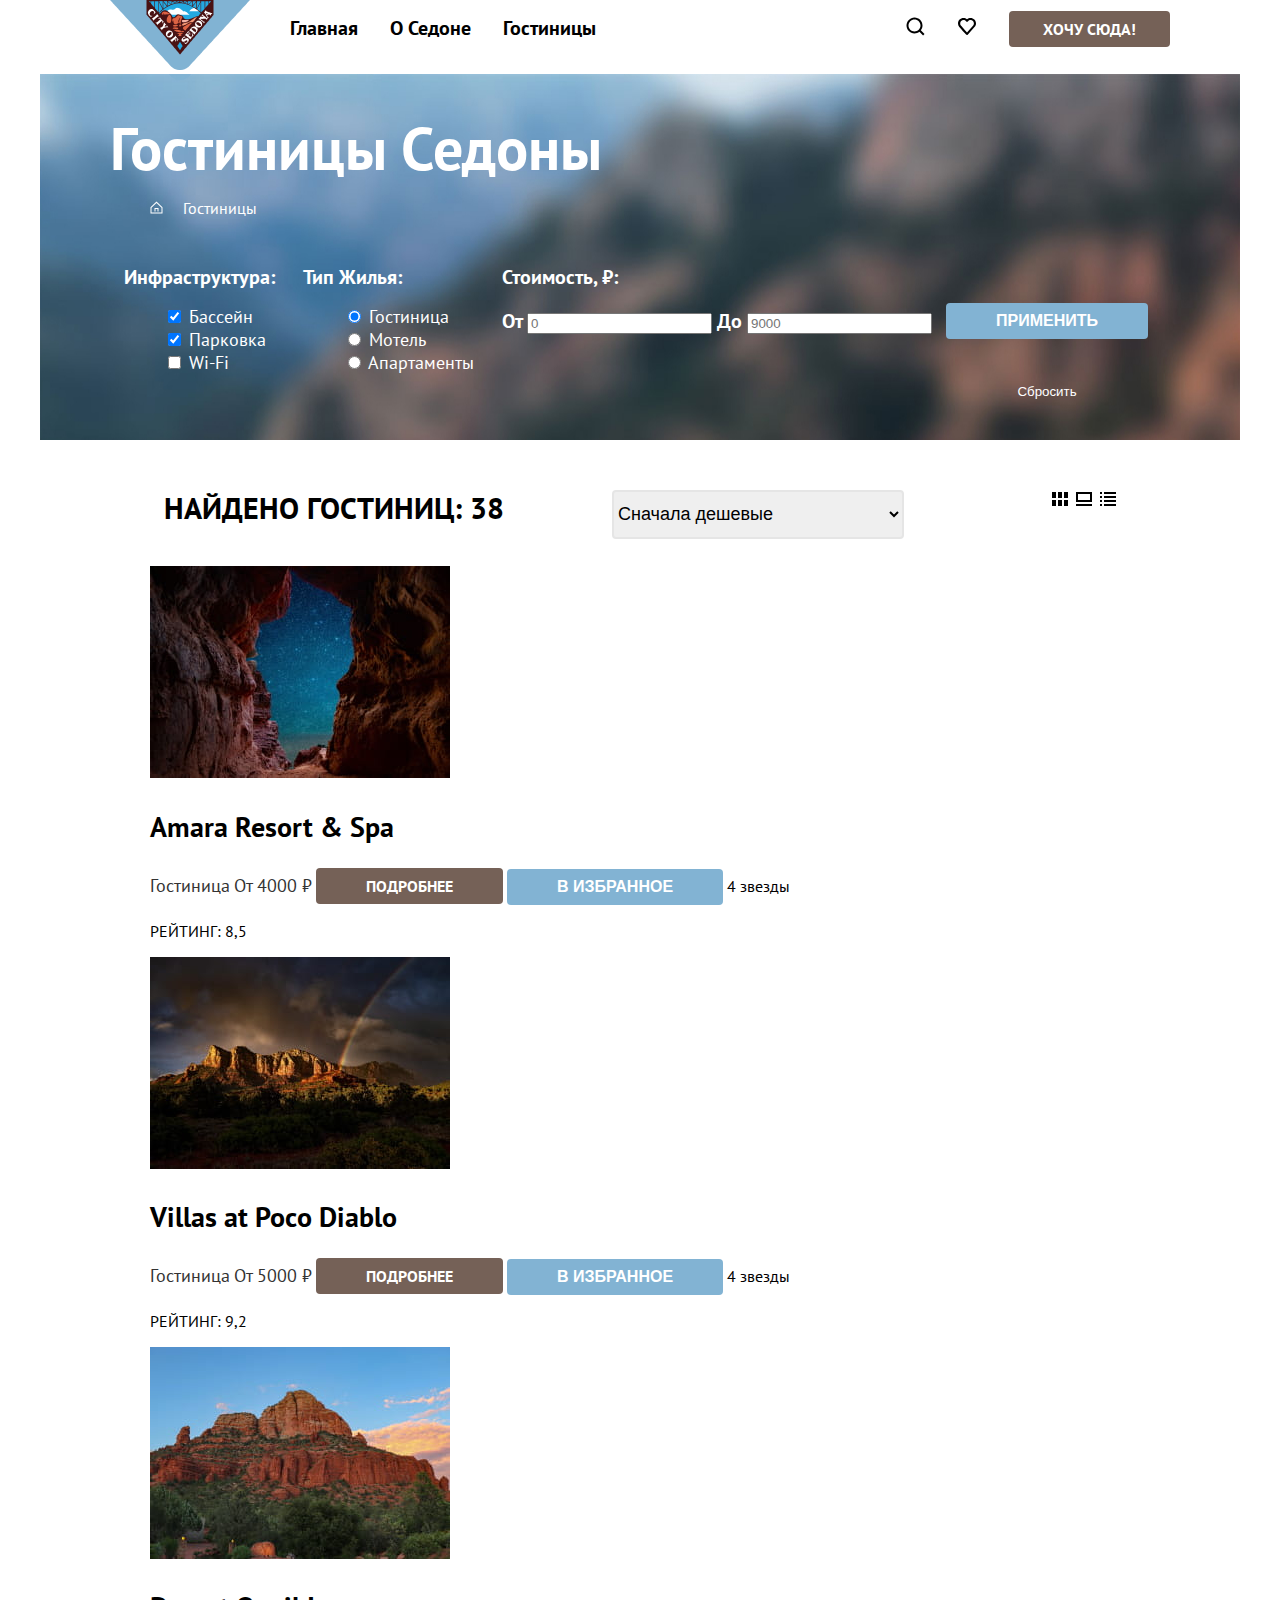
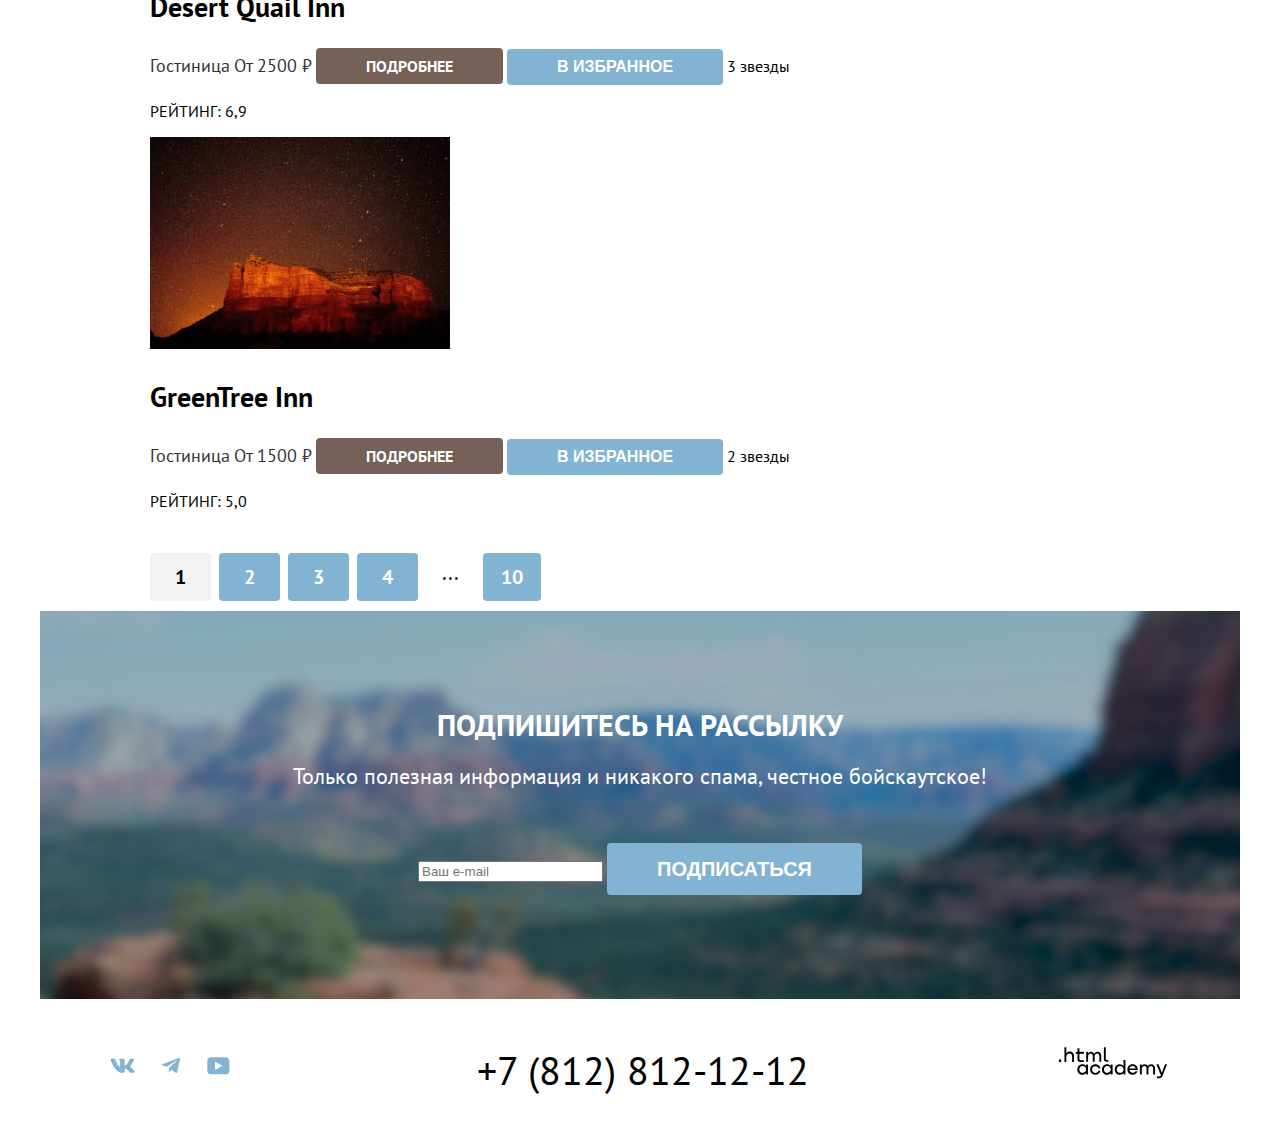
<file: 6/catalog.html>
<!DOCTYPE html>
<html lang="en">

    <head>
        <meta charset="UTF-8">
        <meta name="viewport" content="width=device-width, initial-scale=1.0">
        <link rel="stylesheet" href="css/style.css">
        <title>HTML Academy: Седона</title>
      <base href="https://htmlacademy-htmlcss.github.io/2376057-sedona-38/6/">
</head>

    <body>

        <header class="main-header">
            <nav class="navigation">
                <a href="index.html" class="logo-link">
                    <img src="img/logo.png" alt="Логотип Седона" class="logo" width="140" height="70">
                </a>
                <ul class="nav-list">
                    <li class="nav-item"><a href="#" class="nav-link nav-link-current">Главная</a></li>
                    <li class="nav-item"><a href="#" class="nav-link">О Седоне</a></li>
                    <li class="nav-item"><a href="catalog.html" class="nav-link">Гостиницы</a></li>
                </ul>
                <ul class="nav-list nav-list-user">
                    <li class="nav-item">
                        <a href="#" class="nav-link">
                            <span class="visually-hidden search">Поиск
                            </span>
                            <svg width="20" height="20" viewBox="0 0 20 20" fill="none"
                                xmlns="http://www.w3.org/2000/svg">
                                <path
                                    d="M19.5 18.0083L15.8 14.3287C16.8 13.0359 17.5 11.3453 17.5 9.4558C17.5 5.08011 13.9 1.5 9.5 1.5C5.1 1.5 1.5 5.17956 1.5 9.55525C1.5 13.9309 5.1 17.511 9.5 17.511C11.3 17.511 13 16.9144 14.4 15.8204L18.1 19.5L19.5 18.0083ZM9.5 15.5221C6.2 15.5221 3.5 12.837 3.5 9.55525C3.5 6.27348 6.2 3.5884 9.5 3.5884C12.8 3.5884 15.5 6.27348 15.5 9.55525C15.5 12.837 12.8 15.5221 9.5 15.5221Z"
                                    fill="black" />
                            </svg>
                        </a>
                    </li>
                    <li class="nav-item">
                        <a href="#" class="nav-link">
                            <span class="visually-hidden favorite">Избранное 12
                            </span>
                            <svg width="20" height="20" viewBox="0 0 20 20" fill="none"
                                xmlns="http://www.w3.org/2000/svg">
                                <path
                                    d="M9.9 19C9.6 19 9.3 18.9 9.1 18.6C3.7 12.5 2.4 11.1 2.1 10.7C1.4 9.8 1 8.6 1 7.4C1 4.4 3.4 2 6.5 2C7.8 2 9 2.5 10 3.3C11 2.5 12.3 2 13.5 2C16.5 2 19 4.4 19 7.4C19 8.7 18.5 9.9 17.7 10.8L10.7 18.7C10.5 18.9 10.3 19 9.9 19ZM3.9 9.5C4.2 9.9 7.4 13.5 10 16.4L16.2 9.4C16.7 8.9 16.9 8.2 16.9 7.4C16.9 5.6 15.4 4.1 13.6 4.1C12.6 4.1 11.6 4.6 10.9 5.4C10.6 5.7 10.3 5.8 10 5.8C9.7 5.8 9.4 5.6 9.2 5.4C8.5 4.6 7.5 4.1 6.5 4.1C4.7 4.1 3.2 5.6 3.2 7.4C3.1 8.3 3.5 9 3.9 9.5C3.8 9.5 3.8 9.5 3.9 9.5Z"
                                    fill="black" />
                            </svg>
                        </a>
                    </li>
                    <li class="nav-item">
                        <a href="#" class="nav-link">
                            <span class="header-btn">Хочу сюда!</span>
                        </a>
                    </li>
                </ul>
            </nav>
        </header>

        <main class="main-inner">
            <div class="main-contain">
                <h1 class="main-title">Гостиницы Седоны</h1>
                <ol class="breadcrumbs-list">
                    <li class="breadcrumbs-item">
                        <svg class="breadcrumbs-svg" width="13" height="15" viewBox="0 0 13 15" fill="none" xmlns="http://www.w3.org/2000/svg">
                            <path
                                d="M6.5 0.5L0.5 6.30006V12.5001H12.5V6.30006L6.5 0.5ZM11.5 11.5001H1.5V6.70005L6.5 1.9L11.5 6.70005V11.5001Z"
                                fill="white" />
                            <path d="M4.5 10.5001H5.5V8.00005H7.5V10.5001H8.5V7.00005H4.5V10.5001Z" fill="white" />
                        </svg>
                        <a href="index.html" class="breadcrumbs-link visually-hidden">Главная</a>
                    </li>
                    <li class="breadcrumbs-item"><a href="catalog.html"
                            class="breadcrumbs-link"><span>Гостиницы</span></a>
                    </li>
                </ol>

                <h2 class="visually-hidden">Фильтр</h2>
                <form class="catalog-form" action="https://echo.htmlacademy.ru/">

                    <fieldset class="infrastructure">
                        <label class="filter-title">
                            Инфраструктура:
                        </label>
                        <ul class="filter-list">

                            <li class="filter-item">
                                <label class="filter-name">
                                    <input type="checkbox" name="pool" class="filter-input" checked>
                                    Бассейн
                                </label>
                            </li>
                            <li class="filter-item">
                                <label class="filter-name">
                                    <input type="checkbox" name="parking" class="filter-input" checked>
                                    Парковка
                                </label>
                            </li>
                            <li class="filter-item">
                                <label class="filter-name">
                                    <input type="checkbox" name="wi-Fi" class="filter-input">
                                    Wi-Fi
                                </label>
                            </li>
                        </ul>

                    </fieldset>

                    <fieldset class="Housing">
                        <label class="filter-title">
                            Тип Жилья:
                        </label>
                        <ul class="filter-list">

                            <li class="filter-item">
                                <label class="filter-name">
                                    <input type="radio" name="housing" class="filter-input" checked>
                                    Гостиница
                                </label>
                            </li>
                            <li class="filter-item">
                                <label class="filter-name">
                                    <input type="radio" name="housing" class="filter-input" c>
                                    Мотель
                                </label>
                            </li>
                            <li class="filter-item">
                                <label class="filter-name">
                                    <input type="radio" name="housing" class="filter-input">
                                    Апартаменты
                                </label>
                            </li>
                        </ul>

                    </fieldset>

                    <fieldset class="price">
                        <label class="price-title">Стоимость, ₽:
                            <p>
                                <label class="control">От
                                    <input class="control-input" type="text" name="from" placeholder="0">
                                </label>
                                <label class="control">До
                                    <input class="control-input" type="text" name="to" placeholder="9000">
                                </label>
                            </p>
                        </label>
                    </fieldset>
                    <div class="filter-btn">
                        <button type="submit" class="submit-btn" href="#">Применить</button>
                        <button type="reset" class="reset-btn" href="#">Сбросить</button>
                    </div>
                </form>
            </div>



        </main>

        <section class="catalog">
            <div class="catalog-contain">
                <h2 class="catalog-title">Найдено гостиниц: 38</h2>

                <select class="sorting" name="sorting">
                    <option value="cheap">Сначала дешевые</option>
                    <option value="expensive">Сначала дорогие</option>
                    <option value="high-rating">Высокий рейтинг</option>
                    <option value="low-rating">Низкий рейтинг</option>

                </select>
                <ul class="view-list">
                    <li class="view-item view-item-current">
                        <span class="visually-hidden">Вид-1</span>
                        <svg width="16" height="14" viewBox="0 0 16 14" fill="none" xmlns="http://www.w3.org/2000/svg">
                            <g clip-path="url(#clip0_91232_168)">
                                <path d="M4 0H0V6H4V0Z" fill="black" />
                                <path d="M16 0H12V6H16V0Z" fill="black" />
                                <path d="M10 0H6V6H10V0Z" fill="black" />
                                <path d="M4 8H0V14H4V8Z" fill="black" />
                                <path d="M16 8H12V14H16V8Z" fill="black" />
                                <path d="M10 8H6V14H10V8Z" fill="black" />
                            </g>
                            <defs>
                                <clipPath id="clip0_91232_168">
                                    <rect width="16" height="14" fill="white" />
                                </clipPath>
                            </defs>
                        </svg>
                    </li>
                    <li class="view-item">
                        <span class="visually-hidden">Вид-2</span>
                        <svg width="16" height="14" viewBox="0 0 16 14" fill="none" xmlns="http://www.w3.org/2000/svg">
                            <g clip-path="url(#clip0_91232_277)">
                                <path d="M16 12H0V14H16V12Z" fill="black" />
                                <path d="M14 2V8H2V2H14ZM16 0H0V10H16V0Z" fill="black" />
                            </g>
                            <defs>
                                <clipPath id="clip0_91232_277">
                                    <rect width="16" height="14" fill="white" />
                                </clipPath>
                            </defs>
                        </svg>
                    </li>
                    <li class="view-item">
                        <span class="visually-hidden">Вид-3</span>
                        <svg width="16" height="14" viewBox="0 0 16 14" fill="none" xmlns="http://www.w3.org/2000/svg">
                            <g clip-path="url(#clip0_91232_294)">
                                <path d="M2 0H0V2H2V0Z" fill="black" />
                                <path d="M16 0H4V2H16V0Z" fill="black" />
                                <path d="M2 4H0V6H2V4Z" fill="black" />
                                <path d="M16 4H4V6H16V4Z" fill="black" />
                                <path d="M2 8H0V10H2V8Z" fill="black" />
                                <path d="M16 8H4V10H16V8Z" fill="black" />
                                <path d="M2 12H0V14H2V12Z" fill="black" />
                                <path d="M16 12H4V14H16V12Z" fill="black" />
                            </g>
                            <defs>
                                <clipPath id="clip0_91232_294">
                                    <rect width="16" height="14" fill="white" />
                                </clipPath>
                            </defs>
                        </svg>
                    </li>
                </ul>
            </div>
            <ul class="hotel-list">

                <li class="hotel">
                    <a href="#" class="hotel-link">
                        <img src="img/catalog/hotel-1.jpg" alt="Фото гостиницы Amara Resort & Spa" class="hotel-img"
                            width="300" height="212">
                        <h3 class="hotel-name">Amara Resort & Spa</h3>
                    </a>
                    <span class="hotel-type">Гостиница</span>
                    <span class="hotel-price">От 4000 ₽</span>
                    <a href="#" class="btn more">Подробнее</a>
                    <button class="btn">В избранное</button>
                    <span class="visually-hidden stars">4 звезды</span>
                    <p class="raiting">РЕЙТИНГ: 8,5</p>
                </li>

                <li class="hotel">
                    <a href="#" class="hotel-link"><img src="img/catalog/hotel-2.jpg"
                            alt="Фото гостиницы AVillas at Poco Diablo" class="hotel-img" width="300" height="212">
                        <h3 class="hotel-name">Villas at Poco Diablo</h3>
                    </a>
                    <span class="hotel-type">Гостиница</span>
                    <span class="hotel-price">От 5000 ₽</span>
                    <a href="#" class="btn more">Подробнее</a>
                    <button class="btn">В избранное</button>
                    <span class="visually-hidden stars">4 звезды</span>
                    <p class="raiting">РЕЙТИНГ: 9,2</p>

                </li>

                <li class="hotel">
                    <a href="#" class="hotel-link"><img src="img/catalog/hotel-3.jpg"
                            alt="Фото гостиницы Desert Quail Inn" class="hotel-img" width="300" height="212">
                        <h3 class="hotel-name">Desert Quail Inn</h3>
                    </a>
                    <span class="hotel-type">Гостиница</span>
                    <span class="hotel-price">От 2500 ₽</span>
                    <a href="#" class="btn more">Подробнее</a>
                    <button class="btn">В избранное</button>
                    <span class="visually-hidden stars">3 звезды</span>
                    <p class="raiting">РЕЙТИНГ: 6,9</p>

                </li>

                <li class="hotel">
                    <a href="#" class="hotel-link"><img src="img/catalog/hotel-4.jpg" alt="Фото гостиницы GreenTree Inn"
                            class="hotel-img" width="300" height="212">
                        <h3 class="hotel-name">GreenTree Inn</h3>
                    </a>
                    <span class="hotel-type">Гостиница</span>
                    <span class="hotel-price">От 1500 ₽</span>
                    <a href="#" class="btn more">Подробнее</a>
                    <button class="btn">В избранное</button>
                    <span class="visually-hidden stars">2 звезды</span>
                    <p class="raiting">РЕЙТИНГ: 5,0</p>

                </li>

            </ul>

        </section>

        <section class="pagination">

            <ul class="pagination-list">
                <li class="pagination-item "><a href="#" class="pagination-link pagination-link-current">1</a></li>
                <li class="pagination-item"><a href="#" class="pagination-link">2</a></li>
                <li class="pagination-item"><a href="#" class="pagination-link">3</a></li>
                <li class="pagination-item"><a href="#" class="pagination-link">4</a></li>
                <li class="pagination-item"><span class="dots">...</span></li>
                <li class="pagination-item "><a href="#" class="pagination-link pagination-link-ten">10</a></li>
            </ul>

        </section>

        <section class="mailing">
            <h2 class="mailing-title">Подпишитесь на рассылку</h2>
            <p class="mailing-subtitle">Только полезная информация и никакого спама, честное бойскаутское!</p>
            <form class="mailing-form" action="https://echo.htmlacademy.ru/" method="post">
                <label class="mailing-label">
                    <input class="mailing-input" type="email" placeholder="Ваш e-mail" name="email" required>
                    <button class="mailing-button button" type="submit">Подписаться</button>
                </label>
            </form>

        </section>

        <footer class="main-footer">

            <ul class="social-list">
                <li class="social-item">
                    <a href="#" class="social-link">
                        <span class="visually-hidden">VK</span>
                        <svg width="25" height="15" viewBox="0 0 25 15" fill="none" xmlns="http://www.w3.org/2000/svg">
                            <path fill-rule="evenodd" clip-rule="evenodd"
                                d="M24.1164 1.80445C24.2824 1.25845 24.1164 0.856445 23.3214 0.856445H20.6964C20.0284 0.856445 19.7204 1.20345 19.5534 1.58645C19.5534 1.58645 18.2184 4.78245 16.3274 6.85845C15.7154 7.46045 15.4374 7.65145 15.1034 7.65145C14.9364 7.65145 14.6854 7.46045 14.6854 6.91345V1.80445C14.6854 1.14845 14.5014 0.856445 13.9454 0.856445H9.81738C9.40038 0.856445 9.14938 1.16045 9.14938 1.44945C9.14938 2.07045 10.0954 2.21445 10.1924 3.96245V7.76045C10.1924 8.59345 10.0394 8.74444 9.70538 8.74444C8.81538 8.74444 6.65038 5.53345 5.36538 1.85945C5.11638 1.14445 4.86438 0.856445 4.19338 0.856445H1.56638C0.816382 0.856445 0.666382 1.20345 0.666382 1.58645C0.666382 2.26845 1.55638 5.65645 4.81138 10.1374C6.98138 13.1974 10.0364 14.8564 12.8194 14.8564C14.4884 14.8564 14.6944 14.4884 14.6944 13.8534V11.5404C14.6944 10.8034 14.8524 10.6564 15.3814 10.6564C15.7714 10.6564 16.4384 10.8484 17.9964 12.3234C19.7764 14.0724 20.0694 14.8564 21.0714 14.8564H23.6964C24.4464 14.8564 24.8224 14.4884 24.6064 13.7604C24.3684 13.0364 23.5184 11.9854 22.3914 10.7384C21.7794 10.0284 20.8614 9.26345 20.5824 8.88045C20.1934 8.38945 20.3044 8.17044 20.5824 7.73345C20.5824 7.73345 23.7824 3.30745 24.1154 1.80445H24.1164Z"
                                fill="#83B3D3" />
                        </svg>
                    </a>
                </li>
                <li class="social-item">
                    <a href="#" class="social-link">
                        <span class="visually-hidden">Telegram</span>
                        <svg width="18" height="17" viewBox="0 0 18 17" fill="none" xmlns="http://www.w3.org/2000/svg">
                            <path
                                d="M16.785 0.955705L0.840489 7.1042C-0.247661 7.54126 -0.241365 8.14828 0.640845 8.41897L4.73445 9.69597L14.2058 3.72014C14.6537 3.44766 15.0629 3.59424 14.7265 3.89281L7.05283 10.8183H7.05103L7.05283 10.8192L6.77045 15.0387C7.18413 15.0387 7.36669 14.8489 7.59871 14.625L9.58705 12.6915L13.7229 15.7464C14.4855 16.1664 15.0332 15.9506 15.2229 15.0405L17.9379 2.2453C18.2158 1.13107 17.5126 0.626562 16.785 0.955705Z"
                                fill="#83B3D3" />
                        </svg>
                    </a>
                </li>
                <li class="social-item">
                    <a href="#" class="social-link">
                        <span class="visually-hidden">Youtube</span>
                        <svg width="23" height="18" viewBox="0 0 23 18" fill="none" xmlns="http://www.w3.org/2000/svg">
                            <path
                                d="M18.9402 0.356445H3.50738C1.64668 0.356445 0.333252 1.9502 0.333252 3.75645V13.8502C0.333252 15.7627 1.64668 17.3564 3.50738 17.3564H19.1591C20.8009 17.3564 22.3333 15.7627 22.3333 13.9564V3.75645C22.1143 1.9502 20.8009 0.356445 18.9402 0.356445ZM7.99494 12.8939V4.81894L15.3283 8.85645L7.99494 12.8939Z"
                                fill="#83B3D3" />
                        </svg>
                    </a>
                </li>
            </ul>

            <address class="tel">
                <a href="tel:+78128121212" class="number">+7 (812) 812-12-12</a>
            </address>

            <a href="https://htmlacademy.ru/" class="htmlacademy-link">
                <img src="img/footer-logo.svg" alt="Логотип HtmlAcademy" class="htmlacademy-logo" width="114"
                    height="32">
            </a>
        </footer>




    </body>

</html>
</file>
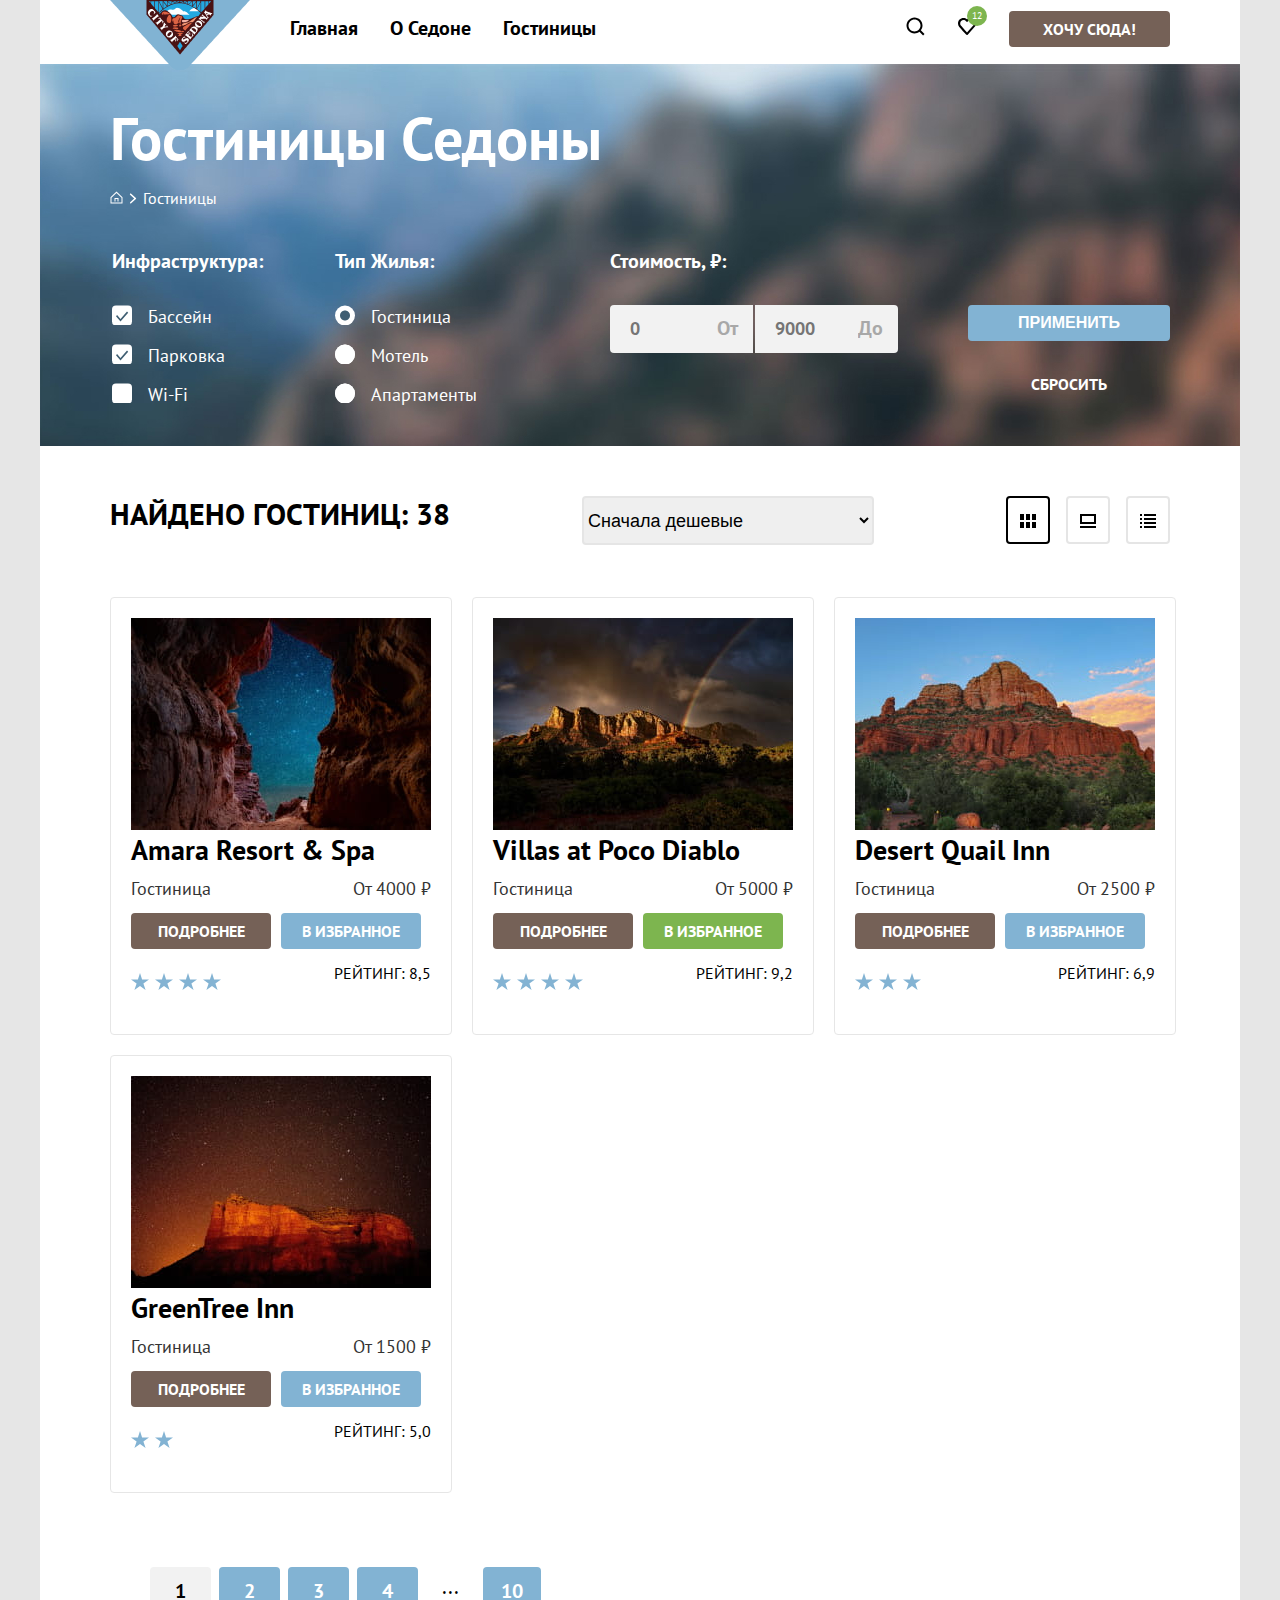
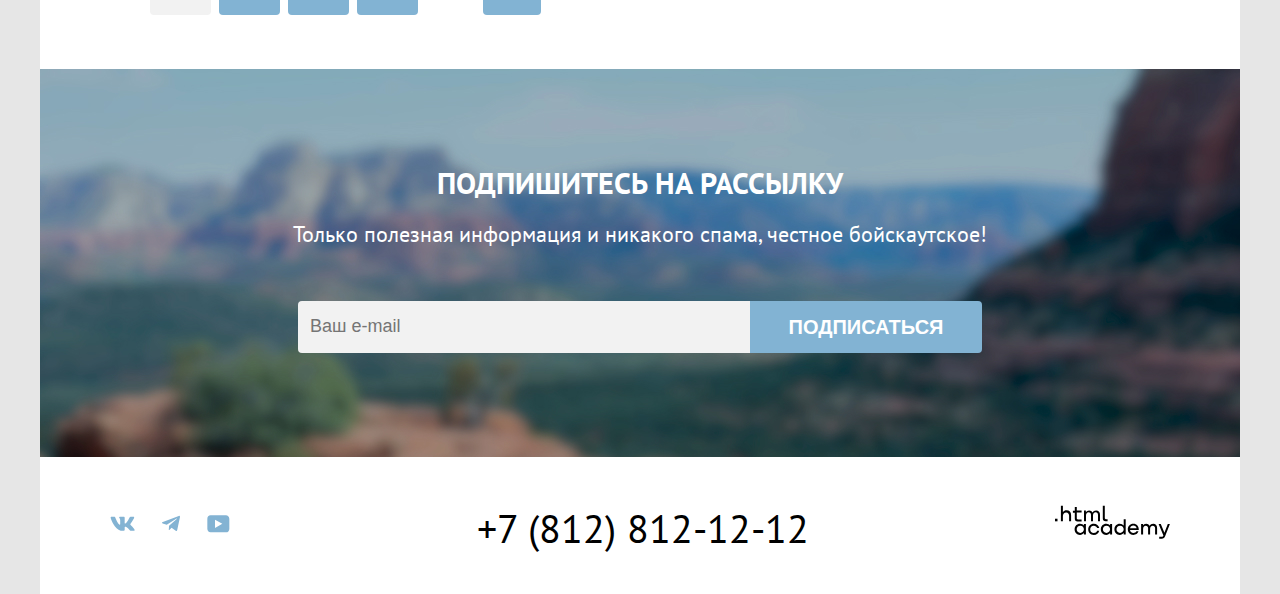
<file: 7/catalog.html>
<!DOCTYPE html>
<html lang="en">

    <head>
        <meta charset="UTF-8">
        <meta name="viewport" content="width=device-width, initial-scale=1.0">
        <link rel="stylesheet" href="css/style.css">
        <title>HTML Academy: Седона</title>
      <base href="https://htmlacademy-htmlcss.github.io/2376057-sedona-38/7/">
</head>

    <body>

        <header class="main-header">
            <div class="header-wrapper">
                <nav class="navigation">
                    <a href="index.html" class="logo-link">
                        <img src="img/logo.png" alt="Логотип Седона" class="logo" width="140" height="70">
                    </a>
                    <ul class="nav-list">
                        <li class="nav-item"><a href="index.html" class="nav-link">Главная</a></li>
                        <li class="nav-item"><a href="#" class="nav-link">О Седоне</a></li>
                        <li class="nav-item"><a href="catalog.html" class="nav-link">Гостиницы</a></li>
                    </ul>
                    <ul class="nav-list nav-list-user">
                        <li class="nav-item">
                            <a href="#" class="nav-link">
                                <span class="visually-hidden search">Поиск
                                </span>
                                <svg width="20" height="20" viewBox="0 0 20 20" fill="none"
                                    xmlns="http://www.w3.org/2000/svg">
                                    <path
                                        d="M19.5 18.0083L15.8 14.3287C16.8 13.0359 17.5 11.3453 17.5 9.4558C17.5 5.08011 13.9 1.5 9.5 1.5C5.1 1.5 1.5 5.17956 1.5 9.55525C1.5 13.9309 5.1 17.511 9.5 17.511C11.3 17.511 13 16.9144 14.4 15.8204L18.1 19.5L19.5 18.0083ZM9.5 15.5221C6.2 15.5221 3.5 12.837 3.5 9.55525C3.5 6.27348 6.2 3.5884 9.5 3.5884C12.8 3.5884 15.5 6.27348 15.5 9.55525C15.5 12.837 12.8 15.5221 9.5 15.5221Z"
                                        fill="currentColor" />
                                </svg>
                            </a>
                        </li>
                        <li class="nav-item">
                            <div>
                                <a href="#" class="nav-link">
                                    <span class="visually-hidden favorite">Избранное</span>
                                    <svg width="20" height="20" viewBox="0 0 20 20" fill="none"
                                        xmlns="http://www.w3.org/2000/svg">
                                        <path
                                            d="M9.9 19C9.6 19 9.3 18.9 9.1 18.6C3.7 12.5 2.4 11.1 2.1 10.7C1.4 9.8 1 8.6 1 7.4C1 4.4 3.4 2 6.5 2C7.8 2 9 2.5 10 3.3C11 2.5 12.3 2 13.5 2C16.5 2 19 4.4 19 7.4C19 8.7 18.5 9.9 17.7 10.8L10.7 18.7C10.5 18.9 10.3 19 9.9 19ZM3.9 9.5C4.2 9.9 7.4 13.5 10 16.4L16.2 9.4C16.7 8.9 16.9 8.2 16.9 7.4C16.9 5.6 15.4 4.1 13.6 4.1C12.6 4.1 11.6 4.6 10.9 5.4C10.6 5.7 10.3 5.8 10 5.8C9.7 5.8 9.4 5.6 9.2 5.4C8.5 4.6 7.5 4.1 6.5 4.1C4.7 4.1 3.2 5.6 3.2 7.4C3.1 8.3 3.5 9 3.9 9.5C3.8 9.5 3.8 9.5 3.9 9.5Z"
                                            fill="currentColor" />
                                    </svg>
                                    <span class="many-favorite">12</span>
                                </a>
                            </div>
                        </li>
                        <li class="nav-item">
                            <a href="catalog.html" class="nav-link">
                                <span class="header-btn">Хочу сюда!</span>
                            </a>
                        </li>
                    </ul>
                </nav>
            </div>
        </header>

        <main class="main-catalog">

            <section class="filter">
                <div class="filter-contain">
                    <h1 class="filter-section-title">Гостиницы Седоны</h1>
                    <ol class="breadcrumbs-list">
                        <li class="breadcrumbs-item">
                            <svg class="breadcrumbs-svg" width="13" height="15" viewBox="0 0 13 15" fill="none"
                                xmlns="http://www.w3.org/2000/svg">
                                <path
                                    d="M6.5 0.5L0.5 6.30006V12.5001H12.5V6.30006L6.5 0.5ZM11.5 11.5001H1.5V6.70005L6.5 1.9L11.5 6.70005V11.5001Z"
                                    fill="white" />
                                <path d="M4.5 10.5001H5.5V8.00005H7.5V10.5001H8.5V7.00005H4.5V10.5001Z" fill="white" />
                            </svg>
                            <a href="index.html" class="breadcrumbs-link visually-hidden">Главная</a>
                        </li>
                        <li class="breadcrumbs-item"><a href="catalog.html"
                                class="breadcrumbs-link"><span>Гостиницы</span></a>
                        </li>
                    </ol>

                    <h2 class="visually-hidden">Фильтр</h2>
                    <form class="catalog-form" action="https://echo.htmlacademy.ru/">

                        <fieldset class="infrastructure">
                            <label class="filter-title">
                                Инфраструктура:
                            </label>
                            <ul class="filter-list">

                                <li class="filter-item">
                                    <label class="filter-name">
                                        <input type="checkbox" name="pool" class="filter-input" checked>
                                        <span class="check-box"></span>
                                        Бассейн
                                    </label>
                                </li>
                                <li class="filter-item">
                                    <label class="filter-name">
                                        <input type="checkbox" name="parking" class="filter-input" checked>
                                        <span class="check-box"></span>
                                        Парковка
                                    </label>
                                </li>
                                <li class="filter-item">
                                    <label class="filter-name">
                                        <input type="checkbox" name="wi-Fi" class="filter-input">
                                        <span class="check-box"></span>
                                        Wi-Fi
                                    </label>
                                </li>
                            </ul>

                        </fieldset>

                        <fieldset class="housing">
                            <label class="filter-title">
                                Тип Жилья:
                            </label>
                            <ul class="filter-list">

                                <li class="filter-item">
                                    <label class="filter-name">
                                        <input type="radio" name="housing" class="filter-input" checked>
                                        <span class="radio-box"></span>
                                        Гостиница
                                    </label>
                                </li>
                                <li class="filter-item">
                                    <label class="filter-name">
                                        <input type="radio" name="housing" class="filter-input">
                                        <span class="radio-box"></span>
                                        Мотель
                                    </label>
                                </li>
                                <li class="filter-item">
                                    <label class="filter-name">
                                        <input type="radio" name="housing" class="filter-input">
                                        <span class="radio-box"></span>
                                        Апартаменты
                                    </label>
                                </li>
                            </ul>

                        </fieldset>

                        <div class="price">
                            <label class="price-title">Стоимость, ₽:
                                <div class="control-contain">
                                    <div>
                                        <label class="control">
                                            <span class="control-text control-text-from">От</span>
                                            <input class="control-input control-input-from" type="text" name="from"
                                                placeholder="0">
                                        </label>
                                    </div>
                                    <div>
                                        <label class="control">
                                            <span class="control-text control-text-to">До</span>
                                            <input class="control-input control-input-to" type="text" name="to"
                                                placeholder="9000">
                                        </label>
                                    </div>
                                </div>
                            </label>
                        </div>
                        <fieldset class="filter-btn">
                            <button type="submit" class="submit-btn" href="#">Применить</button>
                            <button type="reset" class="reset-btn" href="#">Сбросить</button>
                        </fieldset>
                    </form>
                </div>



            </section>

            <section class="catalog">
                <div class="catalog-contain">
                    <h2 class="catalog-title">Найдено гостиниц: 38</h2>

                    <select class="sorting" name="sorting">
                        <option value="cheap">Сначала дешевые</option>
                        <option value="expensive">Сначала дорогие</option>
                        <option value="high-rating">Высокий рейтинг</option>
                        <option value="low-rating">Низкий рейтинг</option>

                    </select>
                    <ul class="view-list">
                        <li class="view-item view-item-current">
                            <span class="visually-hidden">Вид-1</span>
                            <svg width="16" height="14" viewBox="0 0 16 14" fill="none"
                                xmlns="http://www.w3.org/2000/svg">
                                <g clip-path="url(#clip0_91232_168)">
                                    <path d="M4 0H0V6H4V0Z" fill="black" />
                                    <path d="M16 0H12V6H16V0Z" fill="black" />
                                    <path d="M10 0H6V6H10V0Z" fill="black" />
                                    <path d="M4 8H0V14H4V8Z" fill="black" />
                                    <path d="M16 8H12V14H16V8Z" fill="black" />
                                    <path d="M10 8H6V14H10V8Z" fill="black" />
                                </g>
                                <defs>
                                    <clipPath id="clip0_91232_168">
                                        <rect width="16" height="14" fill="white" />
                                    </clipPath>
                                </defs>
                            </svg>
                        </li>
                        <li class="view-item">
                            <span class="visually-hidden">Вид-2</span>
                            <svg width="16" height="14" viewBox="0 0 16 14" fill="none"
                                xmlns="http://www.w3.org/2000/svg">
                                <g clip-path="url(#clip0_91232_277)">
                                    <path d="M16 12H0V14H16V12Z" fill="black" />
                                    <path d="M14 2V8H2V2H14ZM16 0H0V10H16V0Z" fill="black" />
                                </g>
                                <defs>
                                    <clipPath id="clip0_91232_277">
                                        <rect width="16" height="14" fill="white" />
                                    </clipPath>
                                </defs>
                            </svg>
                        </li>
                        <li class="view-item">
                            <span class="visually-hidden">Вид-3</span>
                            <svg width="16" height="14" viewBox="0 0 16 14" fill="none"
                                xmlns="http://www.w3.org/2000/svg">
                                <g clip-path="url(#clip0_91232_294)">
                                    <path d="M2 0H0V2H2V0Z" fill="black" />
                                    <path d="M16 0H4V2H16V0Z" fill="black" />
                                    <path d="M2 4H0V6H2V4Z" fill="black" />
                                    <path d="M16 4H4V6H16V4Z" fill="black" />
                                    <path d="M2 8H0V10H2V8Z" fill="black" />
                                    <path d="M16 8H4V10H16V8Z" fill="black" />
                                    <path d="M2 12H0V14H2V12Z" fill="black" />
                                    <path d="M16 12H4V14H16V12Z" fill="black" />
                                </g>
                                <defs>
                                    <clipPath id="clip0_91232_294">
                                        <rect width="16" height="14" fill="white" />
                                    </clipPath>
                                </defs>
                            </svg>
                        </li>
                    </ul>
                </div>
                <ul class="hotel-list">

                    <li class="hotel hotel-1">
                        <a href="#" class="hotel-link">
                            <img src="img/catalog/hotel-1.jpg" alt="Фото гостиницы Amara Resort & Spa" class="hotel-img"
                                width="300" height="212">
                            <h3 class="hotel-name">Amara Resort & Spa</h3>
                        </a>
                        <span class="hotel-type">Гостиница</span>
                        <span class="hotel-price">От 4000 ₽</span>
                        <a href="#" class="btn-more">Подробнее</a>
                        <a href="#" class="btn-favorite">В избранное</a>
                        <p class="stars stars-4">
                            <span class="visually-hidden">4 звезды</span>
                            <span class="star"></span>
                            <span class="star"></span>
                            <span class="star"></span>
                            <span class="star"></span>
                          </p>
                        <p class="raiting">РЕЙТИНГ: 8,5</p>
                    </li>

                    <li class="hotel hotel-2">
                        <a href="#" class="hotel-link"><img src="img/catalog/hotel-2.jpg"
                                alt="Фото гостиницы AVillas at Poco Diablo" class="hotel-img" width="300" height="212">
                            <h3 class="hotel-name">Villas at Poco Diablo</h3>
                        </a>
                        <span class="hotel-type">Гостиница</span>
                        <span class="hotel-price">От 5000 ₽</span>
                        <a href="#" class="btn-more">Подробнее</a>
                        <a href="#" class="btn-favorite btn-favorite-current">В избранное</a>
                        <p class="stars stars-4">
                            <span class="visually-hidden">4 звезды</span>
                            <span class="star"></span>
                            <span class="star"></span>
                            <span class="star"></span>
                            <span class="star"></span>
                          </p>
                        <p class="raiting">РЕЙТИНГ: 9,2</p>

                    </li>

                    <li class="hotel hotel-3">
                        <a href="#" class="hotel-link"><img src="img/catalog/hotel-3.jpg"
                                alt="Фото гостиницы Desert Quail Inn" class="hotel-img" width="300" height="212">
                            <h3 class="hotel-name">Desert Quail Inn</h3>
                        </a>
                        <span class="hotel-type">Гостиница</span>
                        <span class="hotel-price">От 2500 ₽</span>
                        <a href="#" class="btn-more">Подробнее</a>
                        <a href="#" class="btn-favorite">В избранное</a>
                        <p class="stars stars-3">
                            <span class="visually-hidden">4 звезды</span>
                            <span class="star"></span>
                            <span class="star"></span>
                            <span class="star"></span>
                          </p>
                        <p class="raiting">РЕЙТИНГ: 6,9</p>

                    </li>

                    <li class="hotel hotel-4">
                        <a href="#" class="hotel-link"><img src="img/catalog/hotel-4.jpg"
                                alt="Фото гостиницы GreenTree Inn" class="hotel-img" width="300" height="212">
                            <h3 class="hotel-name">GreenTree Inn</h3>
                        </a>
                        <span class="hotel-type">Гостиница</span>
                        <span class="hotel-price">От 1500 ₽</span>
                        <a href="#" class="btn-more">Подробнее</a>
                        <a href="#" class="btn-favorite">В избранное</a>
                        <p class="stars stars-2">
                            <span class="visually-hidden">4 звезды</span>
                            <span class="star"></span>
                            <span class="star"></span>
                          </p>
                        <p class="raiting">РЕЙТИНГ: 5,0</p>

                    </li>

                </ul>

            </section>

            <section class="pagination">
                <div class="pagination-wrapper">
                    <ul class="pagination-list">
                        <li class="pagination-item "><a href="#" class="pagination-link pagination-link-current">1</a>
                        </li>
                        <li class="pagination-item"><a href="#" class="pagination-link">2</a></li>
                        <li class="pagination-item"><a href="#" class="pagination-link">3</a></li>
                        <li class="pagination-item"><a href="#" class="pagination-link">4</a></li>
                        <li class="pagination-item"><span class="dots">...</span></li>
                        <li class="pagination-item "><a href="#" class="pagination-link pagination-link-ten">10</a></li>
                    </ul>
                </div>
            </section>

            <section class="mailing">
                <h2 class="mailing-title">Подпишитесь на рассылку</h2>
                <p class="mailing-subtitle">Только полезная информация и никакого спама, честное бойскаутское!</p>
                <form class="mailing-form" action="https://echo.htmlacademy.ru/" method="post">
                    <label class="mailing-label">
                        <input class="mailing-input" type="email" placeholder="Ваш e-mail" name="email" required>
                        <button class="mailing-button button" type="submit">Подписаться</button>
                    </label>
                </form>

            </section>

        </main>

        <footer class="main-footer">
            <div class="main-footer-wrapper">
                <ul class="social-list">
                    <li class="social-item">
                        <a href="https://vk.com/htmlacademy" class="social-link">
                            <span class="visually-hidden">VK</span>
                            <svg width="25" height="15" viewBox="0 0 25 15" fill="none"
                                xmlns="http://www.w3.org/2000/svg">
                                <path fill-rule="evenodd" clip-rule="evenodd"
                                    d="M24.1164 1.80445C24.2824 1.25845 24.1164 0.856445 23.3214 0.856445H20.6964C20.0284 0.856445 19.7204 1.20345 19.5534 1.58645C19.5534 1.58645 18.2184 4.78245 16.3274 6.85845C15.7154 7.46045 15.4374 7.65145 15.1034 7.65145C14.9364 7.65145 14.6854 7.46045 14.6854 6.91345V1.80445C14.6854 1.14845 14.5014 0.856445 13.9454 0.856445H9.81738C9.40038 0.856445 9.14938 1.16045 9.14938 1.44945C9.14938 2.07045 10.0954 2.21445 10.1924 3.96245V7.76045C10.1924 8.59345 10.0394 8.74444 9.70538 8.74444C8.81538 8.74444 6.65038 5.53345 5.36538 1.85945C5.11638 1.14445 4.86438 0.856445 4.19338 0.856445H1.56638C0.816382 0.856445 0.666382 1.20345 0.666382 1.58645C0.666382 2.26845 1.55638 5.65645 4.81138 10.1374C6.98138 13.1974 10.0364 14.8564 12.8194 14.8564C14.4884 14.8564 14.6944 14.4884 14.6944 13.8534V11.5404C14.6944 10.8034 14.8524 10.6564 15.3814 10.6564C15.7714 10.6564 16.4384 10.8484 17.9964 12.3234C19.7764 14.0724 20.0694 14.8564 21.0714 14.8564H23.6964C24.4464 14.8564 24.8224 14.4884 24.6064 13.7604C24.3684 13.0364 23.5184 11.9854 22.3914 10.7384C21.7794 10.0284 20.8614 9.26345 20.5824 8.88045C20.1934 8.38945 20.3044 8.17044 20.5824 7.73345C20.5824 7.73345 23.7824 3.30745 24.1154 1.80445H24.1164Z"
                                    fill="#83B3D3" />
                            </svg>
                        </a>
                    </li>
                    <li class="social-item">
                        <a href="https://t.me/htmlacademy" class="social-link">
                            <span class="visually-hidden">Telegram</span>
                            <svg width="18" height="17" viewBox="0 0 18 17" fill="none"
                                xmlns="http://www.w3.org/2000/svg">
                                <path
                                    d="M16.785 0.955705L0.840489 7.1042C-0.247661 7.54126 -0.241365 8.14828 0.640845 8.41897L4.73445 9.69597L14.2058 3.72014C14.6537 3.44766 15.0629 3.59424 14.7265 3.89281L7.05283 10.8183H7.05103L7.05283 10.8192L6.77045 15.0387C7.18413 15.0387 7.36669 14.8489 7.59871 14.625L9.58705 12.6915L13.7229 15.7464C14.4855 16.1664 15.0332 15.9506 15.2229 15.0405L17.9379 2.2453C18.2158 1.13107 17.5126 0.626562 16.785 0.955705Z"
                                    fill="#83B3D3" />
                            </svg>
                        </a>
                    </li>
                    <li class="social-item">
                        <a href="https://www.youtube.com/user/htmlacademyru " class="social-link">
                            <span class="visually-hidden">Youtube</span>
                            <svg width="23" height="18" viewBox="0 0 23 18" fill="none"
                                xmlns="http://www.w3.org/2000/svg">
                                <path
                                    d="M18.9402 0.356445H3.50738C1.64668 0.356445 0.333252 1.9502 0.333252 3.75645V13.8502C0.333252 15.7627 1.64668 17.3564 3.50738 17.3564H19.1591C20.8009 17.3564 22.3333 15.7627 22.3333 13.9564V3.75645C22.1143 1.9502 20.8009 0.356445 18.9402 0.356445ZM7.99494 12.8939V4.81894L15.3283 8.85645L7.99494 12.8939Z"
                                    fill="#83B3D3" />
                            </svg>
                        </a>
                    </li>
                </ul>

                <address class="tel">
                    <a href="tel:+78128121212" class="number">+7 (812) 812-12-12</a>
                </address>

                <a href="https://htmlacademy.ru/" class="htmlacademy-link">
                    <svg xmlns="http://www.w3.org/2000/svg" width="115" height="34" viewBox="0 0 115 34" fill="none">
                        <path d="M0 13.7232V16.3232H2.5V13.7232H0Z" fill="currentColor" />
                        <path
                            d="M11.6 5.32324C10 5.32324 8.8 6.02324 8 7.02324H7.9V0.823242H5.9V16.3232H7.9V11.0232C7.9 8.92324 9.2 7.42324 11.2 7.42324C13 7.42324 14.1 8.82324 14.1 10.6232V16.3232H16.1V10.2232C16.2 7.22324 14.3 5.32324 11.6 5.32324Z"
                            fill="currentColor" />
                        <path
                            d="M26.6 5.62324H21.8V1.92324H19.8V5.72324H17.9V7.72324H19.8V13.7232C19.8 15.4232 20.8 16.4232 22.5 16.4232H26.6V14.4232H22.9C22.2 14.4232 21.8 14.0232 21.8 13.3232V7.62324H26.6V5.62324Z"
                            fill="currentColor" />
                        <path
                            d="M41.1 5.42324C39.5 5.42324 38.2 6.22324 37.6 7.52324H37.5C36.9 6.32324 35.7 5.42324 34.1 5.42324C32.7 5.42324 31.6 6.22324 31 7.22324H30.9V5.62324H29V16.2232H31V10.8232C31 8.82324 32 7.32324 33.6 7.32324C35.1 7.32324 36 8.32324 36 9.92324V16.2232H38V10.6232C38 8.22324 39.4 7.32324 40.6 7.32324C42.1 7.32324 43 8.32324 43 9.92324V16.2232H45V9.72324C45.1 7.22324 43.6 5.42324 41.1 5.42324Z"
                            fill="currentColor" />
                        <path
                            d="M47.8 13.5232C47.8 15.2232 48.8 16.2232 50.6 16.2232H52.6V14.2232H50.9C50.2 14.2232 49.8 13.8232 49.8 13.1232V0.823242H47.8V13.5232Z"
                            fill="currentColor" />
                        <path
                            d="M28.9 20.5232C28 19.4232 26.7 18.7232 25 18.7232C21.9 18.7232 19.6 21.0232 19.6 24.3232C19.6 27.6232 21.9 29.9232 25 29.9232C26.8 29.9232 28 29.1232 28.8 28.0232H28.9V29.6232H30.9V19.0232H28.9V20.5232ZM25.3 27.9232C23.1 27.9232 21.7 26.3232 21.7 24.3232C21.7 22.3232 23.1 20.7232 25.3 20.7232C27.5 20.7232 28.9 22.3232 28.9 24.3232C28.9 26.2232 27.5 27.9232 25.3 27.9232Z"
                            fill="currentColor" />
                        <path
                            d="M44.2 22.8232C43.7 20.4232 41.6 18.7232 38.8 18.7232C35.4 18.7232 33.2 21.2232 33.2 24.3232C33.2 27.4232 35.4 29.9232 38.8 29.9232C41.6 29.9232 43.7 28.1232 44.2 25.7232H42.1C41.7 27.0232 40.4 28.0232 38.8 28.0232C36.6 28.0232 35.2 26.4232 35.2 24.4232C35.2 22.4232 36.6 20.8232 38.8 20.8232C40.4 20.8232 41.6 21.8232 42.1 23.0232H44.2V22.8232Z"
                            fill="currentColor" />
                        <path
                            d="M55.1 20.5232C54.2 19.4232 52.9 18.7232 51.2 18.7232C48.1 18.7232 45.8 21.0232 45.8 24.3232C45.8 27.6232 48.1 29.9232 51.2 29.9232C53 29.9232 54.2 29.1232 55 28.0232H55.1V29.6232H57.1V19.0232H55.1V20.5232ZM51.5 27.9232C49.3 27.9232 47.9 26.3232 47.9 24.3232C47.9 22.3232 49.3 20.7232 51.5 20.7232C53.7 20.7232 55.1 22.3232 55.1 24.3232C55.1 26.2232 53.6 27.9232 51.5 27.9232Z"
                            fill="currentColor" />
                        <path
                            d="M68.7 20.6232C67.8 19.5232 66.5 18.7232 64.8 18.7232C61.7 18.7232 59.4 21.0232 59.4 24.3232C59.4 27.6232 61.6 29.9232 64.8 29.9232C66.5 29.9232 67.8 29.1232 68.6 28.1232H68.7V29.6232H70.7V14.2232H68.7V20.6232ZM65.1 27.9232C62.9 27.9232 61.5 26.3232 61.5 24.3232C61.5 22.3232 62.9 20.7232 65.1 20.7232C67.3 20.7232 68.7 22.3232 68.7 24.3232C68.6 26.3232 67.2 27.9232 65.1 27.9232Z"
                            fill="currentColor" />
                        <path
                            d="M78.3 18.7232C75 18.7232 72.8 21.2232 72.8 24.3232C72.8 27.3232 74.9 29.9232 78.3 29.9232C80.8 29.9232 82.8 28.6232 83.5 26.3232H81.4C80.9 27.3232 79.8 27.9232 78.4 27.9232C76.5 27.9232 75.1 26.6232 75 25.0232H83.8C84 21.4232 81.8 18.7232 78.3 18.7232ZM78.3 20.6232C80 20.6232 81.3 21.6232 81.6 23.2232H75.1C75.4 21.7232 76.6 20.6232 78.3 20.6232Z"
                            fill="currentColor" />
                        <path
                            d="M98.2 18.7232C96.6 18.7232 95.3 19.5232 94.6 20.7232H94.5C93.9 19.5232 92.7 18.7232 91.1 18.7232C89.7 18.7232 88.6 19.4232 88 20.5232V19.0232H86.1V29.6232H88.1V24.2232C88.1 22.2232 89.1 20.8232 90.7 20.7232C92.2 20.7232 93.1 21.7232 93.1 23.3232V29.6232H95.1V24.0232C95.1 21.6232 96.5 20.7232 97.7 20.7232C99.2 20.7232 100.1 21.7232 100.1 23.3232V29.6232H102.1V23.1232C102.2 20.5232 100.7 18.7232 98.2 18.7232Z"
                            fill="currentColor" />
                        <path
                            d="M109.4 27.8232L105.8 18.9232H103.6L108.4 30.5232C108.1 31.4232 107.7 31.7232 106.7 31.7232H104.2V33.7232H106.7C108.5 33.7232 109.5 32.9232 110.2 31.1232L114.9 18.9232H112.8L109.4 27.8232Z"
                            fill="currentColor" />
                    </svg>
                </a>
            </div>
        </footer>




    </body>

</html>
</file>
<file: css/style.css>
/*
* Prefixed by https://autoprefixer.github.io
* PostCSS: v8.4.14,
* Autoprefixer: v10.4.7
* Browsers: last 5 version
*/

/* fonts */
@font-face {
  font-family: "pt sans";
  src: url("../fonts/ptsans-400.woff2") format("woff2");
  font-weight: 400;
  font-style: normal;
  font-display: swap;
}

@font-face {
  font-family: "pt sans";
  src: url("../fonts/ptsans-700.woff2") format("woff2");
  font-weight: 700;
  font-style: normal;
  font-display: swap;
}

/* global */
*,
*::before,
*::after {
  /* */
  -webkit-box-sizing: border-box;
          box-sizing: border-box;
}

html {
  height: 100%;
}

body {
  margin: 0;
  font-family: "PT Sans", "Arial", sans-serif;
  background-color: #f2f2f2;
  color: #000000;
  min-height: 100%;
  display: -webkit-box;
  display: -ms-flexbox;
  display: flex;
  -webkit-box-orient: vertical;
  -webkit-box-direction: normal;
      -ms-flex-direction: column;
          flex-direction: column;

}

.main-container {
  -webkit-box-flex: 1;
      -ms-flex-positive: 1;
          flex-grow: 1;
}

.visually-hidden {
  position: absolute;
  width: 1px;
  height: 1px;
  margin: -1px;
  padding: 0;
  border: 0;
  clip: rect(0 0 0 0);
  overflow: hidden;
}

.container {
  display: -webkit-box;
  display: -ms-flexbox;
  display: flex;
  -webkit-box-orient: vertical;
  -webkit-box-direction: normal;
      -ms-flex-direction: column;
          flex-direction: column;
  min-height: 100%;
  width: 1200px;
  margin: 0 auto;
  color: #000000;
  background-color: #ffffff;
  -webkit-box-shadow: 0 4px 4px 0 rgba(0, 0, 0, 0.25);
          box-shadow: 0 4px 4px 0 rgba(0, 0, 0, 0.25);
}

/*-------------------------index-----------------------*/
/*-------------------------header----------------------*/
.main-header {
  width: 1200px;
  background-color: #ffffff;
  margin: 0 auto;
  min-height: 64px;
  max-height: 200px;
}

.header-wrapper {
  width: 1060px;
  margin: 0 auto;
}

.navigation {
  display: -webkit-box;
  display: -ms-flexbox;
  display: flex;
  margin-bottom: -12px;
}

.logo-link {
  z-index: 1;
}

.nav-list {
  display: -webkit-box;
  display: -ms-flexbox;
  display: flex;
  gap: 32px;
  -webkit-box-pack: start;
      -ms-flex-pack: start;
          justify-content: flex-start;
  max-width: 600px;
  -ms-flex-wrap: wrap;
      flex-wrap: wrap;
  margin: 0;
  padding: 0;
  margin-left: 44px;
}

.nav-item {
  max-height: 34px;
}

.nav-list-user {
  margin-left: auto;
  gap: 32px;
}

.nav-list .nav-item {
  position: relative;
  font-size: 20px;
  font-style: normal;
  font-weight: 700;
  line-height: 24px;
  list-style-type: none;
  margin-top: 20px;
  margin-bottom: 20px;
}

.nav-link-search {
  left: 8px;
}

.many-favorite {
  position: absolute;
  top: -10px;
  left: 10px;
  border-radius: 10px;
  text-align: center;
  font-family: "PT Sans", "Arial", sans-serif;
  font-size: 10px;
  font-style: normal;
  font-weight: 400;
  line-height: 10px;
  background-color: #7db54f;
  padding: 5px;
  color: #ffffff;
}

.nav-link {
  position: relative;
  text-decoration: none;
  color: #000000;
}

.nav-link:hover,
.nav-link:focus {
  color: #756157;
}

.nav-link:active {
  color: rgba(117, 97, 87, 0.3);
}

.nav-link-current::before {
  z-index: 2;
  position: absolute;
  bottom: -21px;
  width: 68px;
  height: 2px;
  content: "";
  background: #756257;
}

.nav-link-catalog::before {
  z-index: 2;
  position: absolute;
  bottom: -21px;
  width: 93px;
  height: 2px;
  content: "";
  background: #756257;
}

.header-btn {
  font-size: 16px;
  line-height: 20px;
  text-transform: uppercase;
  color: #ffffff;
  padding: 8px 34px;
  background-color: #756157;
  border-radius: 4px;
}

.header-btn:hover,
.header-btn:focus {
  background-color: #615048;
}

.header-btn:active {
  background-color: #756157;
  color: rgba(255, 255, 255, 0.3);
}

/*-------------------------/header---------------------*/
/*-------------------------hero------------------------*/

.hero {
  background-image: url("../img/index/hero-bg.jpg");
  background-color: #15d9fc;
  background-repeat: no-repeat;
  background-size: auto;
  display: -webkit-box;
  display: -ms-flexbox;
  display: flex;
  width: 1200px;
  margin: 0 auto;
  position: relative;
}

.hero-img {
  margin: 51px auto 82px;
}

.hero::after {
  position: absolute;
  content: "";
  right: 0;
  bottom: 0;
  left: 0;
  height: 57px;
  background-repeat: no-repeat;
  background-image: url("../img/index/hero-decor.svg");
}


/*-------------------------/hero-----------------------*/
/*----------------------advantages---------------------*/

.advantages {
  width: 1200px;
  margin: 0 auto;
  background-color: #ffffff;
  padding-top: 69px;
}

.about-title {
  font-size: 30px;
  font-style: normal;
  font-weight: 700;
  line-height: 36px;
  text-transform: uppercase;
  text-align: center;
  max-width: 620px;
  margin: 0 auto;
}

.about-subtitle {
  font-size: 22px;
  font-style: normal;
  font-weight: 400;
  line-height: 26px;
  color: #333333;
  text-align: center;
  margin-top: 25px;
  margin-bottom: 90px;

}

/* grid */
.advatages-list {
  list-style-type: none;
  margin: 0;
  padding: 0;

  display: -ms-grid;

  display: grid;
      grid-template-areas: "ai-1 ai-1 ai-1"
    "ai-2 ai-3 ai-4"
    "ai-5 ai-5 ai-5";
}

.ai-1 {
  -ms-grid-row: 1;
  -ms-grid-column: 1;
  -ms-grid-column-span: 3;
  grid-area: ai-1;
}

.ai-2 {
  -ms-grid-row: 2;
  -ms-grid-column: 1;
  grid-area: ai-2;
  width: 400px;
}

.ai-3 {
  -ms-grid-row: 2;
  -ms-grid-column: 2;
  grid-area: ai-3;
  width: 400px;
}

.ai-4 {
  -ms-grid-row: 2;
  -ms-grid-column: 3;
  grid-area: ai-4;
  width: 400px;
}

.ai-5 {
  -ms-grid-row: 3;
  -ms-grid-column: 1;
  -ms-grid-column-span: 3;
  grid-area: ai-5;
}

/* grid */

.advantages-item {
  min-height: 385px;

}

.advantages-item:first-child {
  display: -webkit-box;
  display: -ms-flexbox;
  display: flex;
  -webkit-box-pack: justify;
      -ms-flex-pack: justify;
          justify-content: space-between;

  color: #ffffff;
  background-color: #82b3d3;
}

.advantages-item:first-child .advantages-subtitle {
  color: #ffffff;
}

.advantages-item:last-child {
  display: -webkit-box;
  display: -ms-flexbox;
  display: flex;
  -webkit-box-pack: justify;
      -ms-flex-pack: justify;
          justify-content: space-between;

  color: #ffffff;
  background-color: #82b3d3;
}

.advantages-item:last-child .advantages-subtitle {
  color: #ffffff;
}

.advantages-item:nth-child(even) {
  background-color: rgba(131, 179, 211, 0.12);
}

.advantages-item:nth-child(3) {
  background-color: rgba(131, 179, 211, 0.2);
}

.advantages-grid-container {
  display: -webkit-box;
  display: -ms-flexbox;
  display: flex;
  -webkit-box-orient: vertical;
  -webkit-box-direction: normal;
      -ms-flex-direction: column;
          flex-direction: column;
  width: 100%;
}

.advantages-title {
  position: relative;
  font-size: 24px;
  font-style: normal;
  font-weight: 700;
  line-height: 28px;
  text-transform: uppercase;
  width: 175px;
  margin: 0 auto;
  text-align: center;
  margin-top: 113px;
}

.advantages-title::after {
  position: absolute;
  content: "";
  width: 60px;
  height: 2px;
  top: 85px;
  left: 56px;
  background-color: rgba(0, 0, 0, 0.3);
}

.advantages-item-wrapper .advantages-title::after {
  background-color: rgba(0, 0, 0, 0.4);
}

.advantages-subtitle {
  font-size: 18px;
  font-style: normal;
  font-weight: 400;
  line-height: 21px;
  color: #333333;
  max-width: 230px;
  margin: 0 auto;
  text-align: center;
  margin-top: 60px;
}

.advantages-title-white {
  margin-top: 104px;
  width: 175px;
}

.advantages-title-white::after {
  position: absolute;
  content: "";
  width: 60px;
  height: 2px;
  top: 85px;
  left: 56px;
  background-color: rgba(255, 255, 255, 0.3);
}

/*----------------------/advantages -------------------*/
/*----------------------features-----------------------*/

.features {
  width: 1200px;
  margin: 0 auto;
  padding-top: 64px;
  background-color: #ffffff;

}

.features-title {
  font-size: 30px;
  font-style: normal;
  font-weight: 700;
  line-height: 36px;
  text-transform: uppercase;
  text-align: center;
  max-width: 505px;
  margin: 0 auto;
}

.features-subtitle {
  font-size: 22px;
  font-style: normal;
  font-weight: 400;
  line-height: 26px;
  color: #333333;
  text-align: center;
  margin-top: 20px;
}

.features-list {
  list-style-type: none;
  display: -webkit-box;
  display: -ms-flexbox;
  display: flex;
  -ms-flex-wrap: wrap;
      flex-wrap: wrap;
  margin: 0;
  padding: 0;
  margin-top: 64px;
}

.features-item {
  display: -webkit-box;
  display: -ms-flexbox;
  display: flex;
  -webkit-box-orient: vertical;
  -webkit-box-direction: normal;
      -ms-flex-direction: column;
          flex-direction: column;
  -webkit-box-align: center;
      -ms-flex-align: center;
          align-items: center;
  padding: 80px 85px;
  width: 400px;
  min-height: 385px;
}

.features-item:nth-child(odd) {
  background-color: rgba(131, 179, 211, 0.12);
}


.features-list-title {
  position: relative;
  font-size: 24px;
  font-style: normal;
  font-weight: 700;
  line-height: 28px;
  text-transform: uppercase;
  margin-top: 104px;
}

.features-list-title-house::before {
  position: absolute;
  top: -103px;
  width: 75px;
  height: 72px;
  content: "";
  background-image: url("../img/index/icon-house.svg");
}

.features-list-title-food::before {
  position: absolute;
  top: -103px;
  right: -16px;
  width: 75px;
  height: 72px;
  content: "";
  background-image: url("../img/index/icon-burger.svg");
}

.features-list-title-gift::before {
  position: absolute;
  top: -105px;
  right: 21px;
  width: 75px;
  height: 76px;
  content: "";
  background-image: url("../img/index/icon-present.svg");
}

.features-text {
  font-size: 18px;
  font-style: normal;
  font-weight: 400;
  line-height: 21px;
  color: #333333;
  width: 230px;
  text-align: center;
  margin-top: 7px;
  margin: 0;
}

.features-text:last-child {
  margin-top: 5px;
}


/*----------------------/features----------------------*/
/*-----------------------search------------------------*/

.search-section {
  width: 1200px;
  margin: 0 auto;
  background-color: #ffffff;
}

.search-section-wrapper {
  width: 592px;
  margin: 0 auto;
  display: -webkit-box;
  display: -ms-flexbox;
  display: flex;
  -webkit-box-orient: vertical;
  -webkit-box-direction: normal;
      -ms-flex-direction: column;
          flex-direction: column;
}

.search-title {
  font-size: 30px;
  font-style: normal;
  font-weight: 700;
  line-height: 36px;
  text-transform: uppercase;
  margin: 96px auto 0;
  text-align: center;
}

.search-subtitle {
  font-size: 22px;
  font-style: normal;
  font-weight: 400;
  line-height: 26px;
  color: #333333;
  margin: 20px auto 0;
  text-align: center;
}

.search-link {
  font-size: 20px;
  font-style: normal;
  font-weight: 700;
  line-height: 36px;
  text-transform: uppercase;
  color: #ffffff;
  text-decoration: none;
  padding: 8px 50px;
  border-radius: 4px;
  background-color: #756157;
  margin: 54px auto 96px;
}

.search-link:hover,
.search-link:focus {
  background-color: #615048;
}

.search-link:active {
  background-color: #756157;
  color: rgba(255, 255, 255, 0.3);
}

/*-----------------------/search-----------------------*/
/*-----------------------mailing-----------------------*/

.mailing {
  background-color: aqua;
  background-image: url("../img/subscribe.jpg");
  background-repeat: no-repeat;
  background-size: cover;
  width: 1200px;
  margin: 0 auto;
  display: -webkit-box;
  display: -ms-flexbox;
  display: flex;
  -webkit-box-orient: vertical;
  -webkit-box-direction: normal;
      -ms-flex-direction: column;
          flex-direction: column;
}

.mailing-catalog {
  background-color: #ffffff;
  width: 1200px;
  margin: 0 auto;
  display: -webkit-box;
  display: -ms-flexbox;
  display: flex;
  -webkit-box-orient: vertical;
  -webkit-box-direction: normal;
      -ms-flex-direction: column;
          flex-direction: column;
}

.mailing-title {
  font-size: 30px;
  font-style: normal;
  font-weight: 700;
  line-height: 36px;
  text-transform: uppercase;
  color: #ffffff;
  margin: 96px auto 0;
  text-align: center;
}

.mailing-title-catalog {
  font-size: 30px;
  font-style: normal;
  font-weight: 700;
  line-height: 36px;
  text-transform: uppercase;
  color: #000000;
  margin: 96px auto 0;
  text-align: center;
}

.mailing-subtitle {
  font-size: 22px;
  font-style: normal;
  font-weight: 400;
  line-height: 26px;
  color: #ffffff;
  margin: 20px auto 0;
  text-align: center;
  width: 475px;
}

.mailing-subtitle-catalog {
  font-size: 22px;
  font-style: normal;
  font-weight: 400;
  line-height: 26px;
  color: #000000;
  margin: 20px auto 0;
  text-align: center;
  width: 475px;
}

.mailing-form {
  margin: 54px auto 104px;
  display: -webkit-box;
  display: -ms-flexbox;
  display: flex;
}

.mailing-label {
  display: -webkit-box;
  display: -ms-flexbox;
  display: flex;
}

.mailing-input {
  border: none;
  border-radius: 4px 0 0 4px;
  background: var(--basic-light, #f2f2f2);
  width: 452px;
  height: 52px;
  margin: 0;
  padding: 12px 20px 9px 20px;
  color: var(--basic-black, #000000);
  font-family: "PT Sans", "Arial", sans-serif;
  font-size: 18px;
  font-style: normal;
  font-weight: 400;
  line-height: 24px;
}


.mailing-button {
  text-align: center;
  font-family: "PT Sans", "Arial", sans-serif;
  font-size: 20px;
  font-style: normal;
  font-weight: 700;
  line-height: 36px;
  text-transform: uppercase;
  background-color: #82b3d3;
  color: #ffffff;
  width: 232px;
  height: 52px;
  border: none;
  border-radius: 0 4px 4px 0;
  margin: 0;
  padding: 0;
}

.mailing-button:hover,
.mailing-button:focus {
  background-color: #68a2ca;
}

.mailing-button:active {
  background-color: #82b3d3;
  color: rgba(255, 255, 255, 0.3);
}


/*-----------------------/mailing----------------------*/
/*------------------------footer-----------------------*/

.main-footer {
  width: 1200px;
  margin: 0 auto;
  background-color: #ffffff;
}

.main-footer-wrapper {
  display: -webkit-box;
  display: -ms-flexbox;
  display: flex;
  width: 1060px;
  margin: 0 auto;
  -webkit-box-pack: justify;
      -ms-flex-pack: justify;
          justify-content: space-between;
}

.social-list {
  list-style-type: none;
  margin: 0;
  margin-top: 58px;
  padding: 0;
  display: -webkit-box;
  display: -ms-flexbox;
  display: flex;
  gap: 27px;
  margin-left: 13px;
}

.social-link path:hover,
.social-link path:focus {
  fill: #68a2ca;
}

.social-link path:active {
  fill: rgba(104, 162, 202, 0.3);
}



.tel {
  margin-top: 41px;
  margin-bottom: 40px;
  margin-left: 10px;
}

.number {
  font-size: 40px;
  font-style: normal;
  font-weight: 400;
  text-decoration: none;
  color: #000000;
  margin-top: 7px;
}

.number:hover,
.number:focus {
  color: #756157;
}

.number:active {
  color: rgba(117, 97, 87, 0.3);
}

.htmlacademy-link {
  margin-top: 48px;
  text-decoration: none;
  color: #000000;
}

.htmlacademy-link:hover,
.htmlacademy-link:focus {
  color: #756157;
}

.htmlacademy-link:active {
  color: rgba(117, 97, 87, 0.3);
}

/*------------------------/footer-----------------------*/
/*-------------------------/index-----------------------*/
/*------------------------catalog-----------------------*/
/*--------------------------filter----------------------*/
.filter {
  width: 1200px;
  min-height: 412px;
  margin: 0 auto;
  background-image: url("../img/filter.jpg");
  background-repeat: no-repeat;
  background-size: cover;
  background-color: #15d9fc;
  display: -webkit-box;
  display: -ms-flexbox;
  display: flex;
  -webkit-box-orient: vertical;
  -webkit-box-direction: normal;
      -ms-flex-direction: column;
          flex-direction: column;


}

.filter-contain {
  width: 1060px;
  margin: 0 auto;
}

.filter-section-title {
  font-size: 60px;
  font-style: normal;
  font-weight: 700;
  line-height: 78px;
  color: #ffffff;
  margin: 0;
  margin-top: 35px;
}



.breadcrumbs-list {
  list-style-type: none;
  display: -webkit-box;
  display: -ms-flexbox;
  display: flex;
  margin-top: 7px;
  -webkit-box-align: center;
      -ms-flex-align: center;
          align-items: center;
  gap: 20px;
  padding: 0;
  gap: 10px;
}

.breadcrumbs-item {
  position: relative;
}

.breadcrumbs-svg {
  display: block;
  position: relative;
}

.breadcrumbs-link {
  text-decoration: none;
  color: #ffffff;
  font-size: 16px;
  font-style: normal;
  font-weight: 400;
  line-height: 21px;
}

.breadcrumbs-link:hover,
.breadcrumbs-link:focus {
  opacity: 0.6;
}

.breadcrumbs-link:active {
  opacity: 0.6;
}

.catalog-form {
  display: -webkit-box;
  display: -ms-flexbox;
  display: flex;
  margin-top: 40px;
  margin-bottom: 40px;

}

.filter fieldset {
  border: 0;
  padding: 0;
}

.infrastructure {
  margin: 0;
  padding: 0;
}

.housing {
  margin-left: 71px;
}


.filter-item:first-child {
  margin-top: 32px;
}

.filter-item:not(first-child) {
  margin-top: 16px;
}

.filter-title {
  font-size: 20px;
  font-style: normal;
  font-weight: 700;
  line-height: 24px;
  color: #ffffff;
}

.filter-list {
  list-style-type: none;
  padding: 0;
  margin: 0;
}

.filter-item {
  font-size: 18px;
  font-style: normal;
  font-weight: 400;
  line-height: 23px;
  color: #ffffff;
}

.filter-name {
  padding-left: 36px;
}

.filter-input {
  -webkit-appearance: none;
     -moz-appearance: none;
          appearance: none;
  position: absolute;
}

.filter-input:disabled {
  opacity: 0.3;
}

/* check-box radio-btn */
/* not checked */
.check-box {
  position: absolute;
  width: 20px;
  height: 20px;
  background-size: cover;
  background-image: url("data:image/svg+xml,%3csvg width='20' height='21' viewbox='0 0 20 21' fill='none' xmlns='http://www.w3.org/2000/svg'%3e%3crect y='0.5' width='20' height='20' rx='4' fill='white'/%3e%3c/svg%3e%0a");
  margin-left: -36px;
}

.filter-name:hover {
  opacity: 0.7;
}

.radio-box {
  position: absolute;
  width: 20px;
  height: 20px;
  background-size: cover;
  background-image: url("data:image/svg+xml,%3csvg width='20' height='21' viewbox='0 0 20 21' fill='none' xmlns='http://www.w3.org/2000/svg'%3e%3crect y='0.5' width='20' height='20' rx='10' fill='white'/%3e%3ccircle cx='10' cy='10.5' r='10' fill='white'/%3e%3c/svg%3e%0a");
  margin-left: -36px;
}

/* checked */

.filter-input:checked + .check-box {
  background-image: url("data:image/svg+xml,%3Csvg width='20' height='21' viewBox='0 0 20 21' fill='none' xmlns='http://www.w3.org/2000/svg'%3E%3Crect y='0.5' width='20' height='20' rx='4' fill='white'/%3E%3Cpath d='M15 6.5L8.5 13.9L5.1 10L4 11.2L8.5 16.4L16.2 7.8L15 6.5Z' fill='%233F5E72'/%3E%3C/svg%3E%0A");
}

.filter-input:checked + .radio-box {
  background-image: url("data:image/svg+xml,%3Csvg width='20' height='21' viewBox='0 0 20 21' fill='none' xmlns='http://www.w3.org/2000/svg'%3E%3Ccircle cx='10' cy='10.5' r='10' fill='white'/%3E%3Cpath d='M5 10.5C5 7.73858 7.23858 5.5 10 5.5C12.7614 5.5 15 7.73858 15 10.5C15 13.2614 12.7614 15.5 10 15.5C7.23858 15.5 5 13.2614 5 10.5Z' fill='%233F5E72'/%3E%3C/svg%3E%0A");
}

.filter-input:focus + .check-box {
  background-image: url("data:image/svg+xml,%3Csvg width='26' height='27' viewBox='0 0 26 27' fill='none' xmlns='http://www.w3.org/2000/svg'%3E%3Crect x='1.5' y='2' width='23' height='23' rx='5.5' stroke='%2383B3D3' stroke-width='3'/%3E%3Crect x='3' y='3.5' width='20' height='20' rx='4' fill='white'/%3E%3C/svg%3E%0A");
}

.filter-input:focus + .radio-box {
  background-image: url("data:image/svg+xml,%3Csvg width='26' height='27' viewBox='0 0 26 27' fill='none' xmlns='http://www.w3.org/2000/svg'%3E%3Crect x='1.5' y='2' width='23' height='23' rx='11.5' stroke='%2383B3D3' stroke-width='3'/%3E%3Crect x='3' y='3.5' width='20' height='20' rx='10' fill='white'/%3E%3Ccircle cx='13' cy='13.5' r='10' fill='white'/%3E%3C/svg%3E%0A");
}

.filter-input:checked:focus + .check-box {
  background-image: url("data:image/svg+xml,%3Csvg width='26' height='27' viewBox='0 0 26 27' fill='none' xmlns='http://www.w3.org/2000/svg'%3E%3Crect x='1.5' y='2' width='23' height='23' rx='5.5' stroke='%2383B3D3' stroke-width='3'/%3E%3Crect x='3' y='3.5' width='20' height='20' rx='4' fill='white'/%3E%3Cpath d='M18 9.5L11.5 16.9L8.1 13L7 14.2L11.5 19.4L19.2 10.8L18 9.5Z' fill='%233F5E72'/%3E%3C/svg%3E%0A");
}

.filter-input:checked:focus + .radio-box {
  background-image: url("data:image/svg+xml,%3Csvg width='26' height='27' viewBox='0 0 26 27' fill='none' xmlns='http://www.w3.org/2000/svg'%3E%3Crect x='1.5' y='2' width='23' height='23' rx='11.5' stroke='%2383B3D3' stroke-width='3'/%3E%3Ccircle cx='13' cy='13.5' r='10' fill='white'/%3E%3Cpath d='M8 13.5C8 10.7386 10.2386 8.5 13 8.5C15.7614 8.5 18 10.7386 18 13.5C18 16.2614 15.7614 18.5 13 18.5C10.2386 18.5 8 16.2614 8 13.5Z' fill='%233F5E72'/%3E%3C/svg%3E%0A");
}

.filter-input:disabled:checked + .check-box {
  opacity: 0.3;
}

.filter-input:disabled:checked + .radio-box {
  opacity: 0.3;
}

.filter-input:disabled + .check-box {
  opacity: 0.3;
}

.filter-input:disabled + .radio-box {
  opacity: 0.3;
}
/* /checked */

.control {
  position: relative;
}

.control-contain {
  margin-top: 32px;
  display: -webkit-box;
  display: -ms-flexbox;
  display: flex;
  gap: 2px;
  margin-bottom: 36px;
}

.control-text {
  color: #000000;
  opacity: 0.3;
}

.control-text-from {
  position: absolute;
  right: 19px;
  top: 3px;
}

.control-text-to {
  position: absolute;
  right: 19px;
  top: 3px;
}

.control-input[type="number"]::-webkit-outer-spin-button,
.control-input[type="number"]::-webkit-inner-spin-button {
  -webkit-appearance: none;
          appearance: none;
  margin: 0;
}

.control-input[type="number"] {
  -moz-appearance: textfield;
}

.control-input {
  width: 143px;
  padding: 12px 45px 12px 20px;
  -webkit-box-pack: justify;
      -ms-flex-pack: justify;
          justify-content: space-between;
  -webkit-box-align: center;
      -ms-flex-align: center;
          align-items: center;
  border: 0;
  background: var(--basic-light, #f2f2f2);
}

.control-input:focus {
  outline: none;
}

.control-input-from {
  border-radius: 4px 0 0 4px;
  color: #000000;
  font-family: "PT Sans", "Arial", sans-serif;
  font-size: 18px;
  font-style: normal;
  font-weight: 700;
  line-height: 24px
}

.control-input-to {
  border-radius: 0 4px 4px 0;
  color: #000000;
  font-family: "PT Sans", "Arial", sans-serif;
  font-size: 18px;
  font-style: normal;
  font-weight: 700;
  line-height: 24px
}

.range-scale {
  position: relative;
  width: 287px;
  height: 4px;
  background: rgba(255, 255, 255, 0.3);
  top: 8px;
}

.range-bar {
  position: relative;
  width: 226px;
  height: 4px;
  background: #ffffff;
}

.range-btn {
  border: none;
  border-radius: 5px;
  width: 20px;
  height: 20px;
  padding: 0;
  margin: 0;
  position: absolute;
  background-color: #ffffff;
}

.range-min {
  top: -8px;
  left: 0;
}

.range-max {
  right: 0;
  top: -8px;
}

.range-btn:hover {
  background: #cecece;
}

.range-btn:active,
.range-btn:focus {
  background: #7a7a7a;
}

.price {
  margin-left: 149px;
  margin-right: 0;
}


.price-title {
  font-size: 20px;
  font-style: normal;
  font-weight: 700;
  line-height: 24px;
  color: #ffffff;
}

.submit-btn {
  color: #ffffff;
  text-align: center;
  font-family: "PT Sans", "Arial", sans-serif;
  font-size: 16px;
  font-style: normal;
  font-weight: 700;
  line-height: 20px;

  text-transform: uppercase;

  background-color: #82b3d3;
  padding: 8px 50px;
  border: none;
  border-radius: 4px;
  cursor: pointer;
  width: 191px;
  height: 36px;
}

.reset-btn {
  background: none;
  color: #ffffff;
  border: none;
  cursor: pointer;
  margin-top: 40px;
  font-family: "PT Sans", "Arial", sans-serif;
  font-size: 16px;
  font-style: normal;
  font-weight: 700;
  line-height: 20px;
  text-transform: uppercase;
}

.submit-btn:hover,
.submit-btn:focus {
  background-color: #68a2ca;
}

.submit-btn:disabled {
  opacity: 0.3;
}

.submit-btn:active {
  background-color: #82b3d3;
}

.reset-btn:hover,
.reset-btn:focus {
  opacity: 0.6;
}

.reset-btn:disabled {
  opacity: 0.3;
}

.reset-btn:active {
  opacity: 0.1;
}



.filter-btn {
  justify-self: flex-end;
  display: -webkit-box;
  display: -ms-flexbox;
  display: flex;
  -webkit-box-orient: vertical;
  -webkit-box-direction: normal;
      -ms-flex-direction: column;
          flex-direction: column;
  margin: 0;
  margin-left: 69px;
  margin-top: 56px;
}

/*--------------------------/filter---------------------*/
/*--------------------------catalog---------------------*/

.catalog {
  width: 1200px;
  margin: 0 auto;
  background-color: #ffffff;
  display: -webkit-box;
  display: -ms-flexbox;
  display: flex;
  -webkit-box-orient: vertical;
  -webkit-box-direction: normal;
      -ms-flex-direction: column;
          flex-direction: column;
  padding-bottom: 40px;
}

.catalog-contain {
  width: 1060px;
  margin: 0 auto;
  display: -webkit-box;
  display: -ms-flexbox;
  display: flex;
  -webkit-box-pack: justify;
      -ms-flex-pack: justify;
          justify-content: space-between;
}

.view-list {
  display: -webkit-box;
  display: -ms-flexbox;
  display: flex;
  gap: 8px;
  padding: 0;
  margin: 0;
}

.catalog-title {
  max-width: 338px;
  font-size: 30px;
  font-style: normal;
  font-weight: 700;
  line-height: 36px;
  text-transform: uppercase;
  margin-top: 57px;
}

.sorting {
  position: relative;
  font-family: "PT Sans", "Arial", sans-serif;
  font-size: 18px;
  font-style: normal;
  font-weight: 400;
  line-height: 21px;
  width: 292px;
  height: 49px;
  border-radius: 4px;
  border: 3px solid var(--forms-elements-1, #e5e5e5);
  margin-top: 50px;
  margin-left: 133px;
  padding: 12px 20px;
  padding-left: 17px;
  -webkit-appearance: none;
     -moz-appearance: none;
          appearance: none;

  background-image: url("../img/catalog/select-svg.svg");
  background-repeat: no-repeat;
  background-position: right 20px center;
  background-color: transparent;
}

.sorting:hover,
.sorting:focus {
  border-radius: 4px;
  border: 3px solid var(--buttons-blue-hover, #68a2ca);
}


.view-list {
  -ms-flex-wrap: wrap;
      flex-wrap: wrap;
  list-style-type: none;
  margin: 0;
  padding: 0;
  display: -webkit-box;
  display: -ms-flexbox;
  display: flex;
  margin-top: 50px;
  max-width: 160px;
  min-height: 68px;
}

.view-item {
  border-radius: 4px;
  border: 2px solid var(--forms-elements-1, #e5e5e5);
  width: 48px;
  height: 48px;
  display: -webkit-box;
  display: -ms-flexbox;
  display: flex;
  -webkit-box-pack: center;
      -ms-flex-pack: center;
          justify-content: center;
  -webkit-box-align: center;
      -ms-flex-align: center;
          align-items: center;
}

.view-item-current {
  border: 2px solid var(--icons-basic, #000000);
}

.view-item:hover,
.view-item:focus {
  border: 2px solid var(--icons-basic, #000000);
}

.view-item:active {
  border: 2px solid var(--icons-basic, #5e5d5d);
}

.hotel-list {
  list-style-type: none;
  margin: 0;
  margin-left: 70px;
  margin-top: 21px;
  padding: 0;
  width: 1060px;
  display: -ms-grid;
  display: grid;
  -ms-grid-columns: 340px 20px 340px 20px 340px;
  grid-template-columns: repeat(3, 340px);
  grid-column-gap: 20px;
  grid-row-gap: 20px;
}

/* grid */
.hotel {
  min-height: 438px;
  border-radius: 4px;
  border: 1px solid #e6e6e6;
  padding: 20px;

  display: -ms-grid;

  display: grid;
      grid-template-areas: "img img"
    "type price"
    "more favorite"
    "stars raiting";
}

.hotel-link {
  -ms-grid-row: 1;
  -ms-grid-column: 1;
  -ms-grid-column-span: 2;
  grid-area: img;
}

.hotel-type {
  -ms-grid-row: 2;
  -ms-grid-column: 1;
  grid-area: type;
}

.hotel-price {
  -ms-grid-row: 2;
  -ms-grid-column: 2;
  grid-area: price;
}

.more {
  -ms-grid-row: 3;
  -ms-grid-column: 1;
  grid-area: more;
}

.favorite {
  -ms-grid-row: 3;
  -ms-grid-column: 2;
  grid-area: favorite;
}

.stars {
  -ms-grid-row: 4;
  -ms-grid-column: 1;
  grid-area: stars;
}

.raiting {
  -ms-grid-row: 4;
  -ms-grid-column: 2;
  grid-area: raiting;
}

/* grid */

.hotel-link {
  font-size: 24px;
  font-style: normal;
  font-weight: 700;
  line-height: 28px;

  text-decoration: none;
  color: #000000;
}

.hotel-img {
  -webkit-transition: 0.5s;
  -o-transition: 0.5s;
  transition: 0.5s;
}

.hotel-img:hover,
.hotel-img:focus {
  -webkit-transform: scale(1.05);
      -ms-transform: scale(1.05);
          transform: scale(1.05);
}

.hotel-name {
  margin: 0;
  font-size: 24px;
  font-style: normal;
  font-weight: 700;
  line-height: 28px;
  margin-top: 10px;
}

.hotel-name:hover,
.hotel-name:focus {
  color: #756157;
}

.hotel-name:active {
  color: rgba(117, 97, 87, 0.3);
}

.hotel-type {
  font-size: 18px;
  font-style: normal;
  font-weight: 400;
  line-height: 21px;
  color: #333333;
  margin-top: 5px;
}

.hotel-price {
  font-size: 18px;
  font-style: normal;
  font-weight: 400;
  line-height: 21px;
  color: #333333;
  text-align: right;
  margin-top: 5px;
}

.btn-more {
  -ms-grid-column-align: start;
      justify-self: start;
  -ms-flex-item-align: center;
      -ms-grid-row-align: center;
      align-self: center;
  display: -webkit-box;
  display: -ms-flexbox;
  display: flex;
  margin: 0;
  text-decoration: none;
  -webkit-box-pack: center;
      -ms-flex-pack: center;
          justify-content: center;
  -webkit-box-align: center;
      -ms-flex-align: center;
          align-items: center;
  border-radius: 4px;
  background: var(--buttons-basic, #756157);
  font-size: 16px;
  font-style: normal;
  font-weight: 700;
  line-height: 20px;
  text-transform: uppercase;
  color: #ffffff;
  width: 140px;
  height: 36px;
}

.btn-more:hover,
.btn-more:focus {
  background-color: #615048;
}

.btn-more:active {
  background-color: #756157;
  color: rgba(255, 255, 255, 0.3);
}

.btn-favorite {
  -ms-grid-column-align: end;
      justify-self: end;
  -ms-flex-item-align: center;
      -ms-grid-row-align: center;
      align-self: center;
  display: -webkit-box;
  display: -ms-flexbox;
  display: flex;
  margin: 0;
  text-decoration: none;
  -webkit-box-pack: center;
      -ms-flex-pack: center;
          justify-content: center;
  -webkit-box-align: center;
      -ms-flex-align: center;
          align-items: center;
  border-radius: 4px;
  background: var(--buttons-basic, #82b3d3);
  font-size: 16px;
  font-style: normal;
  font-weight: 700;
  line-height: 20px;
  text-transform: uppercase;
  color: #ffffff;
  width: 140px;
  height: 36px;
}

.btn-favorite:not(.btn-favorite-current):hover,
.btn-favorite:not(.btn-favorite-current):focus {
  background-color: #68a2ca;
}

.btn-favorite:not(.btn-favorite-current):active {
  background-color: #82b3d3;
  color: rgba(255, 255, 255, 0.3);
}

.btn-favorite-current {
  background: var(--buttons-basic, #7db54f);
}

.btn-favorite-current:hover,
.btn-favorite-current:focus {
  background-color: #6c9e42;
}

.btn-favorite-current:active {
  background-color: #7db54f;
  color: rgba(255, 255, 255, 0.3);
}

.stars {
  -ms-flex-item-align: end;
      align-self: flex-end;
  display: -webkit-box;
  display: -ms-flexbox;
  display: flex;
  height: 37px;
  padding-top: 10px;
  padding-bottom: 10px;
  margin: 0;
}

.star {
  display: block;
  margin-right: 6px;
  width: 18px;
  height: 17px;
  background-image: url("../img/catalog/star.svg");
  background-repeat: no-repeat;
  background-position: center;
}

.star:last-child {
  margin-right: 0;
}



.raiting {
  color: #333333;
  -ms-grid-column-align: center;
      justify-self: center;
  -ms-flex-item-align: end;
      -ms-grid-row-align: end;
      align-self: end;
  font-size: 16px;
  font-style: normal;
  font-weight: 400;
  line-height: 20px;
  text-transform: uppercase;
  margin: 0;
  text-align: right;
  width: 140px;
  height: 37px;
  border-radius: 4px;
  background: var(--forms-elements-2, #f2f2f2);
  display: -webkit-box;
  display: -ms-flexbox;
  display: flex;
  -webkit-box-align: center;
      -ms-flex-align: center;
          align-items: center;
  margin-left: 18px;
  padding-left: 23px;
  padding-top: 3px;
}

/*--------------------------/catalog--------------------*/
/*--------------------------pagination------------------*/

.pagination {
  width: 1200px;
  margin: 0 auto;
  background-color: #ffffff;
  padding-top: 40px;
}


.pagination-wrapper {
  width: 1060px;
  margin: 0 auto;
}

.pagination-list {
  list-style-type: none;
  display: -webkit-box;
  display: -ms-flexbox;
  display: flex;
  gap: 8px;
  margin: 0;
  padding: 0;
}

.pagination-item {
  min-width: 60px;
  height: 60px;
  background-color: #82b3d3;
  border-radius: 4px;
  display: -webkit-box;
  display: -ms-flexbox;
  display: flex;
  -webkit-box-pack: center;
      -ms-flex-pack: center;
          justify-content: center;
  -webkit-box-align: center;
      -ms-flex-align: center;
          align-items: center;
}

.pagination-item:first-child {
  background-color: #f2f2f2;
}

.pagination-item:hover:not(:first-child),
.pagination-item:focus:not(:first-child) {
  background-color: #68a2ca;
}

.pagination-item:active {
  background-color: #82b3d3;
}

.pagination-link {
  text-decoration: none;
  color: #ffffff;
  font-family: "PT Sans", "Arial", sans-serif;
  font-size: 20px;
  font-style: normal;
  font-weight: 700;
  line-height: 36px;
  text-transform: uppercase;
  padding: 20px;
}

.pagination-link:active {
  color: rgba(255, 255, 255, 0.3);
}

.pagination-link-black {
  color: #000000;
}

.pagination-dots {
  -ms-flex-item-align: center;
      -ms-grid-row-align: center;
      align-self: center;
  margin-left: 22px;
  margin-right: 22px;
  font-family: "PT Sans", "Arial", sans-serif;
  font-size: 20px;
  font-style: normal;
  font-weight: 700;
  line-height: 36px;
  text-transform: uppercase;
}

/*-------------------------/pagination------------------*/
/*-------------------------mailing-catalog--------------*/

.mailing-title-catalog {
  margin-top: 156px;
}



/*-------------------------/mailing-catalog-------------*/
/*------------------------ modal------------------------*/

.modal-container {
  display: -webkit-box;
  display: -ms-flexbox;
  display: flex;
  position: fixed;
  top: 0;
  left: 0;
  width: 100%;
  height: 100%;
  background: rgba(242, 242, 242, 0.80);
  z-index: 2;
}

.modal-container-closed {
  display: none;
}

.modal {
  background-color: #ffffff;
  margin: auto;
  padding: 64px 70px;
  width: 717px;
  height: 576px;
  position: relative;
  border-radius: 30px;
  -webkit-box-shadow: 0 25px 50px 0 rgba(0, 0, 0, 0.15);
          box-shadow: 0 25px 50px 0 rgba(0, 0, 0, 0.15);
}

.modal-close {
  position: absolute;
  width: 52px;
  height: 52px;
  background-color: #f2f2f2;
  border-radius: 50px;
  border: none;
  right: 52px;
  top: 69px;
  background-image: url("data:image/svg+xml,%3Csvg width='21' height='21' viewBox='0 0 21 21' fill='none' xmlns='http://www.w3.org/2000/svg'%3E%3Cpath d='M17.4907 4.78279L16.1984 3.49048L10.4907 9.19817L4.78303 3.49048L3.49072 4.78279L9.19842 10.4905L3.49072 16.1982L4.78303 17.4905L10.4907 11.7828L16.1984 17.4905L17.4907 16.1982L11.783 10.4905L17.4907 4.78279Z' fill='black'/%3E%3C/svg%3E%0A");
  background-repeat: no-repeat;
  background-position: 50% 50%;
}

.modal-close:hover,
.modal-close:focus {
  background-color: #e6e6e6;
}

.modal-close:active {
  opacity: 0.5;
}

.modal-title {
  font-size: 30px;
  font-style: normal;
  font-weight: 700;
  line-height: 36px;
  text-transform: uppercase;
  margin: 0;
  margin-top: 4px;
}

.modal-fieldset {
  border: 0;
  padding: 0;
  margin: 0;
  display: -webkit-box;
  display: -ms-flexbox;
  display: flex;
  -webkit-box-orient: vertical;
  -webkit-box-direction: normal;
      -ms-flex-direction: column;
          flex-direction: column;
  position: relative;
}

.date-to,
.date-from {
  font-family: "PT Sans", "Arial", sans-serif;
  font-size: 20px;
  font-style: normal;
  font-weight: 700;
  line-height: 24px;
  text-transform: capitalize;
  display: -webkit-box;
  display: -ms-flexbox;
  display: flex;
}

.date-to {
  margin-top: 64px;
}

.date-to::after {
  position: absolute;
  content: "";
  right: 20px;
  top: 174px;
  width: 20px;
  height: 20px;
  background-image: url("../img/modal-input-icon.svg");
  background-repeat: no-repeat;
}

.date-from {
  margin-top: 23px;
}

.date-from::after {
  position: absolute;
  content: "";
  right: 20px;
  top: 78px;
  width: 20px;
  height: 20px;
  background-image: url("../img/modal-input-icon.svg");
  background-repeat: no-repeat;
}


.date-to-input {
  display: -webkit-box;
  display: -ms-flexbox;
  display: flex;
  padding: 12px 20px;
  -webkit-box-pack: justify;
      -ms-flex-pack: justify;
          justify-content: space-between;
  -webkit-box-align: center;
      -ms-flex-align: center;
          align-items: center;
  -ms-flex-item-align: stretch;
      -ms-grid-row-align: stretch;
      align-self: stretch;
  width: 440px;
  height: 48px;
  border-radius: 4px;
  background: var(--basic-light, #f2f2f2);
  border: none;
  color: #000000;
  font-family: "PT Sans", "Arial", sans-serif;
  font-size: 18px;
  font-style: normal;
  font-weight: 700;
  line-height: 24px;
}

.label-text-to {
  margin-right: 24px;
  -ms-flex-item-align: center;
      -ms-grid-row-align: center;
      align-self: center;
}


.date-to-text {
  color: #ff5757;
  font-size: 16px;
  font-style: normal;
  font-weight: 400;
  line-height: 21px;
  width: 331px;
  margin-left: 157px;
  margin-top: 4px;
}

.date-from-input {
  display: -webkit-box;
  display: -ms-flexbox;
  display: flex;
  padding: 12px 20px 8px 20px;
  -webkit-box-pack: justify;
      -ms-flex-pack: justify;
          justify-content: space-between;
  -webkit-box-align: center;
      -ms-flex-align: center;
          align-items: center;
  -ms-flex-item-align: stretch;
      -ms-grid-row-align: stretch;
      align-self: stretch;
  width: 440px;
  height: 48px;
  border-radius: 4px;
  background: var(--basic-light, #f2f2f2);
  border: none;
  color: #000000;
  font-size: 18px;
  font-family: "PT Sans", "Arial", sans-serif;
  font-style: normal;
  font-weight: 700;
  line-height: 24px;
}




.date-from-text {
  color: #333333;
  font-size: 16px;
  font-style: normal;
  font-weight: 400;
  line-height: 21px;
  margin-left: 157px;
  margin-top: 4px;
  width: 331px;
}

.label-text-from {
  margin-right: 18px;
  -ms-flex-item-align: center;
      -ms-grid-row-align: center;
      align-self: center;
}

.person {
  color: #000000;
  font-size: 20px;
  font-style: normal;
  font-weight: 700;
  line-height: 24px;
  text-transform: capitalize;
  display: -webkit-box;
  display: -ms-flexbox;
  display: flex;
  margin-top: 23px;
}

.person-adult {
  margin-right: 46px;
  -ms-flex-item-align: center;
      -ms-grid-row-align: center;
      align-self: center;
}

.person-child {
  display: -webkit-box;
  display: -ms-flexbox;
  display: flex;
  margin-left: 44px;
  margin-right: 42px;
  -ms-flex-item-align: center;
      -ms-grid-row-align: center;
      align-self: center;
}

.tooltip {
  position: absolute;
  width: 26px;
  height: 26px;
  margin-left: 103px;
}

.tooltip-toggle {
  border: none;
  background-color: #83b3d3;
  padding: 0;
  margin: 0;
  display: block;
  width: 26px;
  height: 26px;
  border-radius: 100%;
  display: block;
}

.tooltip-icon {
  width: 2px;
  height: 12px;
  display: block;
  color: #ffffff;
  margin: 0 auto;
}

.tooltip-toggle:hover .tooltip-icon,
.tooltip-toggle:focus .tooltip-icon {
  color: #050303;
}

.tooltip-text {
  color: var(--basic-white, #ffffff);
  font-size: 16px;
  font-style: normal;
  font-weight: 400;
  line-height: 20px;
  border-radius: 10px;
  background: var(--basic-dark, #333333);
  -webkit-box-shadow: 0 15px 30px 0 rgba(0, 0, 0, 0.30);
          box-shadow: 0 15px 30px 0 rgba(0, 0, 0, 0.30);
  width: 256px;
  height: 143px;
  display: -webkit-box;
  display: -ms-flexbox;
  display: flex;
  -webkit-box-orient: vertical;
  -webkit-box-direction: normal;
      -ms-flex-direction: column;
          flex-direction: column;
  -webkit-box-pack: center;
      -ms-flex-pack: center;
          justify-content: center;
  -ms-flex-negative: 0;
      flex-shrink: 0;
  padding: 20px 18px 18px 22px;
  text-transform: none;
  position: absolute;
  top: 40px;
  right: -115px;
  display: none;
}

.tooltip-text::after {
  content: '';
  background-image: url("../img/tooltip-triangle.svg");
  width: 19px;
  height: 9px;
  position: absolute;
  bottom: 100%;
  left: 0;
  right: 0;
  margin-left: auto;
  margin-right: auto;
}

.tooltip-toggle:hover + .tooltip-text,
.tooltip-toggle:focus + .tooltip-text {
  display: block;
}

.modal-input-btn {
  margin-top: 1px;
  display: -webkit-box;
  display: -ms-flexbox;
  display: flex;
  width: 110px;
  height: 48px;
  background: var(--basic-light, #f2f2f2);
  border-radius: 4px;
}

.modal-input-btn:first-child {
  margin-right: 88px;
}

.person-quantity {
  display: -webkit-box;
  display: -ms-flexbox;
  display: flex;
  padding: 14px 10px;
  -webkit-box-orient: vertical;
  -webkit-box-direction: normal;
      -ms-flex-direction: column;
          flex-direction: column;
  -webkit-box-pack: center;
      -ms-flex-pack: center;
          justify-content: center;
  -webkit-box-align: center;
      -ms-flex-align: center;
          align-items: center;
  width: 31px;
  height: 48px;
  border: none;
  background-color: rgba(0, 0, 0, 0);
  position: relative;
  z-index: 1;
  color: var(--basic-black, #000000);
  text-align: center;
  font-family: "PT Sans", "Arial", sans-serif;
  font-size: 18px;
  font-style: normal;
  font-weight: 700;
  line-height: 20px
}

.btn-input {
  width: 40px;
  height: 48px;
  border: 0;
  background-color: #f2f2f2;
}

.btn-input path:hover,
.btn-input path:focus {
  fill: #000000;
}

.btn-input-minus {
  border-radius: 4px;
}

.btn-input-plus {
  border-radius: 4px;
}

.person-quantity[type="number"] {
  -moz-appearance: textfield;
}

.person-quantity[type="number"]::-webkit-outer-spin-button,
.person-quantity[type="number"]::-webkit-inner-spin-button {
  -webkit-appearance: none;
          appearance: none;
  margin: 0;
}

.modal-btn {
  margin-top: 48px;
  display: -webkit-box;
  display: -ms-flexbox;
  display: flex;
  width: 577px;
  padding: 18px 77px;
  -webkit-box-orient: vertical;
  -webkit-box-direction: normal;
      -ms-flex-direction: column;
          flex-direction: column;
  -webkit-box-pack: center;
      -ms-flex-pack: center;
          justify-content: center;
  -webkit-box-align: center;
      -ms-flex-align: center;
          align-items: center;
  border-radius: 10px;
  background: #83b3d3;
  color: #ffffff;
  text-align: center;
  font-family: "PT Sans", "Arial", sans-serif;
  font-size: 20px;
  font-style: normal;
  font-weight: 700;
  line-height: 24px;
  text-transform: uppercase;
  border: none;
}

.modal-btn:hover,
.modal-btn:focus {
  background-color: #68a2ca;
}

.modal-btn:active {
  background-color: #68a2ca;
  color: rgba(255, 255, 255, 0.3);
}

.modal-btn:disabled {
  opacity: 0.3;
}





/*---------------------- /modal------------------------*/
</file>
<file: 5/css/style.css>
@font-face {
  font-family: "PT Sans";
  src: url("../fonts/ptsans-400.woff2") format("woff2");
  font-weight: 400;
  font-style: normal;
  font-display: swap;
}

@font-face {
  font-family: "PT Sans";
  src: url("../fonts/ptsans-700.woff2") format("woff2");
  font-weight: 700;
  font-style: normal;
  font-display: swap;
}

*,
*::before,
*::after {
  /* */
  box-sizing: border-box;
}

html {
  height: 100%;
}

body {
  margin: 0;
  font-family: "PT Sans", sans-serif;
  background-color: #FFFFFF;
  color: #000000;
  height: 100%;
}

/*-------------------------INDEX-----------------------*/
/*-------------------------HEADER----------------------*/
.main-header {
  width: 1060px;
  margin: 0 auto;

}

.navigation {
  display: flex;

}

.nav-list {
  display: flex;
  gap: 32px;
  justify-content: flex-start;
  max-width: 460px;
  flex-wrap: wrap;

}

.nav-list-user {
  margin-left: auto;

}

.nav-list .nav-item {
  font-family: PT Sans;
  font-size: 20px;
  font-style: normal;
  font-weight: 700;
  line-height: 24px;
  list-style-type: none;
}

.nav-item .visually-hidden {
  display: none;
}

.nav-link {
  text-decoration: none;
  color: #000000;
}

.header-btn {
  font-size: 16px;
  line-height: 20px;
  text-transform: uppercase;
  color: #FFFFFF;

  padding: 8px 34px;
  background-color: #756157;
  border-radius: 4px;
}

/*-------------------------/HEADER---------------------*/
/*-------------------------HERO------------------------*/

.hero-title {
  display: none;

}

.hero {
  background-image: url(../img/index/hero-bg.jpg);
  background-color: #15d9fc;
  background-repeat: no-repeat;
  background-size: auto;

  display: flex;
  width: 1200px;
  margin: 0 auto;
}

.hero img {
  margin: 51px auto 82px;
}

/*-------------------------/HERO-----------------------*/
/*----------------------ADVANTAGES---------------------*/

.advantages {
  width: 1200px;
  margin: 0 auto;
}

.about-title {
  font-size: 30px;
  font-style: normal;
  font-weight: 700;
  line-height: 36px;
  text-transform: uppercase;
}

.about-subtitle {
  font-size: 22px;
  font-style: normal;
  font-weight: 400;
  line-height: 26px;
  color: #333333;

}

.advatages-list {
  list-style-type: none;
  margin: 0;
  padding: 0;

}

.advantages-title {
  font-size: 24px;
  font-style: normal;
  font-weight: 700;
  line-height: 28px;
  text-transform: uppercase;
}

.advantages-subtitle {
  font-size: 18px;
  font-style: normal;
  font-weight: 400;
  line-height: 21px;
  color: #333333;
}

.advatages-list .advantages-title-white {
  color: #F2F2F2;
}

.advatages-list .advantages-subtitle-white {
  color: #F2F2F2;
}

.blue-bg {
  background-color: #82B3D3;

}

/*----------------------/ADVANTAGES -------------------*/
/*----------------------FEATURES-----------------------*/

.features {
  width: 1200px;
  margin: 0 auto;
}

.features-title {
  font-size: 30px;
  font-style: normal;
  font-weight: 700;
  line-height: 36px;
  text-transform: uppercase;
}

.features-subtitle {
  font-size: 22px;
  font-style: normal;
  font-weight: 400;
  line-height: 26px;
  color: #333333;
}

.features-list {
  list-style-type: none;
  display: flex;
  flex-wrap: wrap;
  margin: 0;
  padding: 0;
}

.features-item {
  display: flex;
  flex-direction: column;
  align-items: center;

  padding: 80px 85px;
  width: 400px;
}

.features-item:nth-child(odd) {
  background-color: #83B3D31F;

}


.features-list-title {
  font-size: 24px;
  font-style: normal;
  font-weight: 700;
  line-height: 28px;
  text-transform: uppercase;
}

.features-text {
  font-size: 18px;
  font-style: normal;
  font-weight: 400;
  line-height: 21px;
  color: #333333;
}

/*----------------------/FEATURES----------------------*/
/*-----------------------SEARCH------------------------*/

.search-section {
  width: 592px;
  margin: 0 auto;
  display: flex;
  flex-direction: column;
}

.search-title {
  font-size: 30px;
  font-style: normal;
  font-weight: 700;
  line-height: 36px;
  text-transform: uppercase;

  margin: 92px auto 0;
}

.search-subtitle {
  font-size: 22px;
  font-style: normal;
  font-weight: 400;
  line-height: 26px;
  color: #333333;

  margin: 20px auto 0;
}

.search-link {
  font-size: 20px;
  font-style: normal;
  font-weight: 700;
  line-height: 36px;
  text-transform: uppercase;
  color: #FFFFFF;
  text-decoration: none;

  padding: 8px 50px;
  border-radius: 4px;
  background-color: #756157;

  margin: 54px auto 96px;
}

/*-----------------------/SEARCH-----------------------*/
/*-----------------------MAILING-----------------------*/

.mailing {
  background-color: aqua;
  background-image: url(../img/subscribe.jpg);
  background-repeat: no-repeat;
  background-size: 100% auto;

  width: 1200px;
  margin: 0 auto;
  display: flex;
  flex-direction: column;
}

.mailing-title {
  font-size: 30px;
  font-style: normal;
  font-weight: 700;
  line-height: 36px;
  text-transform: uppercase;
  color: #FFFFFF;
  margin: 96px auto 0;

}

.mailing-subtitle {
  font-size: 22px;
  font-style: normal;
  font-weight: 400;
  line-height: 26px;
  color: #FFFFFF;
  margin: 20px auto 0;
}

.mailing-form {
  margin: 54px auto 104px;

}

.mailing-button {
  font-size: 20px;
  font-style: normal;
  font-weight: 700;
  line-height: 36px;
  text-transform: uppercase;

  background-color: #82B3D3;
  color: #FFFFFF;
  padding: 8px 50px;
  border: none;
  border-radius: 4px;

}


/*-----------------------/MAILING----------------------*/
/*------------------------FOOTER-----------------------*/

.main-footer {
  display: flex;
  width: 1060px;
  margin: 0 auto;
  justify-content: space-between;
}

.social-list {
  list-style-type: none;
  margin: 0;
  margin-top: 58px;
  padding: 0;
  display: flex;
  gap: 27px;
}

.main-footer .visually-hidden {
  display: none;

}

.tel {
  margin-top: 45px;
  margin-bottom: 40px;
}

.number {
  font-size: 40px;
  font-style: normal;
  font-weight: 400;
  text-decoration: none;
  color: #000000;
}

.htmlacademy-link {
  margin-top: 48px;

}

/*------------------------/FOOTER-----------------------*/
/*-------------------------/INDEX-----------------------*/
/*------------------------CATALOG-----------------------*/
/*--------------------------MAIN------------------------*/
.main-inner {
  width: 1200px;
  margin: 0 auto;
  background-image: url(../img/filter.jpg);
  background-repeat: no-repeat;
  background-size: auto;
  background-color: #15d9fc;

  display: flex;
  flex-direction: column;
}

.main-contain {
  width: 1060px;
  margin: 0 auto;

}

.main-title {
  font-size: 60px;
  font-style: normal;
  font-weight: 700;
  line-height: 78px;
  color: #FFFFFF;
  margin: 0;
  margin-top: 35px;

}

.main-inner .visually-hidden {
  display: none;
}

.breadcrumbs-list {
  list-style-type: none;
  display: flex;
  margin-top: 11px;
  align-items: center;
  gap: 20px;
}

.breadcrumbs-svg {
  display: block;

}


.breadcrumbs-link {
  text-decoration: none;
  color: #FFFFFF;
  font-size: 16px;
  font-style: normal;
  font-weight: 400;
  line-height: 21px;
}

.catalog-form {
  display: flex;
  margin-top: 40px;
  margin-bottom: 40px;

}

.main-inner fieldset {
  border: 0;
}

.filter-title {
  font-size: 20px;
  font-style: normal;
  font-weight: 700;
  line-height: 24px;
  color: #FFFFFF;
}

.filter-list {
  list-style-type: none;
}

.filter-item {
  font-size: 18px;
  font-style: normal;
  font-weight: 400;
  line-height: 23px;
  color: #FFFFFF;
}

.price-title {
  font-size: 20px;
  font-style: normal;
  font-weight: 700;
  line-height: 24px;
  color: #FFFFFF;
}

.submit-btn {
  font-size: 16px;
  font-style: normal;
  font-weight: 700;
  line-height: 20px;
  text-transform: uppercase;
  color: #FFFFFF;

  background-color: #82B3D3;
  padding: 8px 50px;
  border: none;
  border-radius: 4px;
  cursor: pointer;
  margin: auto;
}

.reset-btn {
  background: none;
  color: #FFFFFF;
  border: none;
  cursor: pointer;
}

.filter-btn {
  display: flex;
  flex-direction: column;

}

/*--------------------------/MAIN-----------------------*/
/*--------------------------CATALOG---------------------*/

.catalog {
  display: flex;
  flex-direction: column;
  width: 1060px;
  margin: 0 auto;

}

.catalog-contain {
  display: flex;
  justify-content: space-around;

}

.view-list {
  display: flex;
  gap: 8px;
}

.catalog-title {
  font-size: 30px;
  font-style: normal;
  font-weight: 700;
  line-height: 36px;
  text-transform: uppercase;
  margin-top: 50px;
}

.sorting {
  font-size: 18px;
  font-style: normal;
  font-weight: 400;
  line-height: 21px;

  width: 292px;
  height: 49px;
  border-radius: 4px;
  border: 2px solid;
  border-color: #E5E5E5;
  margin-top: 50px;
}

.view-list {
  list-style-type: none;
  margin-top: 50px;

}

.view-list .visually-hidden {
  display: none;
}

.hotel-list {
  list-style-type: none;
}


.hotel-link {
  font-size: 24px;
  font-style: normal;
  font-weight: 700;
  line-height: 28px;

  text-decoration: none;
  color: #000000;
}

.hotel-type {
  font-size: 18px;
  font-style: normal;
  font-weight: 400;
  line-height: 21px;
  color: #333333;
}

.hotel-price {
  font-size: 18px;
  font-style: normal;
  font-weight: 400;
  line-height: 21px;
  color: #333333;
}

.hotel .more {
  text-decoration: none;
  background-color: #756157;
}

.btn {
  font-size: 16px;
  font-style: normal;
  font-weight: 700;
  line-height: 20px;
  text-transform: uppercase;
  color: #FFFFFF;

  background-color: #82B3D3;
  border: none;
  border-radius: 4px;
  padding: 8px 50px;
}

.raiting {
  font-size: 16px;
  font-style: normal;
  font-weight: 400;
  line-height: 20px;
  text-transform: uppercase;
}

/*--------------------------/CATALOG--------------------*/
/*--------------------------PAGINATION------------------*/

.pagination {
  width: 1060px;
  margin: 0 auto;
}

.pagination-list {
  list-style-type: none;
  display: flex;
  gap: 8px;
}

.pagination-link {
  background-color: #82B3D3;
  padding: 11px 25px;
  color: #FFFFFF;
  text-decoration: none;
  border-radius: 4px;

  font-size: 20px;
  font-style: normal;
  font-weight: 700;
  line-height: 36px;
  text-transform: uppercase;
}

.pagination-link-current {
  background-color: #F2F2F2;
  color: #000000;
}

.pagination-link-ten {
  padding: 11px 18px;

}

.dots {
  font-size: 22px;
  font-style: normal;
  font-weight: 400;
  line-height: 26px;
  padding: 16px;
}

/*-------------------------/PAGINATION------------------*/
</file>
<file: 6/css/style.css>
@font-face {
  font-family: "PT Sans";
  src: url("../fonts/ptsans-400.woff2") format("woff2");
  font-weight: 400;
  font-style: normal;
  font-display: swap;
}

@font-face {
  font-family: "PT Sans";
  src: url("../fonts/ptsans-700.woff2") format("woff2");
  font-weight: 700;
  font-style: normal;
  font-display: swap;
}

*,
*::before,
*::after {
  /* */
  box-sizing: border-box;
}

html {
  height: 100%;
}

body {
  margin: 0;
  font-family: "PT Sans", sans-serif;
  background-color: #FFFFFF;
  color: #000000;
  height: 100%;
}

/*-------------------------INDEX-----------------------*/
/*-------------------------HEADER----------------------*/
.main-header {
  width: 1060px;
  margin: 0 auto;

}

.navigation {
  display: flex;

}

.nav-list {
  display: flex;
  gap: 32px;
  justify-content: flex-start;
  max-width: 460px;
  flex-wrap: wrap;

}

.nav-list-user {
  margin-left: auto;

}

.nav-list .nav-item {
  font-family: PT Sans;
  font-size: 20px;
  font-style: normal;
  font-weight: 700;
  line-height: 24px;
  list-style-type: none;
}

.nav-item .visually-hidden {
  display: none;
}

.nav-link {
  text-decoration: none;
  color: #000000;
}

.header-btn {
  font-size: 16px;
  line-height: 20px;
  text-transform: uppercase;
  color: #FFFFFF;

  padding: 8px 34px;
  background-color: #756157;
  border-radius: 4px;
}

/*-------------------------/HEADER---------------------*/
/*-------------------------HERO------------------------*/

.hero-title {
  display: none;

}

.hero {
  background-image: url(../img/index/hero-bg.jpg);
  background-color: #15d9fc;
  background-repeat: no-repeat;
  background-size: auto;

  display: flex;
  width: 1200px;
  margin: 0 auto;
}

.hero img {
  margin: 51px auto 82px;
}

/*-------------------------/HERO-----------------------*/
/*----------------------ADVANTAGES---------------------*/

.advantages {
  width: 1200px;
  margin: 0 auto;
}

.about-title {
  font-size: 30px;
  font-style: normal;
  font-weight: 700;
  line-height: 36px;
  text-transform: uppercase;
  text-align: center;
  max-width: 620px;
  margin: 0 auto;
  margin-top: 69px;
}

.about-subtitle {
  font-size: 22px;
  font-style: normal;
  font-weight: 400;
  line-height: 26px;
  color: #333333;
  text-align: center;
  margin-top: 20px;

}

.advatages-list {
  list-style-type: none;
  margin: 0;
  padding: 0;

}

.advantages-title {
  font-size: 24px;
  font-style: normal;
  font-weight: 700;
  line-height: 28px;
  text-transform: uppercase;
}

.advantages-subtitle {
  font-size: 18px;
  font-style: normal;
  font-weight: 400;
  line-height: 21px;
  color: #333333;
}

.advatages-list .advantages-title-white {
  color: #F2F2F2;
}

.advatages-list .advantages-subtitle-white {
  color: #F2F2F2;
}

.blue-bg {
  background-color: #82B3D3;

}

/*----------------------/ADVANTAGES -------------------*/
/*----------------------FEATURES-----------------------*/

.features {
  width: 1200px;
  margin: 0 auto;
}

.features-title {
  font-size: 30px;
  font-style: normal;
  font-weight: 700;
  line-height: 36px;
  text-transform: uppercase;
}

.features-subtitle {
  font-size: 22px;
  font-style: normal;
  font-weight: 400;
  line-height: 26px;
  color: #333333;
}

.features-list {
  list-style-type: none;
  display: flex;
  flex-wrap: wrap;
  margin: 0;
  padding: 0;
}

.features-item {
  display: flex;
  flex-direction: column;
  align-items: center;

  padding: 80px 85px;
  width: 400px;
}

.features-item:nth-child(odd) {
  background-color: #83B3D31F;

}


.features-list-title {
  font-size: 24px;
  font-style: normal;
  font-weight: 700;
  line-height: 28px;
  text-transform: uppercase;
}

.features-text {
  font-size: 18px;
  font-style: normal;
  font-weight: 400;
  line-height: 21px;
  color: #333333;

  text-align: center;
}

/*----------------------/FEATURES----------------------*/
/*-----------------------SEARCH------------------------*/

.search-section {
  width: 592px;
  margin: 0 auto;
  display: flex;
  flex-direction: column;
}

.search-title {
  font-size: 30px;
  font-style: normal;
  font-weight: 700;
  line-height: 36px;
  text-transform: uppercase;

  margin: 92px auto 0;
  text-align: center;
}

.search-subtitle {
  font-size: 22px;
  font-style: normal;
  font-weight: 400;
  line-height: 26px;
  color: #333333;

  margin: 20px auto 0;
  text-align: center;
}

.search-link {
  font-size: 20px;
  font-style: normal;
  font-weight: 700;
  line-height: 36px;
  text-transform: uppercase;
  color: #FFFFFF;
  text-decoration: none;

  padding: 8px 50px;
  border-radius: 4px;
  background-color: #756157;

  margin: 54px auto 96px;
}

/*-----------------------/SEARCH-----------------------*/
/*-----------------------MAILING-----------------------*/

.mailing {
  background-color: aqua;
  background-image: url(../img/subscribe.jpg);
  background-repeat: no-repeat;
  background-size: 100% auto;

  width: 1200px;
  margin: 0 auto;
  display: flex;
  flex-direction: column;
}

.mailing-title {
  font-size: 30px;
  font-style: normal;
  font-weight: 700;
  line-height: 36px;
  text-transform: uppercase;
  color: #FFFFFF;
  margin: 96px auto 0;
  text-align: center;

}

.mailing-subtitle {
  font-size: 22px;
  font-style: normal;
  font-weight: 400;
  line-height: 26px;
  color: #FFFFFF;
  margin: 20px auto 0;
  text-align: center;
}

.mailing-form {
  margin: 54px auto 104px;

}

.mailing-button {
  font-size: 20px;
  font-style: normal;
  font-weight: 700;
  line-height: 36px;
  text-transform: uppercase;

  background-color: #82B3D3;
  color: #FFFFFF;
  padding: 8px 50px;
  border: none;
  border-radius: 4px;

}


/*-----------------------/MAILING----------------------*/
/*------------------------FOOTER-----------------------*/

.main-footer {
  display: flex;
  width: 1060px;
  margin: 0 auto;
  justify-content: space-between;
}

.social-list {
  list-style-type: none;
  margin: 0;
  margin-top: 58px;
  padding: 0;
  display: flex;
  gap: 27px;
}

.main-footer .visually-hidden {
  display: none;

}

.tel {
  margin-top: 45px;
  margin-bottom: 40px;
}

.number {
  font-size: 40px;
  font-style: normal;
  font-weight: 400;
  text-decoration: none;
  color: #000000;
}

.htmlacademy-link {
  margin-top: 48px;

}

/*------------------------/FOOTER-----------------------*/
/*-------------------------/INDEX-----------------------*/
/*------------------------CATALOG-----------------------*/
/*--------------------------MAIN------------------------*/
.main-inner {
  width: 1200px;
  margin: 0 auto;
  background-image: url(../img/filter.jpg);
  background-repeat: no-repeat;
  background-size: auto;
  background-color: #15d9fc;

  display: flex;
  flex-direction: column;
}

.main-contain {
  width: 1060px;
  margin: 0 auto;

}

.main-title {
  font-size: 60px;
  font-style: normal;
  font-weight: 700;
  line-height: 78px;
  color: #FFFFFF;
  margin: 0;
  margin-top: 35px;

}

.main-inner .visually-hidden {
  display: none;
}

.breadcrumbs-list {
  list-style-type: none;
  display: flex;
  margin-top: 11px;
  align-items: center;
  gap: 20px;
}

.breadcrumbs-svg {
  display: block;

}


.breadcrumbs-link {
  text-decoration: none;
  color: #FFFFFF;
  font-size: 16px;
  font-style: normal;
  font-weight: 400;
  line-height: 21px;
}

.catalog-form {
  display: flex;
  margin-top: 40px;
  margin-bottom: 40px;

}

.main-inner fieldset {
  border: 0;
}

.filter-title {
  font-size: 20px;
  font-style: normal;
  font-weight: 700;
  line-height: 24px;
  color: #FFFFFF;
}

.filter-list {
  list-style-type: none;
}

.filter-item {
  font-size: 18px;
  font-style: normal;
  font-weight: 400;
  line-height: 23px;
  color: #FFFFFF;
}

.price-title {
  font-size: 20px;
  font-style: normal;
  font-weight: 700;
  line-height: 24px;
  color: #FFFFFF;
}

.submit-btn {
  font-size: 16px;
  font-style: normal;
  font-weight: 700;
  line-height: 20px;
  text-transform: uppercase;
  color: #FFFFFF;

  background-color: #82B3D3;
  padding: 8px 50px;
  border: none;
  border-radius: 4px;
  cursor: pointer;
  margin: auto;
}

.reset-btn {
  background: none;
  color: #FFFFFF;
  border: none;
  cursor: pointer;
}

.filter-btn {
  display: flex;
  flex-direction: column;

}

/*--------------------------/MAIN-----------------------*/
/*--------------------------CATALOG---------------------*/

.catalog {
  display: flex;
  flex-direction: column;
  width: 1060px;
  margin: 0 auto;

}

.catalog-contain {
  display: flex;
  justify-content: space-around;

}

.view-list {
  display: flex;
  gap: 8px;
}

.catalog-title {
  font-size: 30px;
  font-style: normal;
  font-weight: 700;
  line-height: 36px;
  text-transform: uppercase;
  margin-top: 50px;
}

.sorting {
  font-size: 18px;
  font-style: normal;
  font-weight: 400;
  line-height: 21px;

  width: 292px;
  height: 49px;
  border-radius: 4px;
  border: 2px solid;
  border-color: #E5E5E5;
  margin-top: 50px;
}

.view-list {
  list-style-type: none;
  margin-top: 50px;

}

.view-list .visually-hidden {
  display: none;
}

.hotel-list {
  list-style-type: none;
}


.hotel-link {
  font-size: 24px;
  font-style: normal;
  font-weight: 700;
  line-height: 28px;

  text-decoration: none;
  color: #000000;
}

.hotel-type {
  font-size: 18px;
  font-style: normal;
  font-weight: 400;
  line-height: 21px;
  color: #333333;
}

.hotel-price {
  font-size: 18px;
  font-style: normal;
  font-weight: 400;
  line-height: 21px;
  color: #333333;
}

.hotel .more {
  text-decoration: none;
  background-color: #756157;
}

.btn {
  font-size: 16px;
  font-style: normal;
  font-weight: 700;
  line-height: 20px;
  text-transform: uppercase;
  color: #FFFFFF;

  background-color: #82B3D3;
  border: none;
  border-radius: 4px;
  padding: 8px 50px;
}

.raiting {
  font-size: 16px;
  font-style: normal;
  font-weight: 400;
  line-height: 20px;
  text-transform: uppercase;
}

/*--------------------------/CATALOG--------------------*/
/*--------------------------PAGINATION------------------*/

.pagination {
  width: 1060px;
  margin: 0 auto;
}

.pagination-list {
  list-style-type: none;
  display: flex;
  gap: 8px;
}

.pagination-link {
  background-color: #82B3D3;
  padding: 11px 25px;
  color: #FFFFFF;
  text-decoration: none;
  border-radius: 4px;

  font-size: 20px;
  font-style: normal;
  font-weight: 700;
  line-height: 36px;
  text-transform: uppercase;
}

.pagination-link-current {
  background-color: #F2F2F2;
  color: #000000;
}

.pagination-link-ten {
  padding: 11px 18px;

}

.dots {
  font-size: 22px;
  font-style: normal;
  font-weight: 400;
  line-height: 26px;
  padding: 16px;
}

/*-------------------------/PAGINATION------------------*/
</file>
<file: 7/css/style.css>
@font-face {
  font-family: "PT Sans";
  src: url("../fonts/ptsans-400.woff2") format("woff2");
  font-weight: 400;
  font-style: normal;
  font-display: swap;
}

@font-face {
  font-family: "PT Sans";
  src: url("../fonts/ptsans-700.woff2") format("woff2");
  font-weight: 700;
  font-style: normal;
  font-display: swap;
}

*,
*::before,
*::after {
  /* */
  box-sizing: border-box;
}

html {
  height: 100%;
}

body {
  margin: 0;
  font-family: "PT Sans", sans-serif;
  background-color: #E6E6E6;
  color: #000000;
  min-height: 100%;

  display: flex;
  flex-direction: column;

}

.main-container {
  flex-grow: 1;
}

.visually-hidden {
  position: absolute;
  width: 1px;
  height: 1px;
  margin: -1px;
  padding: 0;
  border: 0;
  clip: rect(0 0 0 0);
  overflow: hidden;
}

/*-------------------------INDEX-----------------------*/
/*-------------------------HEADER----------------------*/
.main-header {
  width: 1200px;
  background-color: #fff;
  margin: 0 auto;
  height: 64px;
}

.header-wrapper {
  width: 1060px;
  margin: 0 auto;

}

.navigation {
  display: flex;
  margin-bottom: -12px;
}

.logo-link {
  z-index: 1;
}

.nav-list {
  display: flex;
  gap: 32px;
  justify-content: flex-start;
  max-width: 460px;
  flex-wrap: wrap;


}

.nav-list-user {
  margin-left: auto;

}

.nav-list .nav-item {
  font-family: PT Sans;
  font-size: 20px;
  font-style: normal;
  font-weight: 700;
  line-height: 24px;
  list-style-type: none;
}

.many-favorite {
  position: absolute;
  top: -10px;
  left: 10px;
  border-radius: 10px;
  text-align: center;
  font-family: PT Sans;
  font-size: 10px;
  font-style: normal;
  font-weight: 400;
  line-height: 10px;
  background-color: #7DB54F;
  padding: 5px;
  color: #FFFFFF;
}



.nav-link {
  position: relative;
  text-decoration: none;
  color: #000000;
}

.nav-link:hover {
  color: #756157;

}

.nav-link:active {
  color: #7561574D;
}

.nav-link-current {
  border-bottom: 2px solid #756257;
  padding-bottom: 20px;
}

.header-btn {
  font-size: 16px;
  line-height: 20px;
  text-transform: uppercase;
  color: #FFFFFF;

  padding: 8px 34px;
  background-color: #756157;
  border-radius: 4px;
}

.header-btn:hover {
  background-color: #615048;
}

.header-btn:active {
  background-color: #756157;
  color: #FFFFFF4D;
}

/*-------------------------/HEADER---------------------*/
/*-------------------------HERO------------------------*/

.hero {
  background-image: url(../img/index/hero-bg.jpg);
  background-color: #15d9fc;
  background-repeat: no-repeat;
  background-size: auto;

  display: flex;
  width: 1200px;
  margin: 0 auto;
  position: relative;
}

.hero-img {
  margin: 51px auto 82px;
}

.hero::after {
  position: absolute;
  content: "";
  right: 0;
  bottom: 0;
  left: 0;
  height: 57px;
  background-repeat: no-repeat;
  background-image: url(../img/index/hero-decor.svg);
}


/*-------------------------/HERO-----------------------*/
/*----------------------ADVANTAGES---------------------*/

.advantages {
  width: 1200px;
  margin: 0 auto;
  background-color: #fff;
  padding-top: 69px;
}

.about-title {
  font-size: 30px;
  font-style: normal;
  font-weight: 700;
  line-height: 36px;
  text-transform: uppercase;
  text-align: center;
  max-width: 620px;
  margin: 0 auto;
}

.about-subtitle {
  font-size: 22px;
  font-style: normal;
  font-weight: 400;
  line-height: 26px;
  color: #333333;
  text-align: center;
  margin-top: 20px;
  margin-bottom: 90px;

}

/* GRID */
.advatages-list {
  list-style-type: none;
  margin: 0;
  padding: 0;

  display: grid;
  grid-template-areas: "ai-1 ai-1 ai-1"
    "ai-2 ai-3 ai-4"
    "ai-5 ai-5 ai-5";
}

.ai-1 {
  grid-area: ai-1;
}

.ai-2 {
  grid-area: ai-2;
  width: 400px;
}

.ai-3 {
  grid-area: ai-3;
  width: 400px;
}

.ai-4 {
  grid-area: ai-4;
  width: 400px;
}

.ai-5 {
  grid-area: ai-5;
}

/* GRID */

.advantages-item {
  height: 385px;

}

.advantages-item:first-child {
  display: flex;
  justify-content: space-between;

  color: #F2F2F2;
  background-color: #82B3D3;
}

.advantages-item:first-child .advantages-subtitle {
  color: #F2F2F2;
}

.advantages-item:last-child {
  display: flex;
  justify-content: space-between;

  color: #F2F2F2;
  background-color: #82B3D3;
}

.advantages-item:last-child .advantages-subtitle {
  color: #F2F2F2;
}

.advantages-item:nth-child(even) {
  background-color: #83B3D31F;
}

.advantages-item:nth-child(3) {
  background-color: #83B3D333;
}

.advantages-grid-container {
  display: flex;
  flex-direction: column;
  width: 100%;
}



.advantages-title {
  position: relative;
  font-size: 24px;
  font-style: normal;
  font-weight: 700;
  line-height: 28px;
  text-transform: uppercase;
  width: 175px;
  margin: 0 auto;
  text-align: center;
  margin-top: 113px;
}

.advantages-title::after {
  position: absolute;
  content: "";
  width: 60px;
  height: 2px;
  top: 85px;
  left: 56px;
  background-color: #FFFFFF4D;
}

.advantages-item-wrapper .advantages-title::after {
  background-color: #0000004D;
}

.advantages-subtitle {
  font-size: 18px;
  font-style: normal;
  font-weight: 400;
  line-height: 21px;
  color: #333333;
  max-width: 230px;
  margin: 0 auto;
  text-align: center;
  margin-top: 60px;
}



/*----------------------/ADVANTAGES -------------------*/
/*----------------------FEATURES-----------------------*/

.features {
  width: 1200px;
  margin: 0 auto;
  padding-top: 64px;
  background-color: #fff;

}

.features-title {
  font-size: 30px;
  font-style: normal;
  font-weight: 700;
  line-height: 36px;
  text-transform: uppercase;
  text-align: center;
  max-width: 505px;
  margin: 0 auto;
}

.features-subtitle {
  font-size: 22px;
  font-style: normal;
  font-weight: 400;
  line-height: 26px;
  color: #333333;
  text-align: center;
}

.features-list {
  list-style-type: none;
  display: flex;
  flex-wrap: wrap;
  margin: 0;
  padding: 0;
  margin-top: 64px;
}

.features-item {
  display: flex;
  flex-direction: column;
  align-items: center;

  padding: 80px 85px;
  width: 400px;
}

.features-item:nth-child(odd) {
  background-color: #83B3D31F;

}


.features-list-title {
  font-size: 24px;
  font-style: normal;
  font-weight: 700;
  line-height: 28px;
  text-transform: uppercase;
}

.features-text {
  font-size: 18px;
  font-style: normal;
  font-weight: 400;
  line-height: 21px;
  color: #333333;

  text-align: center;
}

/*----------------------/FEATURES----------------------*/
/*-----------------------SEARCH------------------------*/

.search-section {
  width: 1200px;
  margin: 0 auto;
  background-color: #fff;
}

.search-section-wrapper {
  width: 592px;
  margin: 0 auto;
  display: flex;
  flex-direction: column;
}

.search-title {
  font-size: 30px;
  font-style: normal;
  font-weight: 700;
  line-height: 36px;
  text-transform: uppercase;

  margin: 92px auto 0;
  text-align: center;
}

.search-subtitle {
  font-size: 22px;
  font-style: normal;
  font-weight: 400;
  line-height: 26px;
  color: #333333;

  margin: 20px auto 0;
  text-align: center;
}

.search-link {
  font-size: 20px;
  font-style: normal;
  font-weight: 700;
  line-height: 36px;
  text-transform: uppercase;
  color: #FFFFFF;
  text-decoration: none;

  padding: 8px 50px;
  border-radius: 4px;
  background-color: #756157;

  margin: 54px auto 96px;
}

.search-link:hover {
  background-color: #615048;
}

.search-link:active {
  background-color: #756157;
  color: #FFFFFF4D;
}

/*-----------------------/SEARCH-----------------------*/
/*-----------------------MAILING-----------------------*/

.mailing {
  background-color: aqua;
  background-image: url(../img/subscribe.jpg);
  background-repeat: no-repeat;
  background-size: 100% auto;

  width: 1200px;
  margin: 0 auto;
  display: flex;
  flex-direction: column;
}

.mailing-title {
  font-size: 30px;
  font-style: normal;
  font-weight: 700;
  line-height: 36px;
  text-transform: uppercase;
  color: #FFFFFF;
  margin: 96px auto 0;
  text-align: center;

}

.mailing-subtitle {
  font-size: 22px;
  font-style: normal;
  font-weight: 400;
  line-height: 26px;
  color: #FFFFFF;
  margin: 20px auto 0;
  text-align: center;
}

.mailing-form {
  margin: 54px auto 104px;
}

.mailing-label {
  display: flex;
}

.mailing-input {
  border: none;
  border-radius: 4px 0 0 4px;
  background: var(--basic-light, #F2F2F2);
  width: 452px;
  height: 52px;
  margin: 0;
  padding: 20px 12px;

  font-size: 18px;
  font-style: normal;
  font-weight: 400;
  line-height: 24px
}


.mailing-button {
  font-size: 20px;
  font-style: normal;
  font-weight: 700;
  line-height: 36px;
  text-transform: uppercase;

  background-color: #82B3D3;
  color: #FFFFFF;
  width: 232px;
  height: 52px;
  border: none;
  border-radius: 0 4px 4px 0;
  margin: 0;
  padding: 0;
}

.mailing-button:hover {
  background-color: #68A2CA;
}

.mailing-button:active {
  background-color: #82B3D3;
  color: #FFFFFF4D;
}


/*-----------------------/MAILING----------------------*/
/*------------------------FOOTER-----------------------*/

.main-footer {
  width: 1200px;
  margin: 0 auto;
  background-color: #fff;
}

.main-footer-wrapper {
  display: flex;
  width: 1060px;
  margin: 0 auto;
  justify-content: space-between;
}

.social-list {
  list-style-type: none;
  margin: 0;
  margin-top: 58px;
  padding: 0;
  display: flex;
  gap: 27px;
}

.social-link path:hover {
  fill: #68A2CA;
}

.social-link path:active {
  fill: #68A2CA4D;
}



.tel {
  margin-top: 45px;
  margin-bottom: 40px;
}

.number {
  font-size: 40px;
  font-style: normal;
  font-weight: 400;
  text-decoration: none;
  color: #000000;
}

.number:hover {
  color: #756157;
}

.number:active {
  color: #7561574D;
}

.htmlacademy-link {
  margin-top: 48px;
  text-decoration: none;
  color: #000000;
}

.htmlacademy-link:hover {
  color: #756157;
}

.htmlacademy-link:active {
  color: #7561574D;
}

/*------------------------/FOOTER-----------------------*/
/*-------------------------/INDEX-----------------------*/
/*------------------------CATALOG-----------------------*/
/*--------------------------FILTER----------------------*/
.filter {
  width: 1200px;
  margin: 0 auto;
  background-image: url(../img/filter.jpg);
  background-repeat: no-repeat;
  background-size: auto;
  background-color: #15d9fc;

  display: flex;
  flex-direction: column;


}

.filter-contain {
  width: 1060px;
  margin: 0 auto;

}

.filter-section-title {
  font-size: 60px;
  font-style: normal;
  font-weight: 700;
  line-height: 78px;
  color: #FFFFFF;
  margin: 0;
  margin-top: 35px;

}



.breadcrumbs-list {
  list-style-type: none;
  display: flex;
  margin-top: 11px;
  align-items: center;
  gap: 20px;
  padding: 0;
}

.breadcrumbs-item {
  position: relative;
}

.breadcrumbs-svg {
  display: block;
}

.breadcrumbs-link::before {
  position: absolute;
  content: "";
  top: 5px;
  right: 14px;
  width: 100%;
  height: 100%;
  background-image: url(../img/catalog/breadcrumbs-icon.svg);
  background-repeat: no-repeat;
}


.breadcrumbs-link {
  text-decoration: none;
  color: #FFFFFF;
  font-size: 16px;
  font-style: normal;
  font-weight: 400;
  line-height: 21px;
}

.breadcrumbs-link:hover {
  opacity: 0.6;
}

.breadcrumbs-link:active {
  opacity: 0.6;
}

.catalog-form {
  display: flex;
  /* justify-content: space-between; */
  margin-top: 40px;
  margin-bottom: 40px;

}

.filter fieldset {
  border: 0;
  padding: 0;
}

.housing {
  margin-left: 70px;
}


.filter-item:first-child {
  margin-top: 32px;
}

.filter-item:not(first-child) {
  margin-top: 16px;
}

.filter-title {
  font-size: 20px;
  font-style: normal;
  font-weight: 700;
  line-height: 24px;
  color: #FFFFFF;
}

.filter-list {
  list-style-type: none;
  padding: 0;
  margin: 0;
}

.filter-item {
  font-size: 18px;
  font-style: normal;
  font-weight: 400;
  line-height: 23px;
  color: #FFFFFF;
}

.filter-name {
  padding-left: 36px;
}

.filter-input {
  appearance: none;
  position: absolute;
}

.check-box {
  position: absolute;
  width: 20px;
  height: 20px;
  background-image: url("data:image/svg+xml,%3Csvg width='20' height='21' viewBox='0 0 20 21' fill='none' xmlns='http://www.w3.org/2000/svg'%3E%3Crect y='0.5' width='20' height='20' rx='4' fill='white'/%3E%3C/svg%3E%0A");
  margin-left: -36px;
}

.radio-box {
  position: absolute;
  width: 20px;
  height: 20px;
  background-image: url("data:image/svg+xml,%3Csvg width='20' height='21' viewBox='0 0 20 21' fill='none' xmlns='http://www.w3.org/2000/svg'%3E%3Crect y='0.5' width='20' height='20' rx='10' fill='white'/%3E%3Ccircle cx='10' cy='10.5' r='10' fill='white'/%3E%3C/svg%3E%0A");
  margin-left: -36px;
}


/* CHECKED */

.filter-input:checked + .check-box {
  background-image: url("data:image/svg+xml,%3Csvg width='20' height='21' viewBox='0 0 20 21' fill='none' xmlns='http://www.w3.org/2000/svg'%3E%3Crect y='0.5' width='20' height='20' rx='4' fill='white'/%3E%3Cpath d='M15 6.5L8.5 13.9L5.1 10L4 11.2L8.5 16.4L16.2 7.8L15 6.5Z' fill='%233F5E72'/%3E%3C/svg%3E");
}

.filter-input:checked + .radio-box {
  background-image: url("data:image/svg+xml,%3Csvg width='20' height='21' viewBox='0 0 20 21' fill='none' xmlns='http://www.w3.org/2000/svg'%3E%3Ccircle cx='10' cy='10.5' r='10' fill='white'/%3E%3Cpath d='M5 10.5C5 7.73858 7.23858 5.5 10 5.5C12.7614 5.5 15 7.73858 15 10.5C15 13.2614 12.7614 15.5 10 15.5C7.23858 15.5 5 13.2614 5 10.5Z' fill='%233F5E72'/%3E%3C/svg%3E ");
}


.control {
  position: relative;
}

.control-contain {
  margin-top: 32px;
  display: flex;
  gap: 2px;
}

.control-text {
  color: #000;
  opacity: 0.3;
}

.control-text-from {
  position: absolute;
  right: 15px;
  top: 1px;
}

.control-text-to {
position: absolute;
right: 15px;
top: 1px;
}

.control-input {
  width: 143px;
  padding: 12px 35px 12px 20px;
  justify-content: space-between;
  align-items: center;
  border: 0;
  background: var(--basic-light, #F2F2F2);
}

.control-input-from {
  border-radius: 4px 0 0 4px;
  color: #000;
  font-family: PT Sans;
  font-size: 18px;
  font-style: normal;
  font-weight: 700;
  line-height: 24px
}

.control-input-to {
  border-radius: 0 4px 4px 0;
  color: #000;
  font-family: PT Sans;
  font-size: 18px;
  font-style: normal;
  font-weight: 700;
  line-height: 24px


}

.price {
margin-left: 131px;
margin-right: 0;
}


.price-title {
  font-size: 20px;
  font-style: normal;
  font-weight: 700;
  line-height: 24px;
  color: #FFFFFF;
}

.filter-btn {
  justify-self: flex-end;
}

.submit-btn {
  font-size: 16px;
  font-style: normal;
  font-weight: 700;
  line-height: 20px;
  text-transform: uppercase;
  color: #FFFFFF;

  background-color: #82B3D3;
  padding: 8px 50px;
  border: none;
  border-radius: 4px;
  cursor: pointer;
}

.reset-btn {
  background: none;
  color: #FFFFFF;
  border: none;
  cursor: pointer;
  margin-top: 32px;
  font-family: PT Sans;
  font-size: 16px;
  font-style: normal;
  font-weight: 700;
  line-height: 20px;
  text-transform: uppercase;
}

.submit-btn:hover {
  background-color: #68A2CA;
}

.submit-btn:active {
  background-color: #82B3D3;
}

.reset-btn:hover {
  opacity: 0.6;
}

.reset-btn:active {
  opacity: 0.1;
}

.filter-btn {
  display: flex;
  flex-direction: column;
  margin: 0;
  margin-left: 70px;
  margin-top: 56px;
}

/*--------------------------/FILTER---------------------*/
/*--------------------------CATALOG---------------------*/

.catalog {
  width: 1200px;
  margin: 0 auto;
  background-color: #fff;
  display: flex;
  flex-direction: column;
}

.catalog-contain {
  width: 1060px;
  margin: 0 auto;

  display: flex;
  justify-content: space-between;

}

.view-list {
  display: flex;
  gap: 8px;
  padding: 0;
  margin: 0;
}

.catalog-title {
  font-size: 30px;
  font-style: normal;
  font-weight: 700;
  line-height: 36px;
  text-transform: uppercase;
  margin-top: 50px;
}

.sorting {
  font-size: 18px;
  font-style: normal;
  font-weight: 400;
  line-height: 21px;

  width: 292px;
  height: 49px;
  border-radius: 4px;
  border: 2px solid;
  border-color: #E5E5E5;
  margin-top: 50px;
}

.sorting:hover {
  border-radius: 4px;
  border: 2px solid var(--buttons-blue-hover, #68A2CA);
}


.view-list {
  list-style-type: none;
  margin-top: 50px;
  padding: 0;
}

.view-item {
  padding: 14px 12px;
  width: 44px;
  height: 48px;
}

.view-item:nth-child(2) {
  border-radius: 4px;
  border: 2px solid var(--forms-elements-1, #E5E5E5);
}

.view-item:nth-child(3) {
  border-radius: 4px;
  border: 2px solid var(--forms-elements-1, #E5E5E5);
}

.view-item:hover {
  opacity: 0.8;
}

.view-item:active {
  opacity: 0.6;
}

.view-item:focus {
  border-color: #68A2CA;
}

.view-item-current {
  border-radius: 4px;
  border: 2px solid var(--icons-basic, #000);
}

.view-item:not(:last-child) {
  margin-right: 8px;
}

.hotel-list {
  list-style-type: none;
  margin: 0;
  margin-left: 70px;
  margin-top: 40px;
  padding: 0;
  width: 1060px;
  display: grid;
  grid-template-columns: repeat(3, 1fr);
  grid-column-gap: 20px;
  grid-row-gap: 20px;
}

/* GRID */
.hotel {
  height: 438px;
  border-radius: 4px;
  border: 1px solid #E6E6E6;
  padding: 20px;

  display: grid;
  grid-template-areas: "img img"
    "type price"
    "more favorite"
    "stars raiting";
}

.hotel-link {
  grid-area: img;
}

.hotel-type {
  grid-area: type;
}

.hotel-price {
  grid-area: price;
}

.more {
  grid-area: more;
}

.favorite {
  grid-area: favorite;
}

.stars {
  grid-area: stars;
}

.raiting {
  grid-area: raiting;
}

/* GRID */

.hotel-link {
  font-size: 24px;
  font-style: normal;
  font-weight: 700;
  line-height: 28px;

  text-decoration: none;
  color: #000000;
}

.hotel-name {
  margin: 0;
}

.hotel-type {
  font-size: 18px;
  font-style: normal;
  font-weight: 400;
  line-height: 21px;
  color: #333333;
}

.hotel-price {
  font-size: 18px;
  font-style: normal;
  font-weight: 400;
  line-height: 21px;
  color: #333333;
  text-align: right;
}

.btn-more {
  display: flex;
  margin: 0;
  text-decoration: none;
  justify-content: center;
  align-items: center;
  border-radius: 4px;
  background: var(--buttons-basic, #756157);
  font-size: 16px;
  font-style: normal;
  font-weight: 700;
  line-height: 20px;
  text-transform: uppercase;
  color: #FFFFFF;
  width: 140px;
  height: 36px;
}

.btn-more:hover {
  background-color: #615048;
}

.btn-more:active {
  background-color: #756157;
  color: #FFFFFF4D;
}

.btn-favorite {
  display: flex;
  margin: 0;
  text-decoration: none;
  justify-content: center;
  align-items: center;
  border-radius: 4px;
  background: var(--buttons-basic, #82B3D3);
  font-size: 16px;
  font-style: normal;
  font-weight: 700;
  line-height: 20px;
  text-transform: uppercase;
  color: #FFFFFF;
  width: 140px;
  height: 36px;
}

.btn-favorite:not(.btn-favorite-current):hover {
  background-color: #68A2CA;
}

.btn-favorite:not(.btn-favorite-current):active {
  background-color: #82B3D3;
  color: #FFFFFF4D;
}

.btn-favorite-current {
  background: var(--buttons-basic, #7DB54F);
}

.btn-favorite-current:hover {
  background-color: #6C9E42;
}

.btn-favorite-current:active {
  background-color: #7DB54F;
  color: #FFFFFF4D;
}

.stars {
  display: flex;
  height: 37px;
  padding-top: 10px;
  padding-bottom: 10px;
  margin: 0;
}

.star {
  display: block;
  margin-right: 6px;
  width: 18px;
  height: 17px;
  background-image: url("../img/catalog/star.svg");
  background-repeat: no-repeat;
  background-position: center;
}

.star:last-child {
  margin-right: 0;
}

.raiting {
  font-size: 16px;
  font-style: normal;
  font-weight: 400;
  line-height: 20px;
  text-transform: uppercase;
  margin: 0;
  text-align: right;
}

/*--------------------------/CATALOG--------------------*/
/*--------------------------PAGINATION------------------*/

.pagination {
  width: 1200px;
  margin: 0 auto;
  background-color: #fff;
}


.pagination-wrapper {
  width: 1060px;
  margin: 0 auto;

}

.pagination-list {
  padding-top: 80px;
  padding-bottom: 60px;
  list-style-type: none;
  display: flex;
  gap: 8px;
  margin: 0;

}

.pagination-link {
  background-color: #82B3D3;
  padding: 11px 25px;
  color: #FFFFFF;
  text-decoration: none;
  border-radius: 4px;

  font-size: 20px;
  font-style: normal;
  font-weight: 700;
  line-height: 36px;
  text-transform: uppercase;
}

.pagination-link:not(.pagination-link-current):hover {
  background-color: #68A2CA;
}

.pagination-link:not(.pagination-link-current):active {
  background-color: #82B3D3;
  color: #FFFFFF4D;
}

.pagination-link-current {
  background-color: #F2F2F2;
  color: #000000;
}

.pagination-link-ten {
  padding: 11px 18px;

}

.dots {
  font-size: 22px;
  font-style: normal;
  font-weight: 400;
  line-height: 26px;
  padding: 16px;
}

/*-------------------------/PAGINATION------------------*/
</file>
